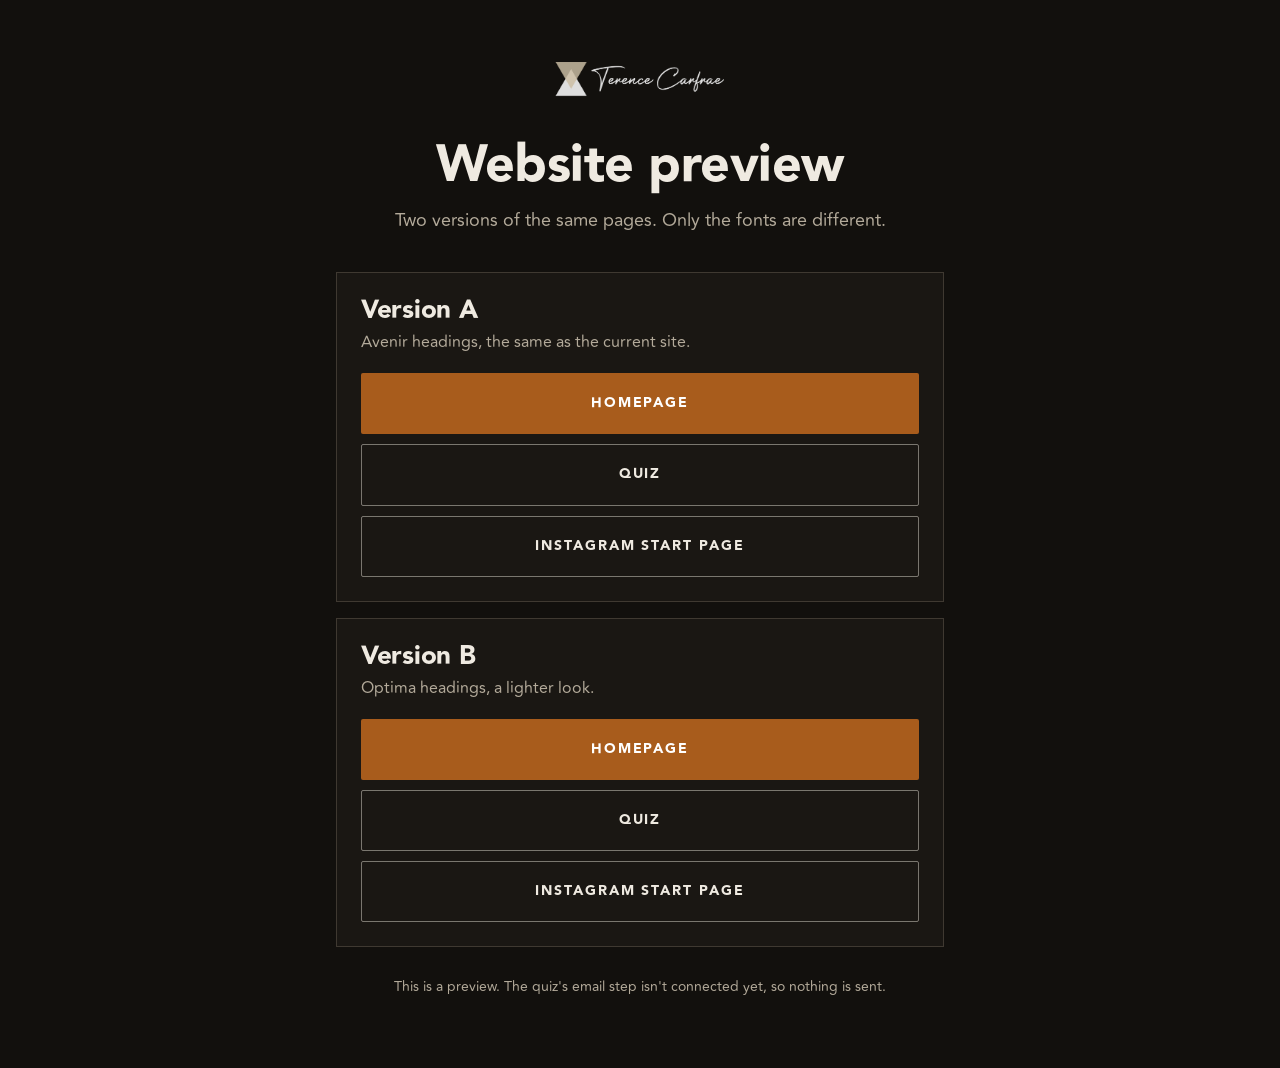
<file: index.html>
<!doctype html>
<html lang="en">
<head>
  <meta charset="utf-8">
  <meta name="viewport" content="width=device-width, initial-scale=1">
  <meta name="robots" content="noindex, nofollow">
  <title>Website Preview | Terence Carfrae</title>
  <link rel="icon" type="image/png" href="a/assets/img/favicon.png">
  <link rel="stylesheet" href="a/assets/site.css">
  <style>
    .page { max-width: 640px; margin: 0 auto; padding: 56px 16px; }
    .page > img { margin: 0 auto 36px; }
    h1 { font-size: clamp(36px, 8vw, 52px); text-align: center; margin-bottom: 12px; }
    .sub { text-align: center; color: var(--muted-light); margin-bottom: 36px; }
    .version { border: 1px solid var(--line-light); background: var(--ink-2); padding: 24px; margin-bottom: 16px; }
    .version h2 { font-size: 26px; margin-bottom: 4px; }
    .version p { color: var(--muted-light); font-size: 16px; margin-bottom: 18px; }
    .version ul { list-style: none; margin: 0; padding: 0; display: grid; gap: 10px; }
    .version .btn { width: 100%; }
    .note { text-align: center; color: var(--muted-light); font-size: 14px; margin-top: 28px; }
  </style>
</head>
<body>
<main class="page">
  <img src="a/assets/img/logo-light.png" alt="Terence Carfrae" width="184" height="46">
  <h1>Website preview</h1>
  <p class="sub">Two versions of the same pages. Only the fonts are different.</p>
  <section class="version">
    <h2>Version A</h2>
    <p>Avenir headings, the same as the current site.</p>
    <ul>
      <li><a class="btn btn-cta" href="a/index.html">Homepage</a></li>
      <li><a class="btn btn-ghost" href="a/quiz.html">Quiz</a></li>
      <li><a class="btn btn-ghost" href="a/start.html">Instagram start page</a></li>
    </ul>
  </section>
  <section class="version">
    <h2>Version B</h2>
    <p>Optima headings, a lighter look.</p>
    <ul>
      <li><a class="btn btn-cta" href="b/index.html">Homepage</a></li>
      <li><a class="btn btn-ghost" href="b/quiz.html">Quiz</a></li>
      <li><a class="btn btn-ghost" href="b/start.html">Instagram start page</a></li>
    </ul>
  </section>
  <p class="note">This is a preview. The quiz's email step isn't connected yet, so nothing is sent.</p>
</main>
</body>
</html>
</file>
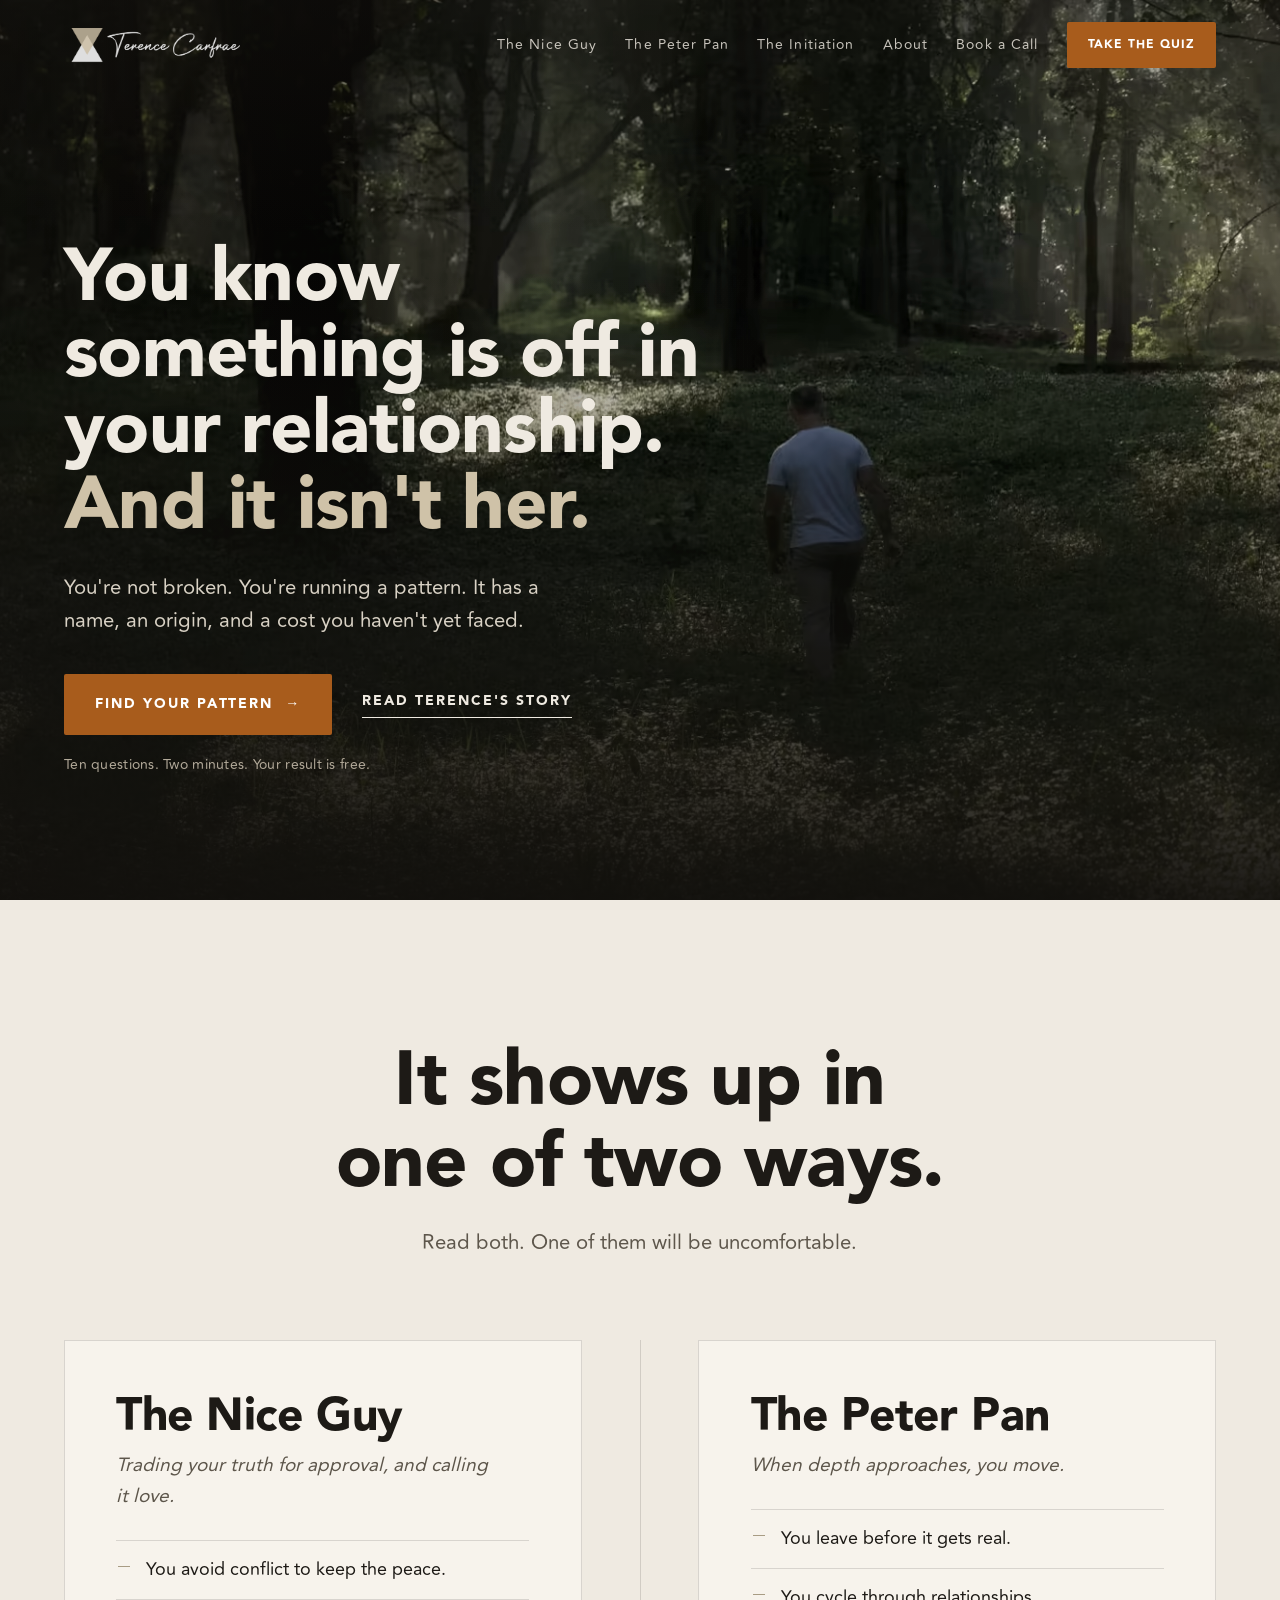
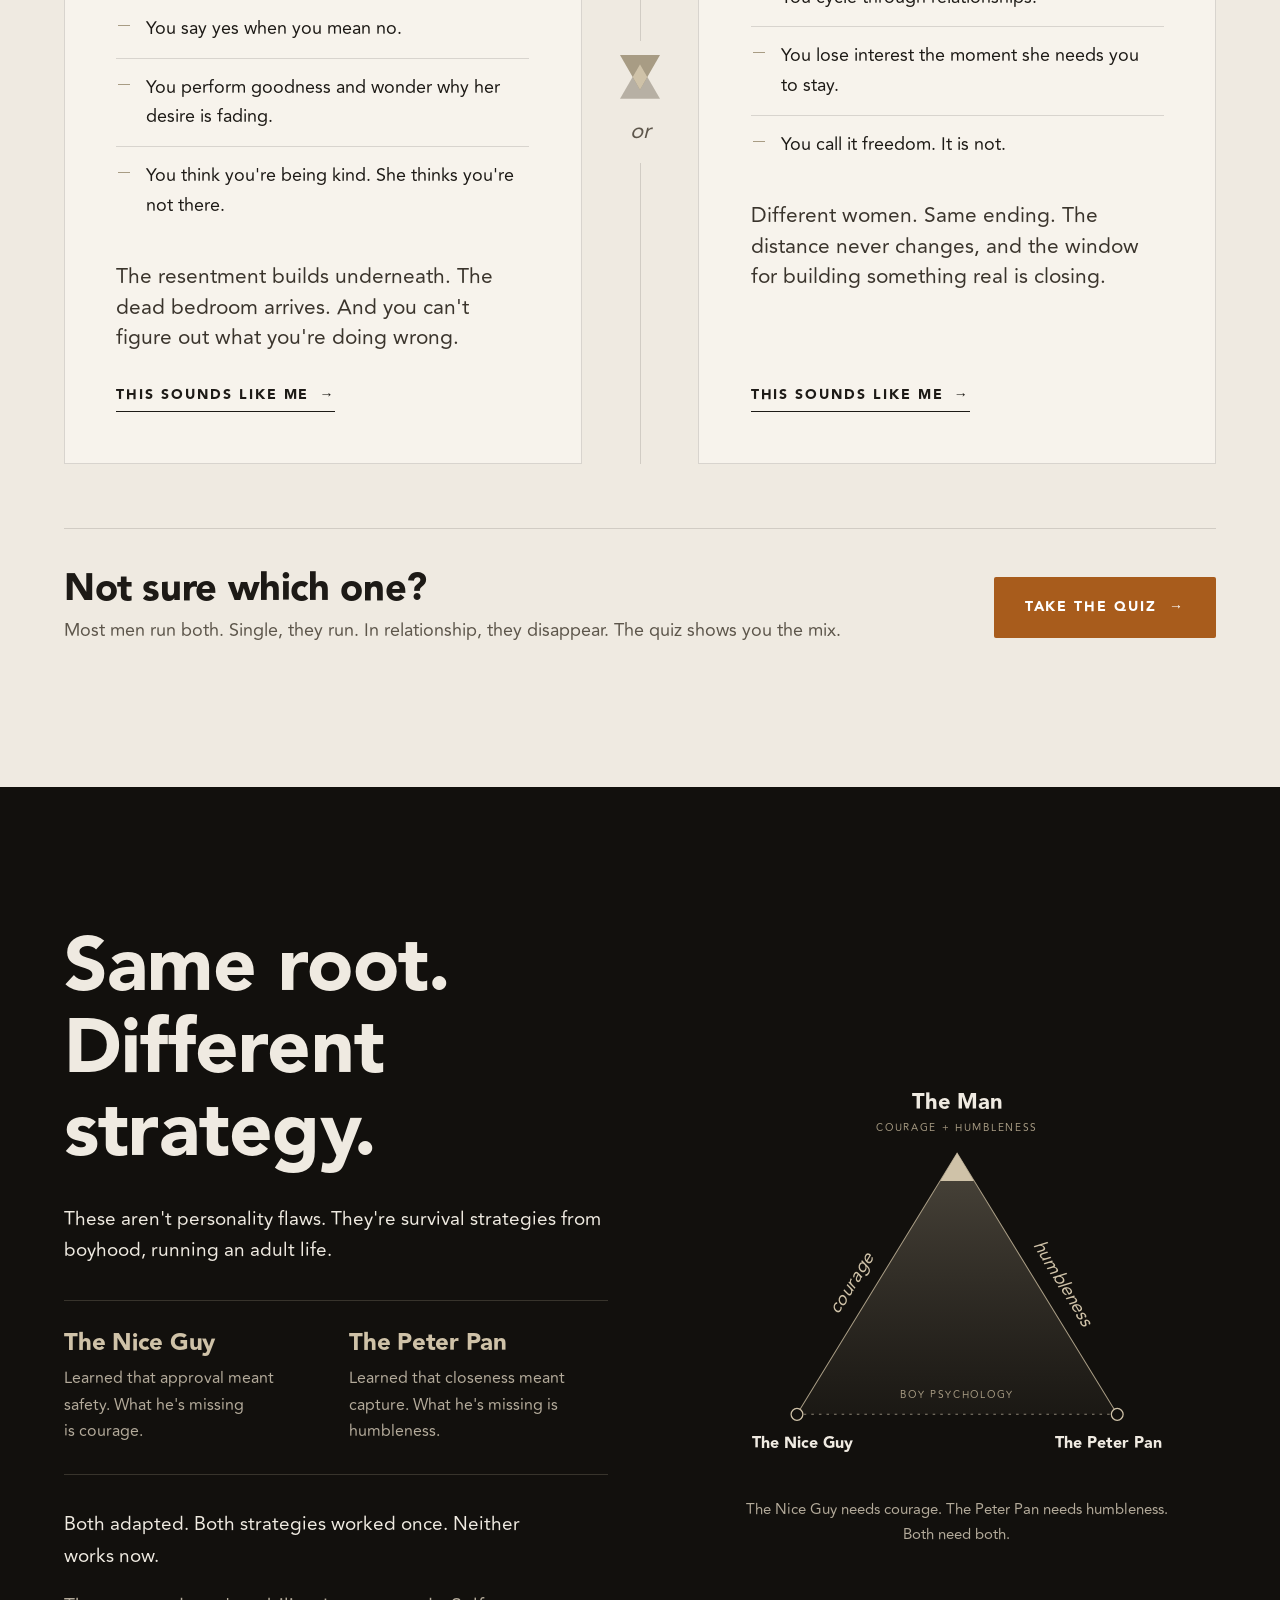
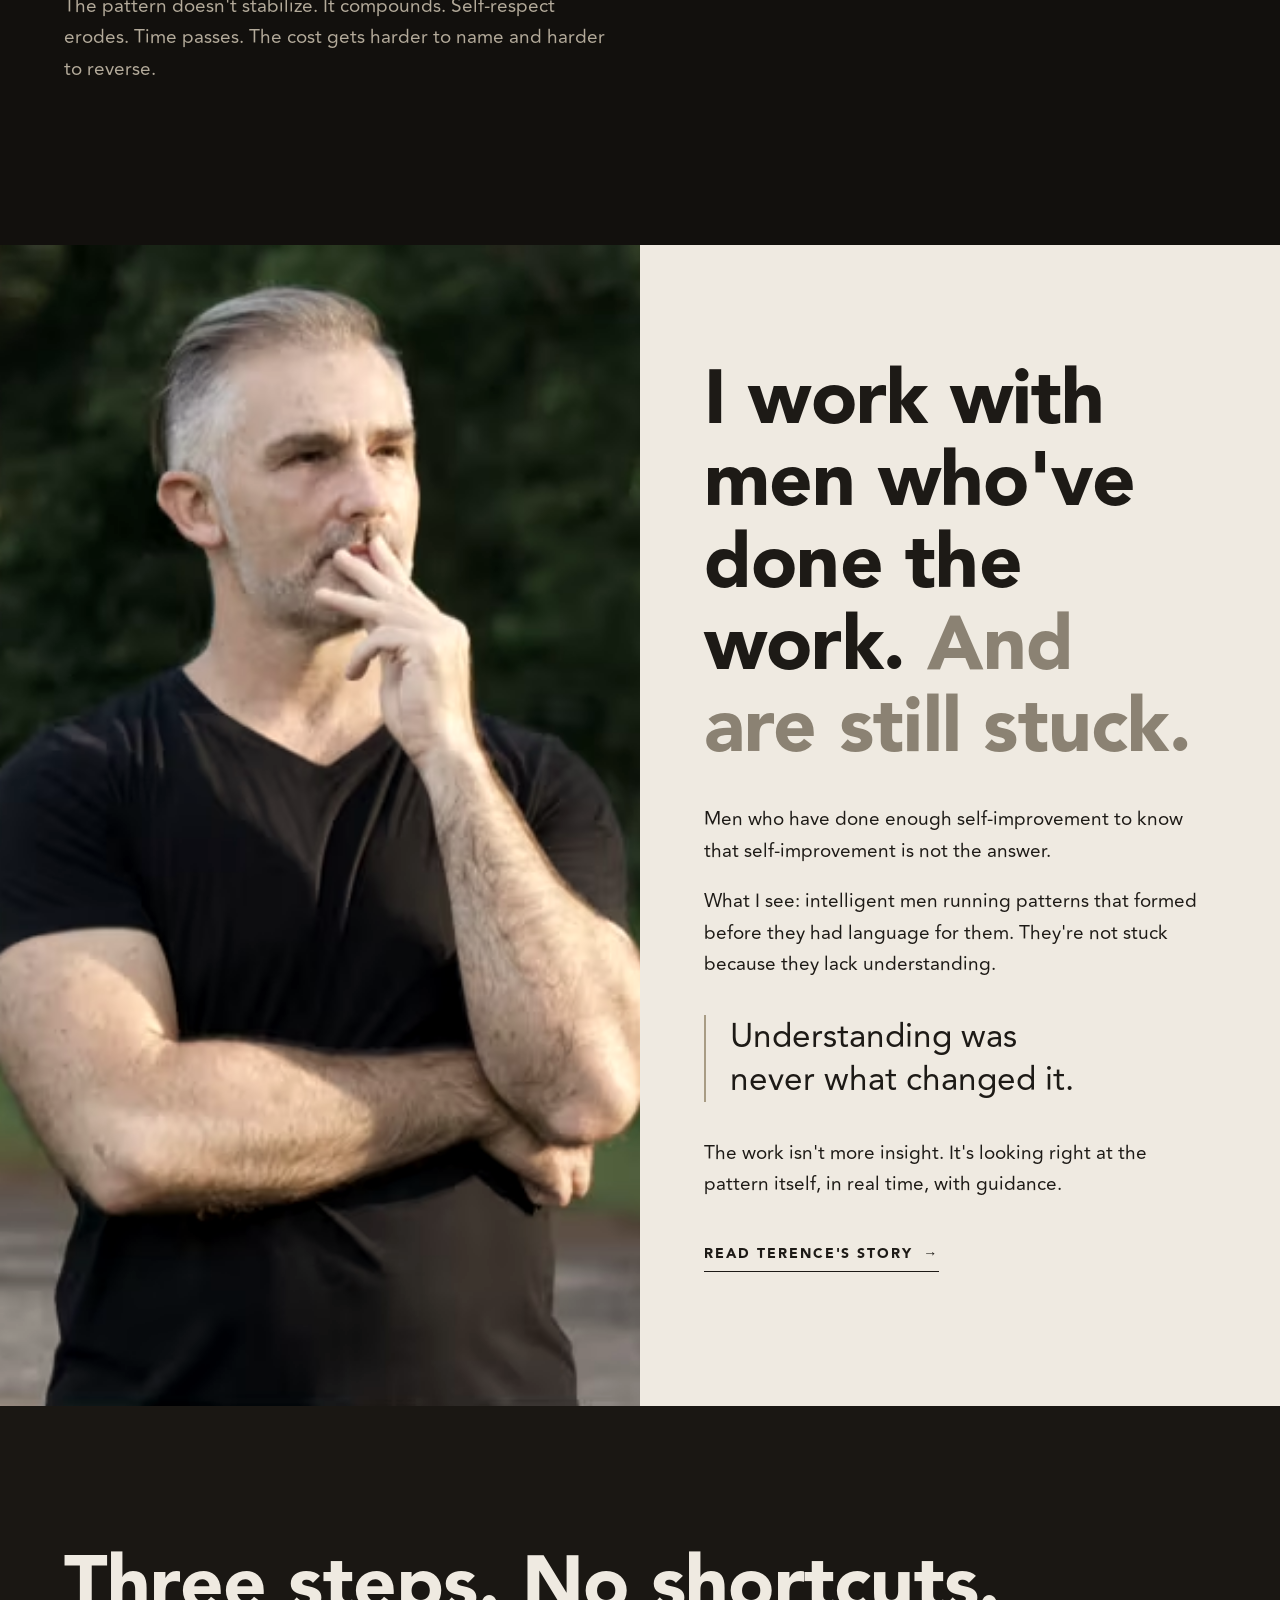
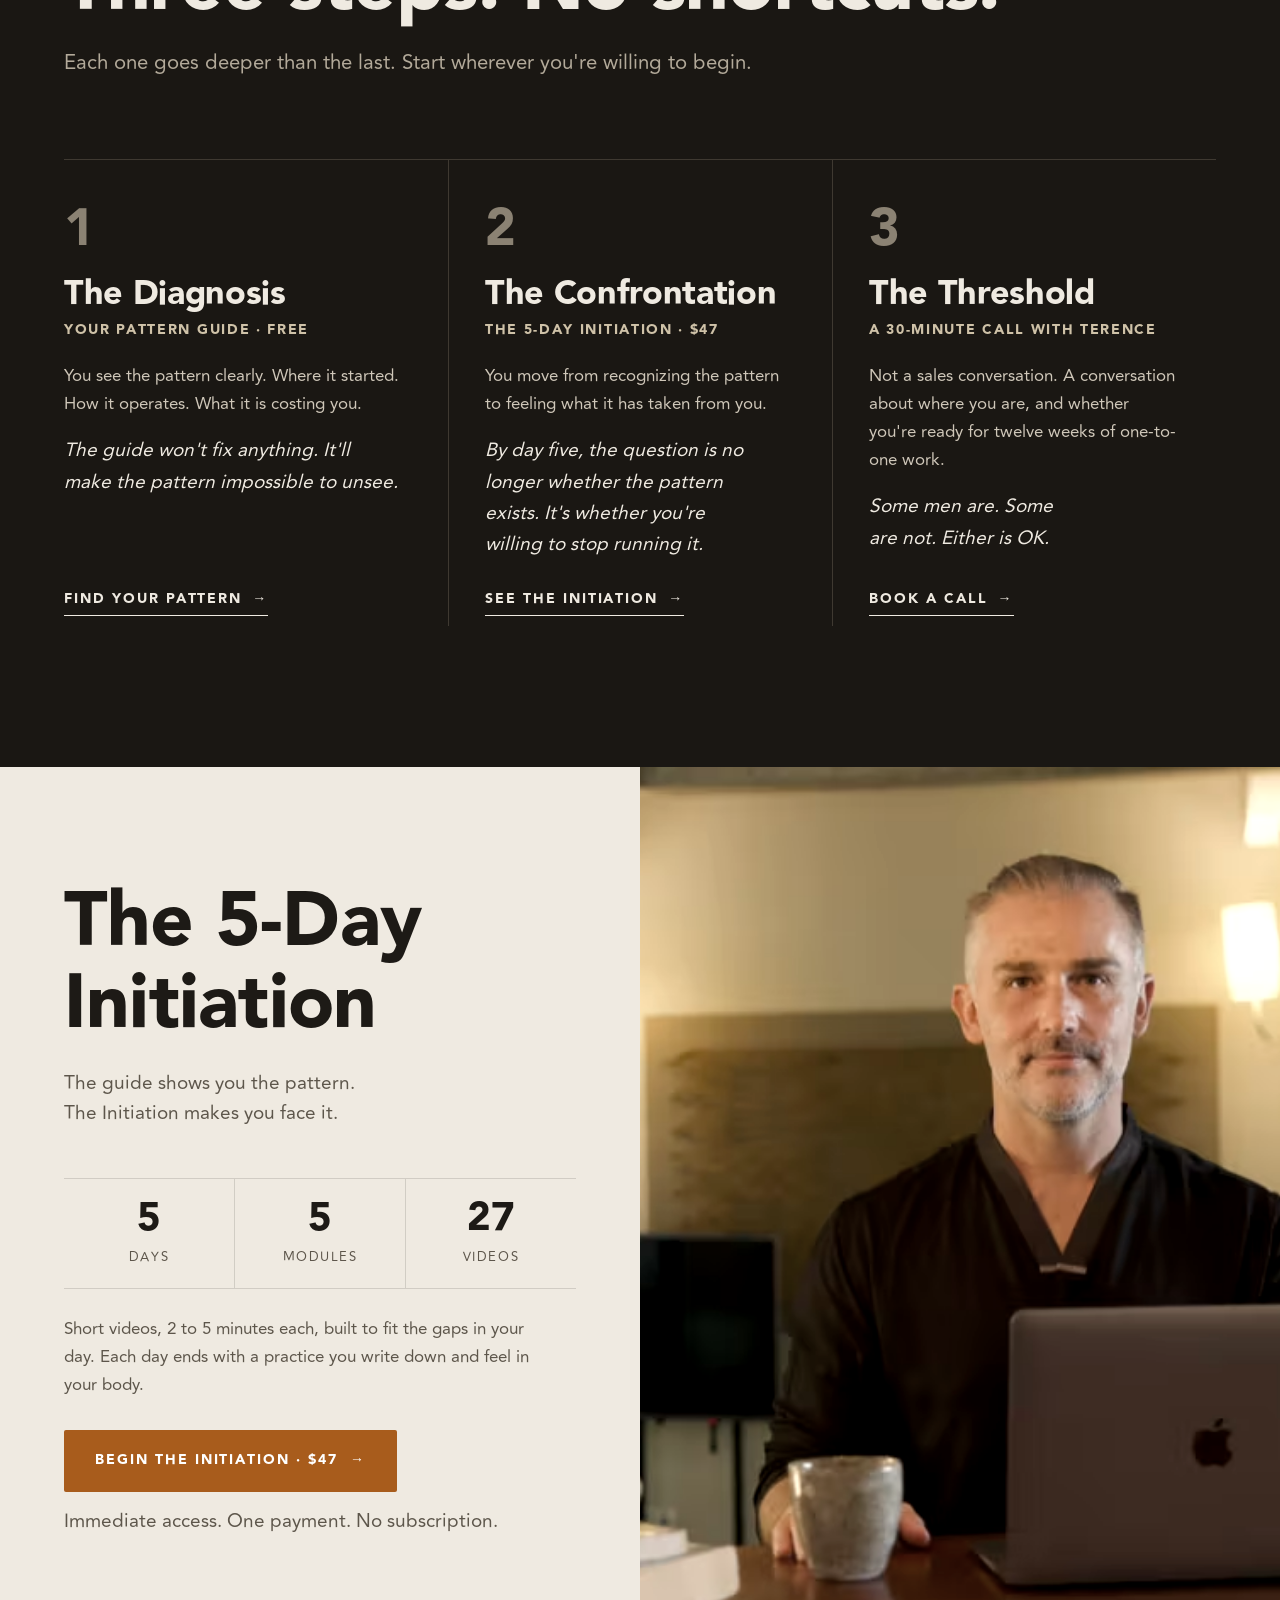
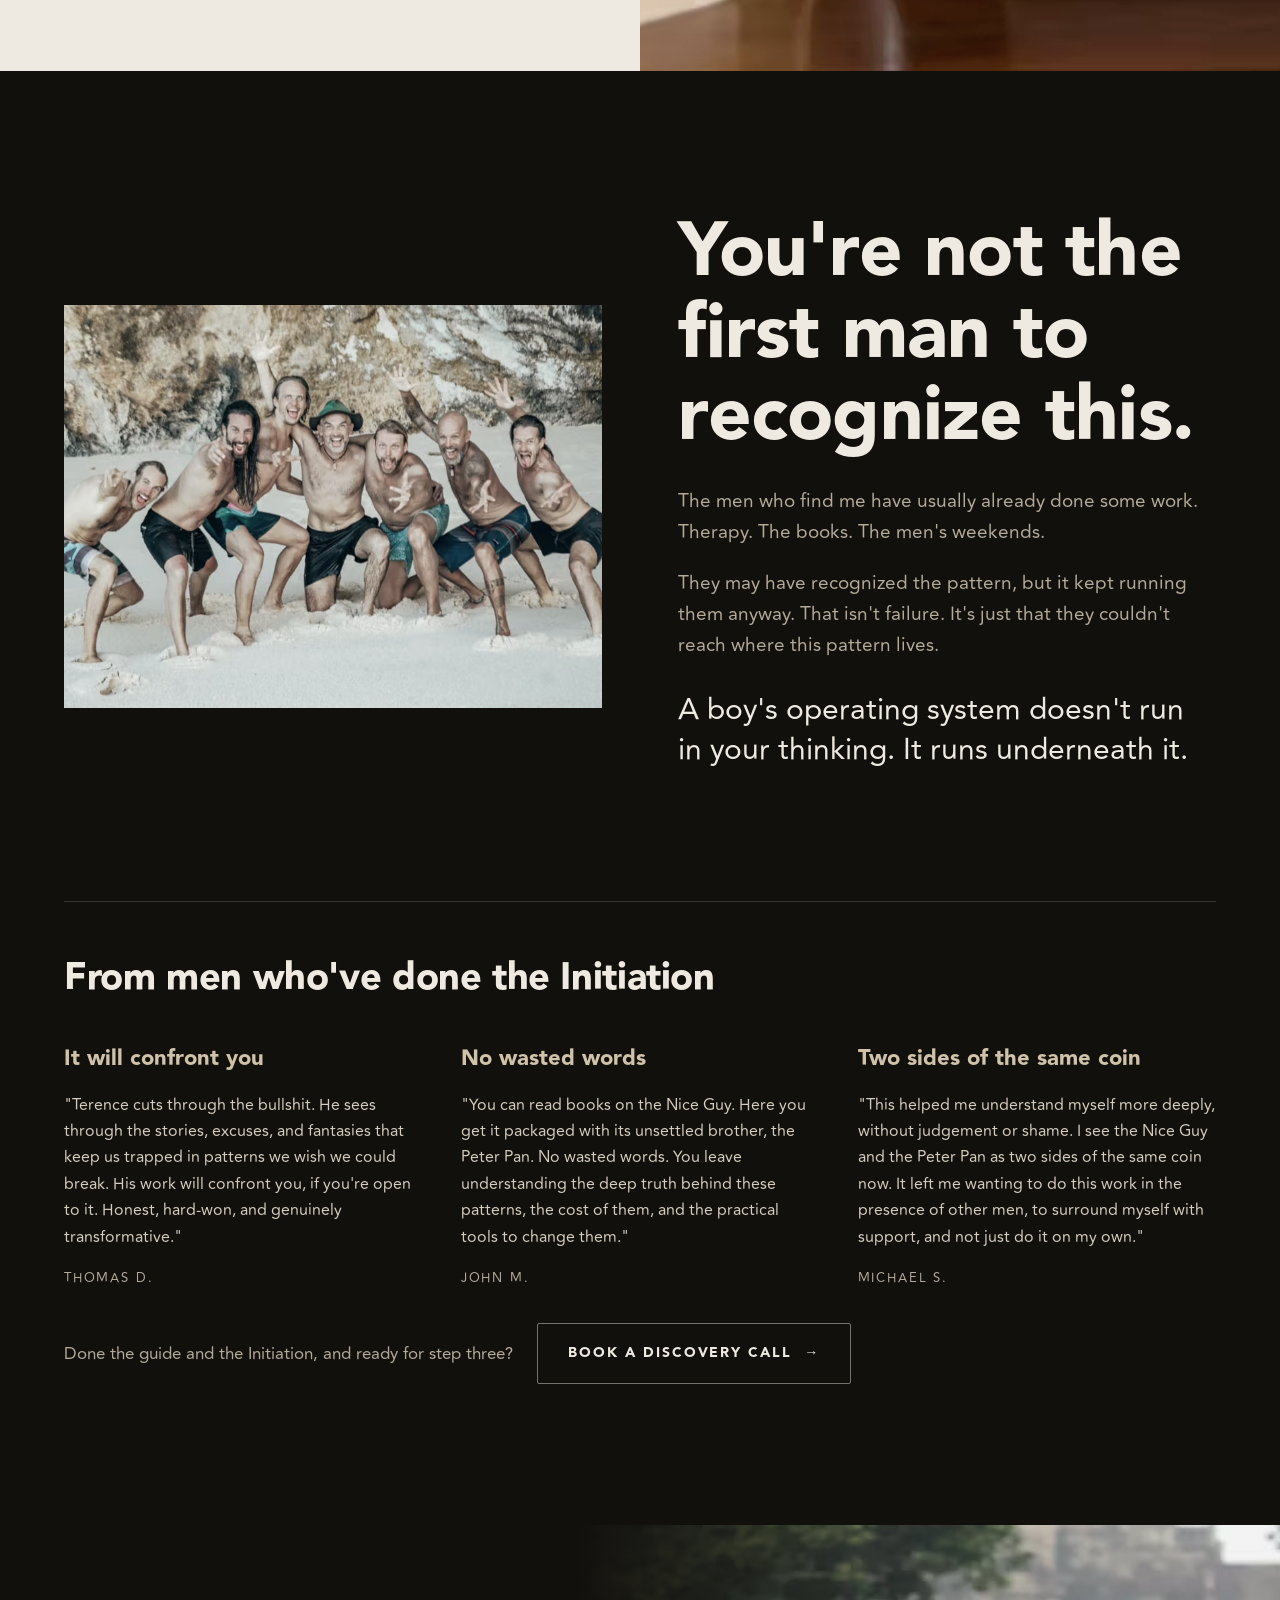
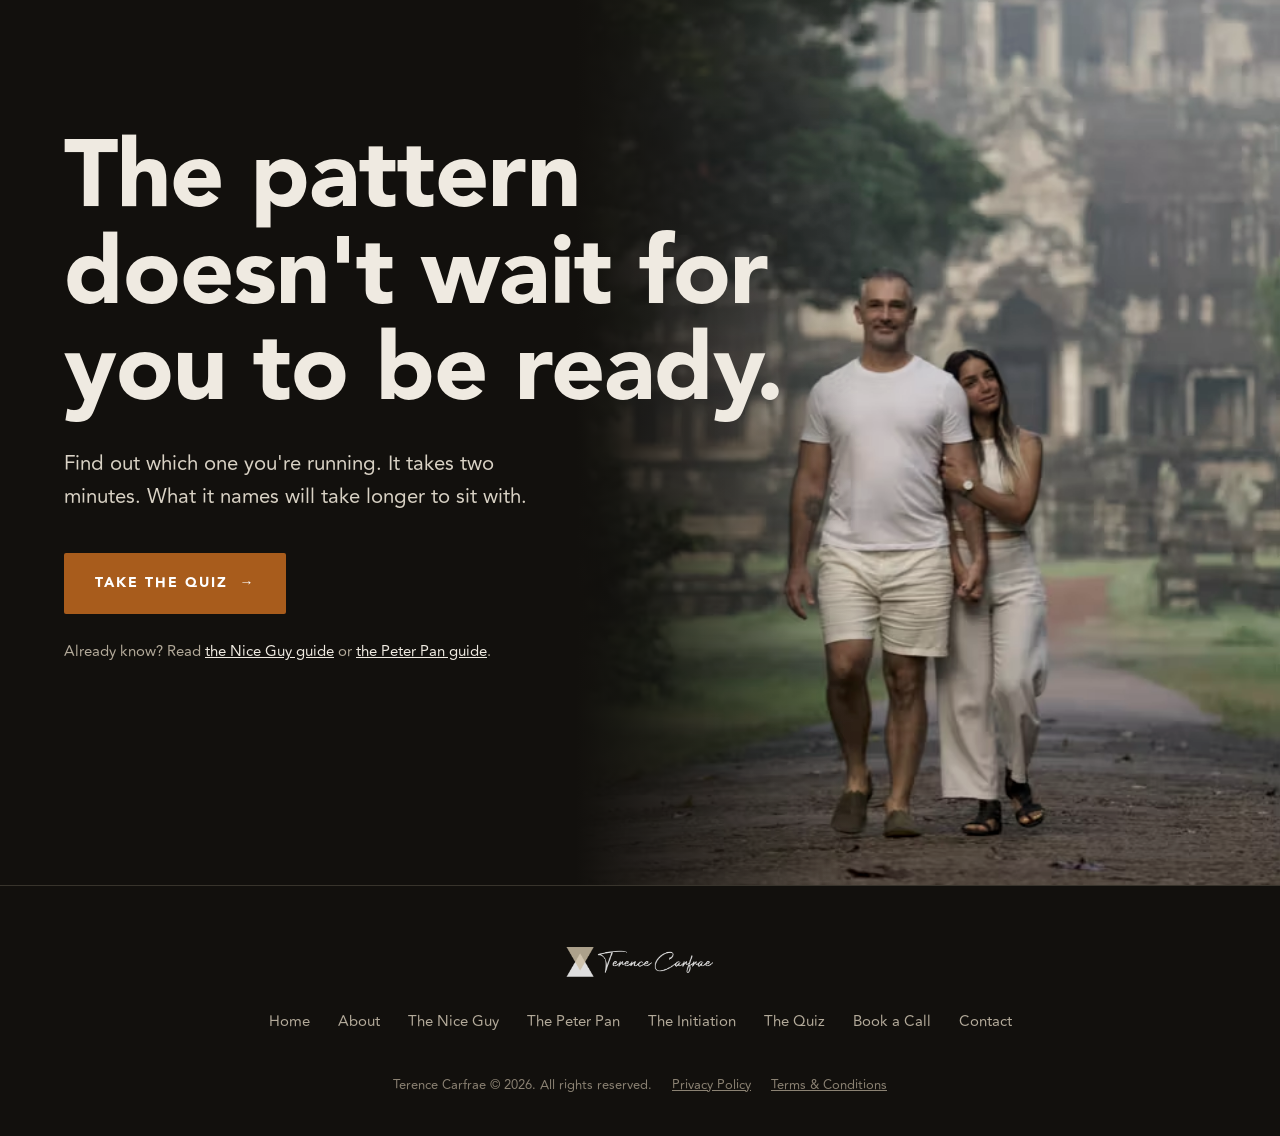
<file: a/index.html>
<!doctype html>
<html lang="en">
<head>
  <meta charset="utf-8">
  <meta name="viewport" content="width=device-width, initial-scale=1">
  <meta name="robots" content="noindex, nofollow">
  <title>Terence Carfrae | Leadership in Relationship for Self-Aware Men</title>
  <meta name="description" content="You know something is off in your relationship. And it isn't her. Find out whether you're running the Nice Guy or the Peter Pan pattern.">
  <link rel="canonical" href="https://terencecarfrae.com/">
  <meta property="og:type" content="website">
  <meta property="og:site_name" content="Terence Carfrae">
  <meta property="og:title" content="You know something is off in your relationship. And it isn't her.">
  <meta property="og:description" content="The Nice Guy or the Peter Pan? Find the pattern you're running, where it started, and what it's costing you.">
  <meta property="og:url" content="https://terencecarfrae.com/">
  <meta property="og:image" content="https://terencecarfrae.com/assets/img/social-preview.jpg">
  <meta property="og:image:width" content="1500">
  <meta property="og:image:height" content="844">
  <meta name="twitter:card" content="summary_large_image">
  <link rel="icon" type="image/png" href="assets/img/favicon.png">
  <link rel="apple-touch-icon" href="assets/img/apple-touch-icon.png">
  <link rel="preload" as="image" type="image/avif" href="assets/img/forest-path-1400.avif" imagesrcset="assets/img/forest-path-800.avif 800w, assets/img/forest-path-1400.avif 1400w, assets/img/forest-path-2000.avif 2000w" imagesizes="100vw">
  <link rel="preload" as="font" type="font/ttf" href="assets/fonts/avenir-black.ttf" crossorigin>
  <link rel="stylesheet" href="assets/site.css">
  <script>document.documentElement.classList.add('js');</script>
  <script type="application/ld+json">
  {
    "@context": "https://schema.org",
    "@graph": [
      {
        "@type": "Person",
        "@id": "https://terencecarfrae.com/#terence",
        "name": "Terence Carfrae",
        "url": "https://terencecarfrae.com/",
        "image": "https://terencecarfrae.com/assets/img/social-preview.jpg",
        "jobTitle": "Men's relationship coach",
        "knowsAbout": ["Nice Guy syndrome", "Peter Pan syndrome", "Masculine initiation", "Men's relationship coaching"]
      },
      {
        "@type": "ProfessionalService",
        "name": "Terence Carfrae Coaching",
        "url": "https://terencecarfrae.com/",
        "founder": { "@id": "https://terencecarfrae.com/#terence" },
        "description": "Coaching for men stuck in the Nice Guy or Peter Pan pattern: a free pattern guide, the 5-Day Initiation course, and twelve weeks of one-to-one work."
      }
    ]
  }
  </script>
</head>
<body>
<a class="skip" href="#main">Skip to content</a>

<header class="site-header" id="top">
  <div class="wrap">
    <a class="brand" href="index.html" aria-label="Terence Carfrae, home"><img src="assets/img/logo-light.png" alt="Terence Carfrae" width="184" height="46"></a>
    <nav class="nav" aria-label="Main">
      <a class="nav-link" href="https://terencecarfrae.com/nice-guy-pattern">The Nice Guy</a>
      <a class="nav-link" href="https://terencecarfrae.com/peter-pan-pattern">The Peter Pan</a>
      <a class="nav-link" href="https://terencecarfrae.com/5-day-initiation">The Initiation</a>
      <a class="nav-link" href="https://terencecarfrae.com/about">About</a>
      <a class="nav-link" href="https://api.leadconnectorhq.com/widget/booking/Fzyb3TQTCbFdLibyNJw4">Book a Call</a>
      <a class="btn btn-cta" href="quiz.html"><span class="quiz-long">Take the quiz</span><span class="quiz-short">Quiz</span></a>
      <details class="menu">
        <summary aria-label="Menu"><span></span></summary>
        <div class="menu-panel">
          <a href="https://terencecarfrae.com/nice-guy-pattern">The Nice Guy</a>
          <a href="https://terencecarfrae.com/peter-pan-pattern">The Peter Pan</a>
          <a href="https://terencecarfrae.com/5-day-initiation">The Initiation</a>
          <a href="https://terencecarfrae.com/about">About</a>
          <a href="https://api.leadconnectorhq.com/widget/booking/Fzyb3TQTCbFdLibyNJw4">Book a Call</a>
          <a href="https://terencecarfrae.com/contact">Contact</a>
        </div>
      </details>
    </nav>
  </div>
</header>

<main id="main">

  <!-- 1. Hero: the man walking into the light -->
  <section class="hero">
    <div class="hero-bg">
      <picture>
        <source type="image/avif" srcset="assets/img/forest-path-800.avif 800w, assets/img/forest-path-1400.avif 1400w, assets/img/forest-path-2000.avif 2000w" sizes="100vw">
        <img src="assets/img/forest-path.jpg" alt="Terence walking alone through a sunlit forest" width="1600" height="1067" fetchpriority="high">
      </picture>
    </div>
    <div class="wrap">
      <h1 class="title-xl">You know something is off in your relationship. <em>And it isn't her.</em></h1>
      <p class="lede">You're not broken. You're running a pattern. It has a name, an origin, and a cost you haven't yet faced.</p>
      <div class="hero-actions">
        <a class="btn btn-cta" href="quiz.html">Find your pattern <span class="arrow" aria-hidden="true">→</span></a>
        <a class="text-link" href="https://terencecarfrae.com/about">Read Terence's story</a>
      </div>
      <p class="hero-note">Ten questions. Two minutes. Your result is free.</p>
    </div>
  </section>

  <!-- 2. The two patterns -->
  <section class="section light" id="patterns">
    <div class="wrap">
      <div class="patterns-head reveal">
        <h2 class="title">It shows up in one of two ways.</h2>
        <p class="lede muted">Read both. One of them will be uncomfortable.</p>
      </div>

      <div class="patterns">
        <article class="pattern reveal">
          <h3>The Nice Guy</h3>
          <p class="tagline">Trading your truth for approval, and calling it love.</p>
          <ul>
            <li>You avoid conflict to keep the peace.</li>
            <li>You say yes when you mean no.</li>
            <li>You perform goodness and wonder why her desire is fading.</li>
            <li>You think you're being kind. She thinks you're not there.</li>
          </ul>
          <p class="cost">The resentment builds underneath. The dead bedroom arrives. And you can't figure out what you're doing wrong.</p>
          <a class="text-link" href="https://terencecarfrae.com/nice-guy-pattern">This sounds like me <span class="arrow" aria-hidden="true">→</span></a>
        </article>

        <div class="or" aria-hidden="true">
          <!-- The logo mark redrawn for light backgrounds: the lower triangle in stone so it doesn't vanish on bone. -->
          <svg viewBox="0 0 270 296"><polygon points="0,0 270,0 135,234" fill="#a89c84"/><polygon points="0,296 270,296 135,62" fill="#8b8273" opacity=".55"/><polygon points="135,62 85.4,148 135,234 184.6,148" fill="#cfc2a8"/></svg>
          <span>or</span>
        </div>

        <article class="pattern reveal">
          <h3>The Peter Pan</h3>
          <p class="tagline">When depth approaches, you move.</p>
          <ul>
            <li>You leave before it gets real.</li>
            <li>You cycle through relationships.</li>
            <li>You lose interest the moment she needs you to stay.</li>
            <li>You call it freedom. It is not.</li>
          </ul>
          <p class="cost">Different women. Same ending. The distance never changes, and the window for building something real is closing.</p>
          <a class="text-link" href="https://terencecarfrae.com/peter-pan-pattern">This sounds like me <span class="arrow" aria-hidden="true">→</span></a>
        </article>
      </div>

      <div class="quiz-strip reveal">
        <div>
          <h3>Not sure which one?</h3>
          <p class="muted">Most men run both. Single, they run. In relationship, they disappear. The quiz shows you the mix.</p>
        </div>
        <a class="btn btn-cta" href="quiz.html">Take the quiz <span class="arrow" aria-hidden="true">→</span></a>
      </div>
    </div>
  </section>

  <!-- 3. Same root, different strategy -->
  <section class="section">
    <div class="wrap root-grid">
      <div class="root-copy reveal">
        <h2 class="title">Same root. Different strategy.</h2>
        <p>These aren't personality flaws. They're survival strategies from boyhood, running an adult life.</p>
        <div class="pair">
          <div>
            <h3>The Nice Guy</h3>
            <p>Learned that approval meant safety. What he's missing is courage.</p>
          </div>
          <div>
            <h3>The Peter Pan</h3>
            <p>Learned that closeness meant capture. What he's missing is humbleness.</p>
          </div>
        </div>
        <p>Both adapted. Both strategies worked once. Neither works now.</p>
        <p class="muted">The pattern doesn't stabilize. It compounds. Self-respect erodes. Time passes. The cost gets harder to name and harder to reverse.</p>
      </div>

      <figure class="triangle reveal">
        <svg viewBox="0 0 520 470" role="img" aria-labelledby="tri-title tri-desc">
          <title id="tri-title">The path from boy to man</title>
          <desc id="tri-desc">A triangle. The Nice Guy and the Peter Pan sit at the two lower corners. The Nice Guy climbs by courage, the Peter Pan by humbleness, and both meet at the top as the man.</desc>
          <defs>
            <linearGradient id="g" x1="0" y1="1" x2="0" y2="0">
              <stop offset="0" stop-color="#a89c84" stop-opacity=".06"/>
              <stop offset="1" stop-color="#cfc2a8" stop-opacity=".3"/>
            </linearGradient>
          </defs>
          <polygon points="260,82 70,392 450,392" fill="url(#g)"/>
          <polyline points="70,392 260,82 450,392" fill="none" stroke="#a89c84" stroke-width="1.2"/>
          <line x1="78" y1="392" x2="442" y2="392" stroke="#8b8273" stroke-width="1.2" stroke-dasharray="3 6"/>
          <polygon points="260,82 240,115 280,115" fill="#cfc2a8"/>
          <circle cx="70" cy="392" r="7" fill="#12100d" stroke="#cfc2a8" stroke-width="1.5"/>
          <circle cx="450" cy="392" r="7" fill="#12100d" stroke="#cfc2a8" stroke-width="1.5"/>
          <text x="260" y="30" text-anchor="middle" fill="#efeae1" font-family="Avenir TC, Avenir, sans-serif" font-weight="900" font-size="26">The Man</text>
          <text class="small" x="260" y="56" text-anchor="middle" fill="#a89c84" font-family="Avenir TC, Avenir, sans-serif" letter-spacing="2">COURAGE + HUMBLENESS</text>
          <text x="140" y="240" text-anchor="middle" fill="#cfc2a8" font-family="Avenir TC, Avenir, sans-serif" font-size="22" font-style="italic" transform="rotate(-58.5 140 240)">courage</text>
          <text x="380" y="240" text-anchor="middle" fill="#cfc2a8" font-family="Avenir TC, Avenir, sans-serif" font-size="22" font-style="italic" transform="rotate(58.5 380 240)">humbleness</text>
          <text x="76" y="432" text-anchor="middle" fill="#efeae1" font-family="Avenir TC, Avenir, sans-serif" font-weight="900" font-size="19">The Nice Guy</text>
          <text x="440" y="432" text-anchor="middle" fill="#efeae1" font-family="Avenir TC, Avenir, sans-serif" font-weight="900" font-size="19">The Peter Pan</text>
          <text class="small" x="260" y="372" text-anchor="middle" fill="#a89c84" font-family="Avenir TC, Avenir, sans-serif" letter-spacing="2">BOY PSYCHOLOGY</text>
        </svg>
        <figcaption>The Nice Guy needs courage. The Peter Pan needs humbleness. Both need both.</figcaption>
      </figure>
    </div>
  </section>

  <!-- 4. About -->
  <section class="split-section about light">
    <div class="split-photo">
      <picture>
        <source type="image/avif" srcset="assets/img/pensive-800.avif 800w, assets/img/pensive-1400.avif 1400w" sizes="(max-width: 900px) 100vw, 50vw">
        <img src="assets/img/pensive.jpg" alt="Terence Carfrae standing outdoors, thinking" width="1400" height="933" loading="lazy">
      </picture>
    </div>
    <div class="split-copy reveal">
      <h2 class="title">I work with men who've done the work. <span>And are still stuck.</span></h2>
      <p>Men who have done enough self-improvement to know that self-improvement is not the answer.</p>
      <p>What I see: intelligent men running patterns that formed before they had language for them. They're not stuck because they lack understanding.</p>
      <p class="pull">Understanding was never what changed it.</p>
      <p>The work isn't more insight. It's looking right at the pattern itself, in real time, with guidance.</p>
      <p style="margin-top: 18px"><a class="text-link" href="https://terencecarfrae.com/about">Read Terence's story <span class="arrow" aria-hidden="true">→</span></a></p>
    </div>
  </section>

  <!-- 5. The path -->
  <section class="section ink-2">
    <div class="wrap">
      <div class="path-head reveal">
        <div>
          <h2 class="title">Three steps. No shortcuts.</h2>
          <p class="lede muted">Each one goes deeper than the last. Start wherever you're willing to begin.</p>
        </div>
      </div>
      <div class="steps">
        <div class="step reveal">
          <span class="num" aria-hidden="true">1</span>
          <h3>The Diagnosis</h3>
          <div class="what">Your pattern guide · Free</div>
          <p>You see the pattern clearly. Where it started. How it operates. What it is costing you.</p>
          <p class="closer">The guide won't fix anything. It'll make the pattern impossible to unsee.</p>
          <div class="links"><a class="text-link" href="quiz.html">Find your pattern <span class="arrow" aria-hidden="true">→</span></a></div>
        </div>
        <div class="step reveal">
          <span class="num" aria-hidden="true">2</span>
          <h3>The Confrontation</h3>
          <div class="what">The 5-Day Initiation · $47</div>
          <p>You move from recognizing the pattern to feeling what it has taken from you.</p>
          <p class="closer">By day five, the question is no longer whether the pattern exists. It's whether you're willing to stop running it.</p>
          <div class="links"><a class="text-link" href="https://terencecarfrae.com/5-day-initiation">See the Initiation <span class="arrow" aria-hidden="true">→</span></a></div>
        </div>
        <div class="step reveal">
          <span class="num" aria-hidden="true">3</span>
          <h3>The Threshold</h3>
          <div class="what">A 30-minute call with Terence</div>
          <p>Not a sales conversation. A conversation about where you are, and whether you're ready for twelve weeks of one-to-one work.</p>
          <p class="closer">Some men are. Some are not. Either is OK.</p>
          <div class="links"><a class="text-link" href="https://api.leadconnectorhq.com/widget/booking/Fzyb3TQTCbFdLibyNJw4">Book a call <span class="arrow" aria-hidden="true">→</span></a></div>
        </div>
      </div>
    </div>
  </section>

  <!-- 6. The Initiation: copy left, Terence at his desk right -->
  <section class="split-section initiation light">
    <div class="split-copy reveal">
      <h2 class="title">The 5-Day Initiation</h2>
      <p class="lede muted">The guide shows you the pattern. The Initiation makes you face it.</p>
      <div class="facts">
        <div><strong>5</strong><span>Days</span></div>
        <div><strong>5</strong><span>Modules</span></div>
        <div><strong>27</strong><span>Videos</span></div>
      </div>
      <p class="detail">Short videos, 2 to 5 minutes each, built to fit the gaps in your day. Each day ends with a practice you write down and feel in your body.</p>
      <div class="btn-row" style="margin-top: 14px">
        <a class="btn btn-cta" href="https://terencecarfrae.com/5-day-initiation">Begin the Initiation · $47 <span class="arrow" aria-hidden="true">→</span></a>
      </div>
      <p class="price-line">Immediate access. One payment. No subscription.</p>
    </div>
    <div class="split-photo">
      <picture>
        <source type="image/avif" srcset="assets/img/desk-800.avif 800w, assets/img/desk-1400.avif 1400w" sizes="(max-width: 900px) 100vw, 50vw">
        <img src="assets/img/desk.jpg" alt="Terence at his desk in a lamplit room, ready to teach" width="1400" height="933" loading="lazy">
      </picture>
    </div>
  </section>

  <!-- 7. Not the first man, with words from men who've done the Initiation -->
  <section class="section">
    <div class="wrap">
      <div class="proof">
        <div class="proof-img reveal">
          <picture>
            <source type="image/avif" srcset="assets/img/brotherhood-800.avif 800w, assets/img/brotherhood-1200.avif 1200w" sizes="(max-width: 900px) 100vw, 50vw">
            <img src="assets/img/brotherhood.jpg" alt="A group of men laughing together on a beach" width="1000" height="999" loading="lazy">
          </picture>
        </div>
        <div class="reveal">
          <h2 class="title">You're not the first man to recognize this.</h2>
          <p class="muted">The men who find me have usually already done some work. Therapy. The books. The men's weekends.</p>
          <p class="muted">They may have recognized the pattern, but it kept running them anyway. That isn't failure. It's just that they couldn't reach where this pattern lives.</p>
          <p class="strong">A boy's operating system doesn't run in your thinking. It runs underneath it.</p>
        </div>
      </div>

      <div class="quotes">
        <h3 class="quotes-title reveal">From men who've done the Initiation</h3>
        <figure class="quote reveal">
          <h4>It will confront you</h4>
          <blockquote>"Terence cuts through the bullshit. He sees through the stories, excuses, and fantasies that keep us trapped in patterns we wish we could break. His work will confront you, if you're open to it. Honest, hard-won, and genuinely transformative."</blockquote>
          <figcaption>Thomas D.</figcaption>
        </figure>
        <figure class="quote reveal">
          <h4>No wasted words</h4>
          <blockquote>"You can read books on the Nice Guy. Here you get it packaged with its unsettled brother, the Peter Pan. No wasted words. You leave understanding the deep truth behind these patterns, the cost of them, and the practical tools to change them."</blockquote>
          <figcaption>John M.</figcaption>
        </figure>
        <figure class="quote reveal">
          <h4>Two sides of the same coin</h4>
          <blockquote>"This helped me understand myself more deeply, without judgement or shame. I see the Nice Guy and the Peter Pan as two sides of the same coin now. It left me wanting to do this work in the presence of other men, to surround myself with support, and not just do it on my own."</blockquote>
          <figcaption>Michael S.</figcaption>
        </figure>
      </div>

      <div class="call-line reveal">
        <p class="muted">Done the guide and the Initiation, and ready for step three?</p>
        <a class="btn btn-ghost" href="https://api.leadconnectorhq.com/widget/booking/Fzyb3TQTCbFdLibyNJw4">Book a discovery call <span class="arrow" aria-hidden="true">→</span></a>
      </div>
    </div>
  </section>

  <!-- 8. Close: the same man, now walking with her -->
  <section class="close">
    <div class="close-bg">
      <picture>
        <source type="image/avif" srcset="assets/img/temple-couple-800.avif 800w, assets/img/temple-couple-1400.avif 1400w" sizes="(max-width: 900px) 100vw, 55vw">
        <img src="assets/img/temple-couple.jpg" alt="Terence walking hand in hand with his partner at a temple at dawn" width="933" height="1400" loading="lazy">
      </picture>
    </div>
    <div class="wrap reveal">
      <h2 class="title-xl">The pattern doesn't wait for you to be ready.</h2>
      <p class="lede">Find out which one you're running. It takes two minutes. What it names will take longer to sit with.</p>
      <a class="btn btn-cta" href="quiz.html">Take the quiz <span class="arrow" aria-hidden="true">→</span></a>
      <p class="sub-links">Already know? Read <a href="https://terencecarfrae.com/nice-guy-pattern">the Nice Guy guide</a> or <a href="https://terencecarfrae.com/peter-pan-pattern">the Peter Pan guide</a>.</p>
    </div>
  </section>

</main>

<footer class="site-footer">
  <div class="wrap">
    <div class="foot">
      <img src="assets/img/logo-light.png" alt="Terence Carfrae" width="160" height="40" loading="lazy">
      <nav aria-label="Footer">
        <a href="index.html">Home</a>
        <a href="https://terencecarfrae.com/about">About</a>
        <a href="https://terencecarfrae.com/nice-guy-pattern">The Nice Guy</a>
        <a href="https://terencecarfrae.com/peter-pan-pattern">The Peter Pan</a>
        <a href="https://terencecarfrae.com/5-day-initiation">The Initiation</a>
        <a href="quiz.html">The Quiz</a>
        <a href="https://api.leadconnectorhq.com/widget/booking/Fzyb3TQTCbFdLibyNJw4">Book a Call</a>
        <a href="https://terencecarfrae.com/contact">Contact</a>
      </nav>
    </div>
    <div class="legal">
      <span>Terence Carfrae © 2026. All rights reserved.</span>
      <a href="https://terencecarfrae.com/privacy">Privacy Policy</a>
      <a href="https://terencecarfrae.com/terms">Terms &amp; Conditions</a>
    </div>
  </div>
</footer>

<script>
  // Fade sections in as they scroll into view.
  const io = new IntersectionObserver((entries) => {
    entries.forEach((e) => { if (e.isIntersecting) { e.target.classList.add('in'); io.unobserve(e.target); } });
  }, { threshold: 0.12, rootMargin: '0px 0px -40px 0px' });
  document.querySelectorAll('.reveal').forEach((el) => io.observe(el));

  // Compact header once the visitor scrolls past the top of the hero.
  const header = document.querySelector('.site-header');
  const onScroll = () => header.classList.toggle('scrolled', window.scrollY > 80);
  window.addEventListener('scroll', onScroll, { passive: true });
  onScroll();

  // Mobile menu: close on Escape, on a tap outside, and after choosing a link.
  const menu = document.querySelector('.menu');
  const closeMenu = (focus) => { if (!menu.open) return; menu.open = false; if (focus) menu.querySelector('summary').focus(); };
  document.addEventListener('keydown', (e) => { if (e.key === 'Escape') closeMenu(true); });
  document.addEventListener('click', (e) => { if (!menu.contains(e.target)) closeMenu(false); });
  menu.querySelectorAll('a').forEach((a) => a.addEventListener('click', () => closeMenu(false)));
</script>
</body>
</html>
</file>
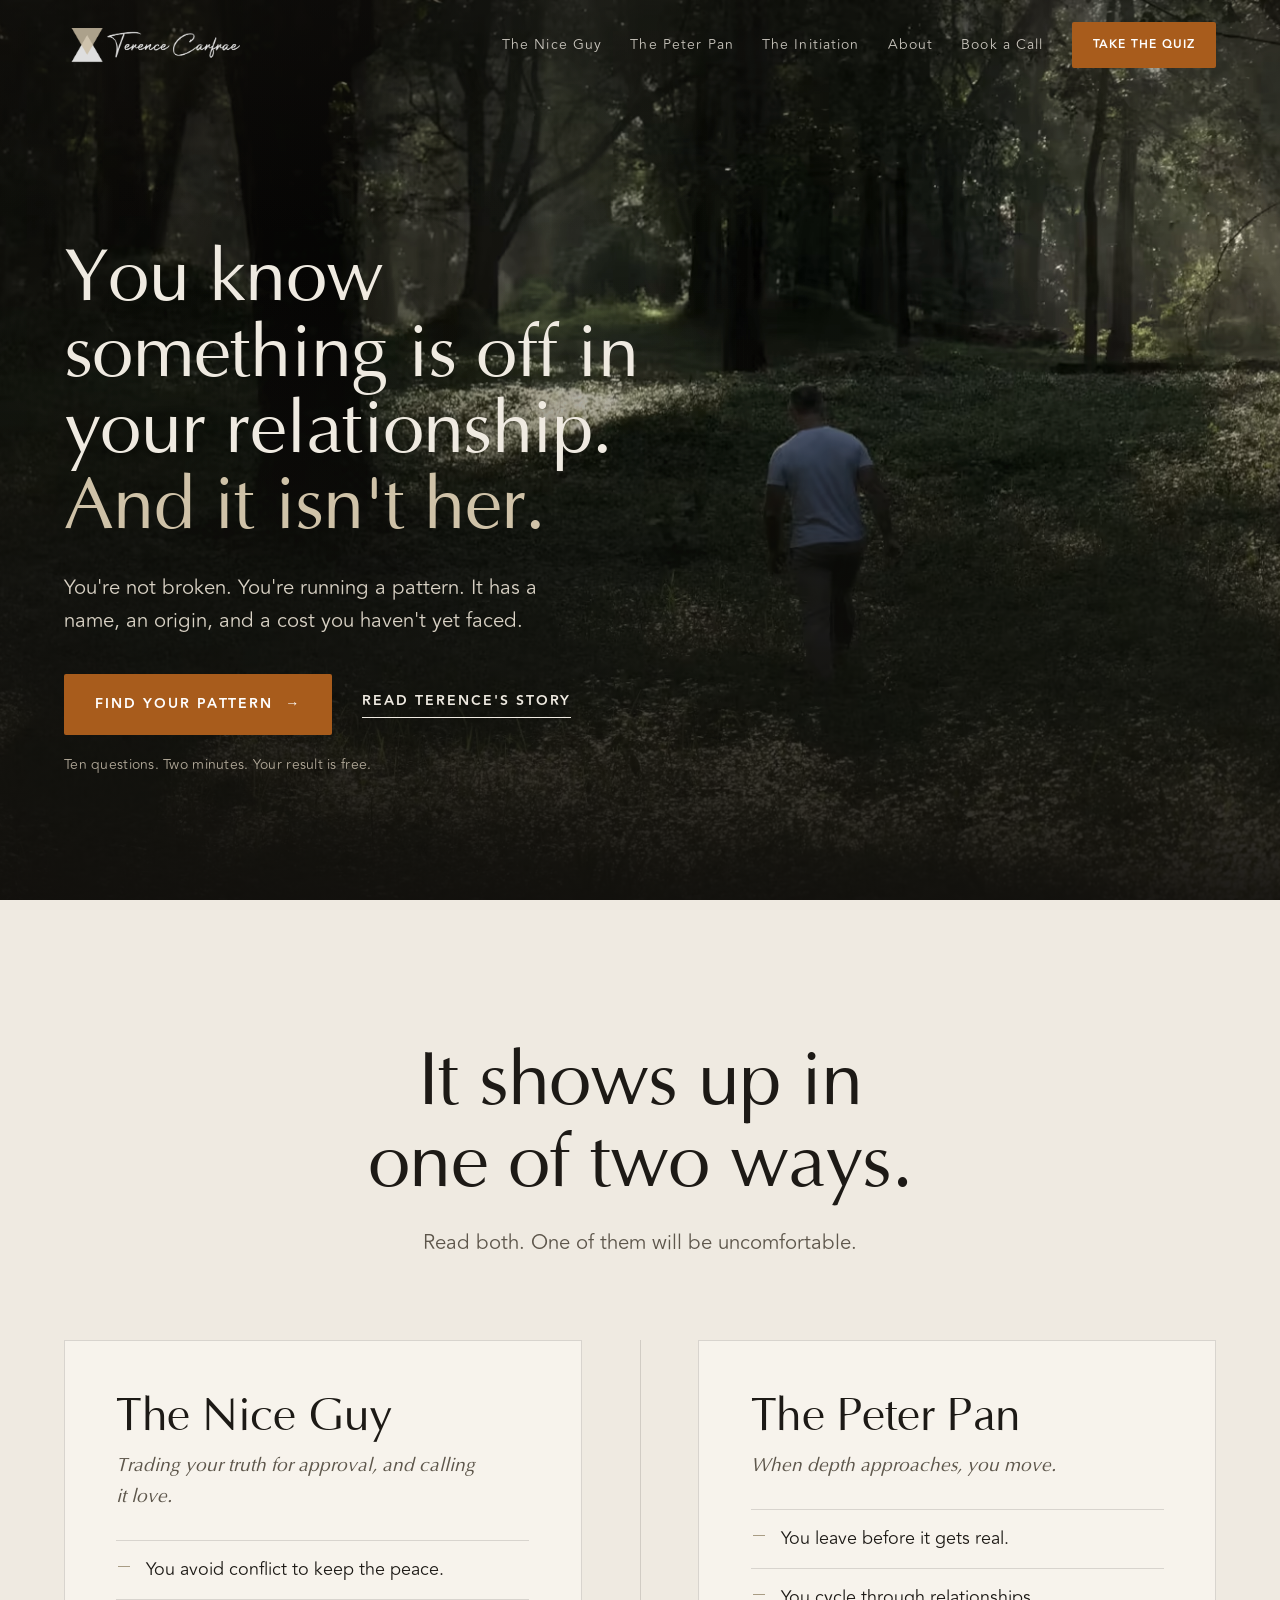
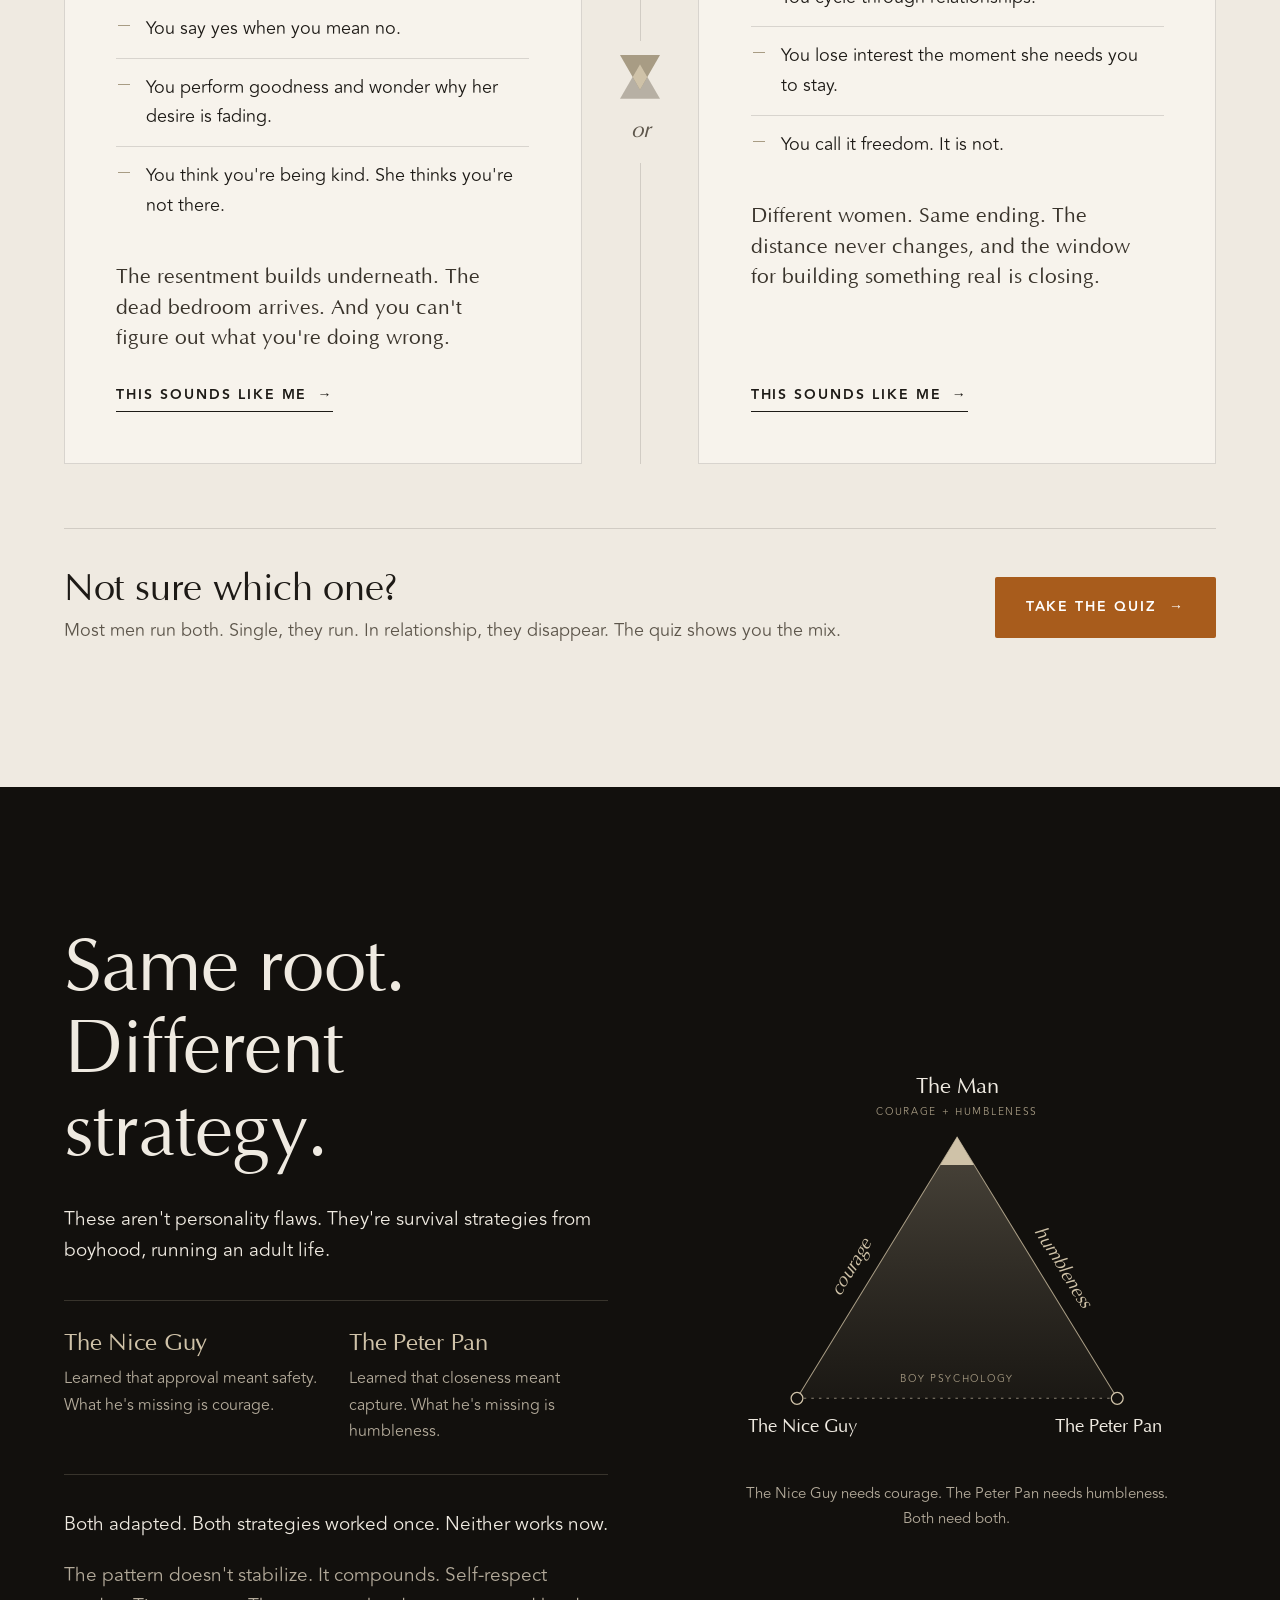
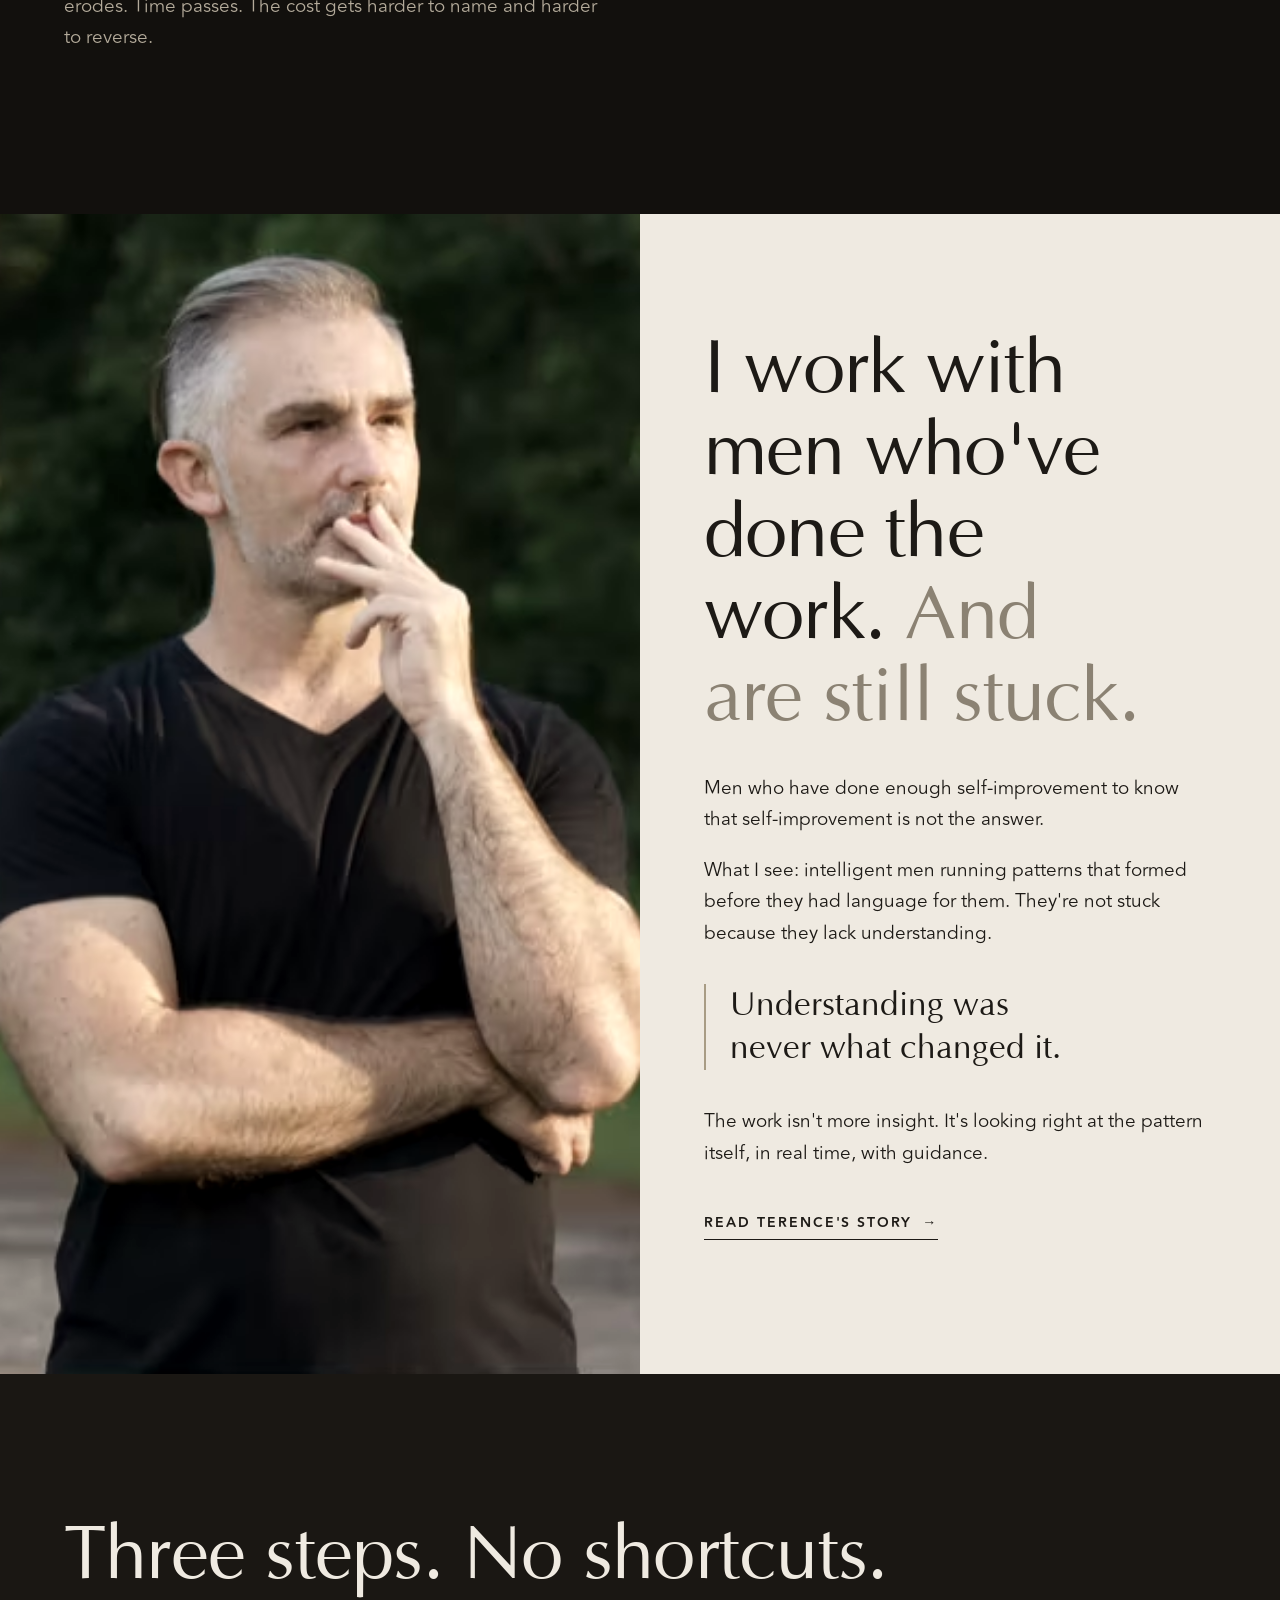
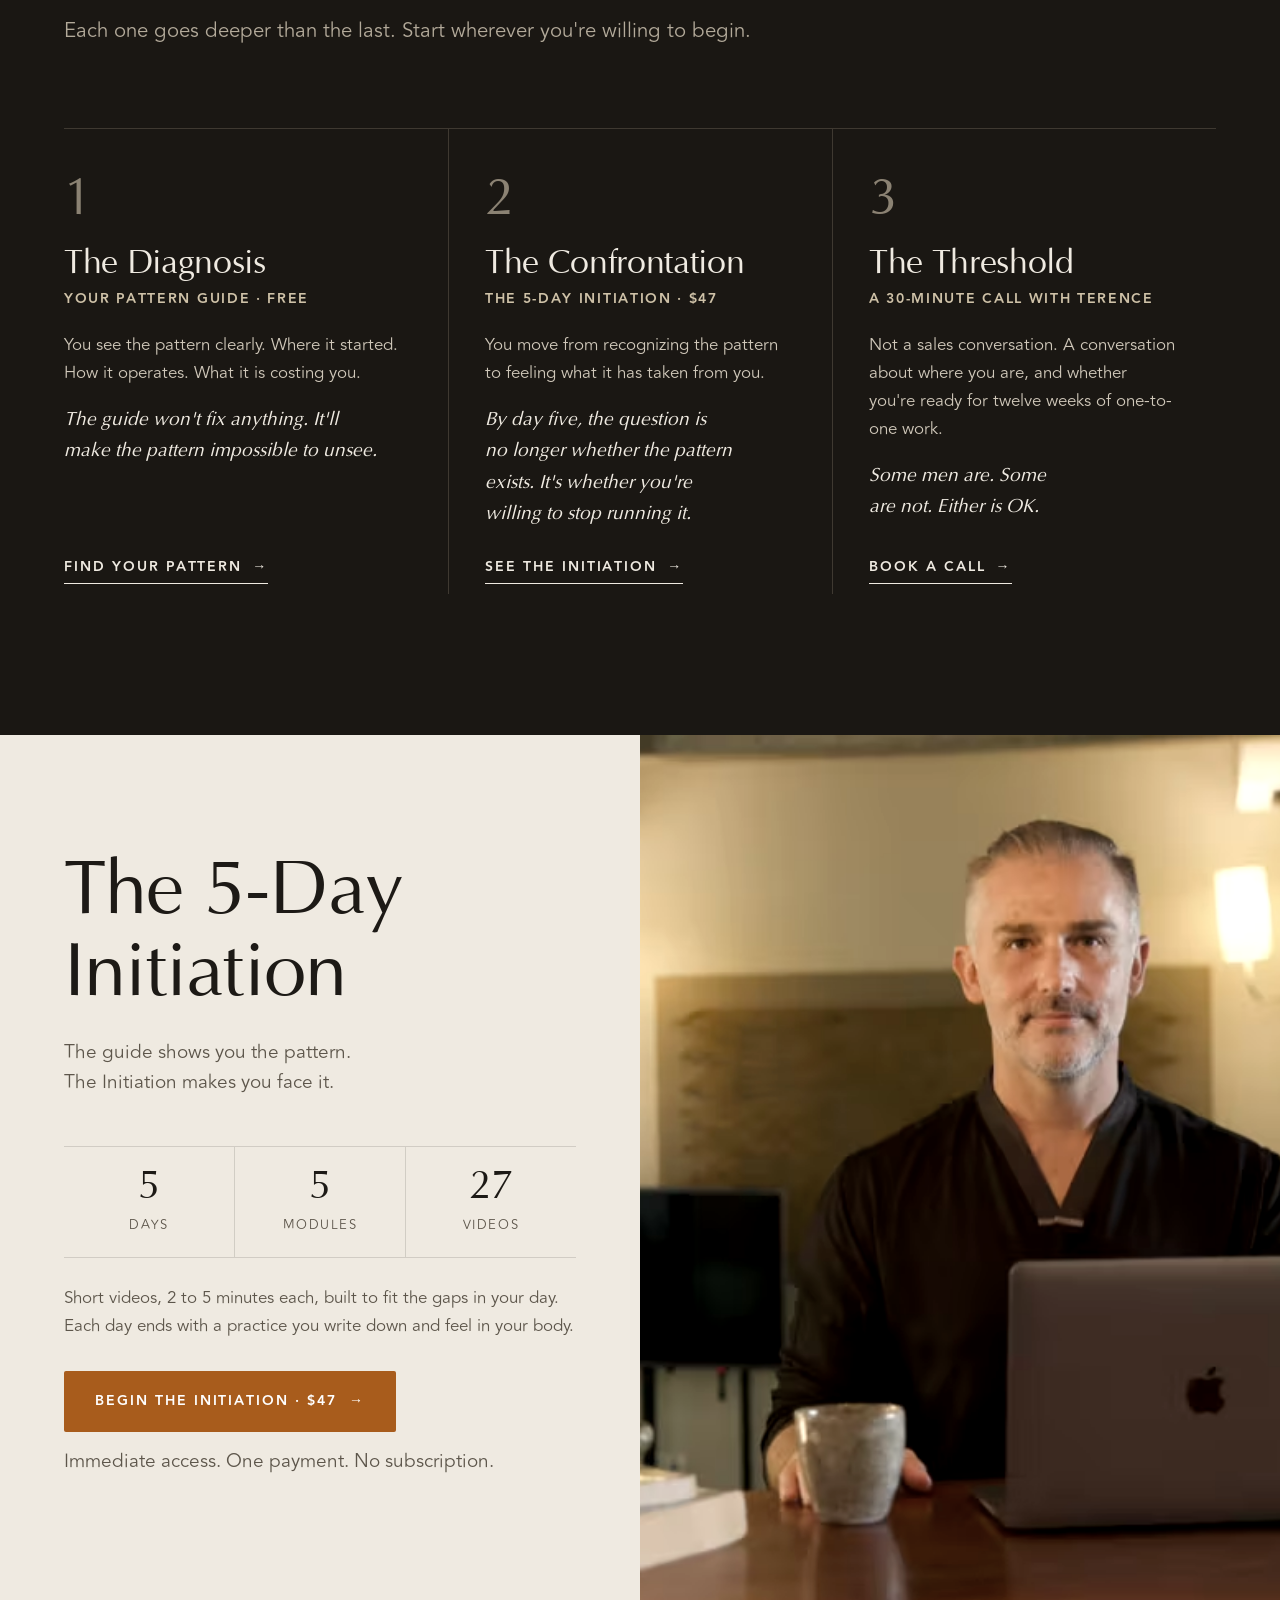
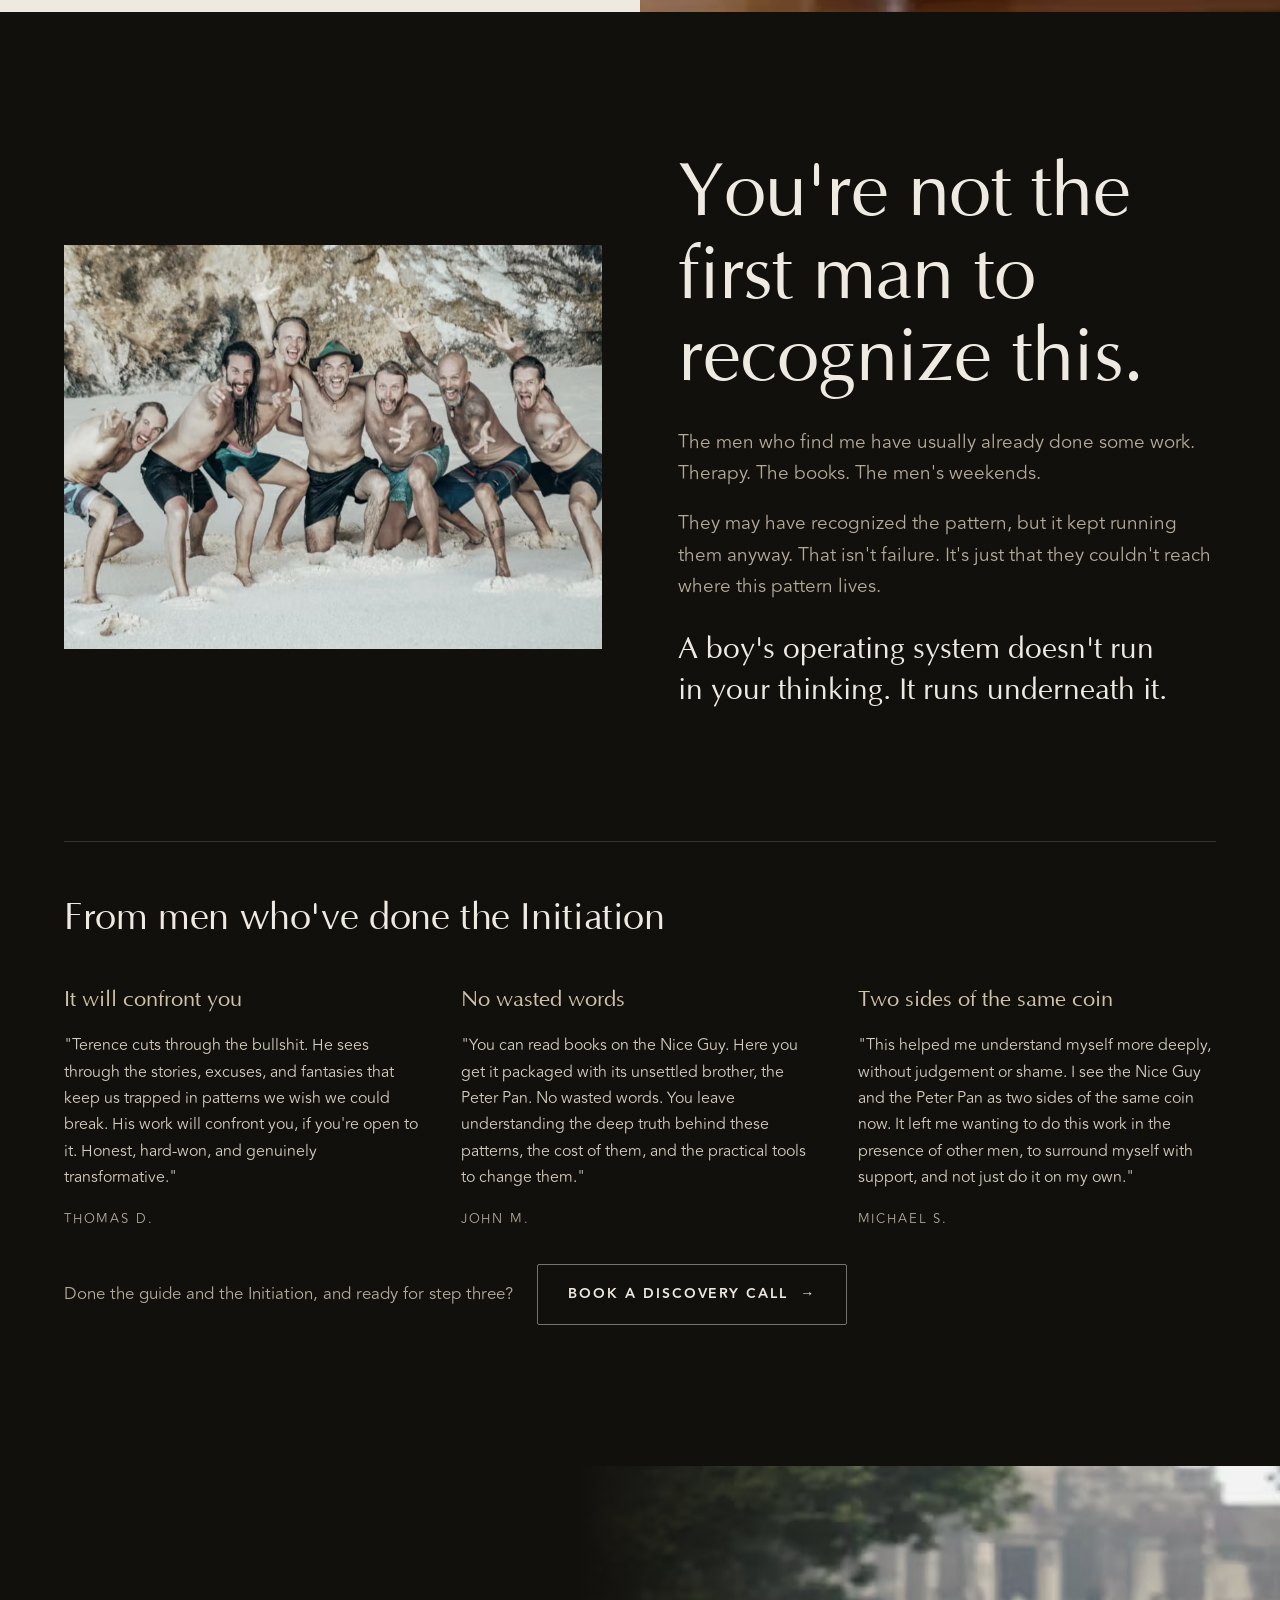
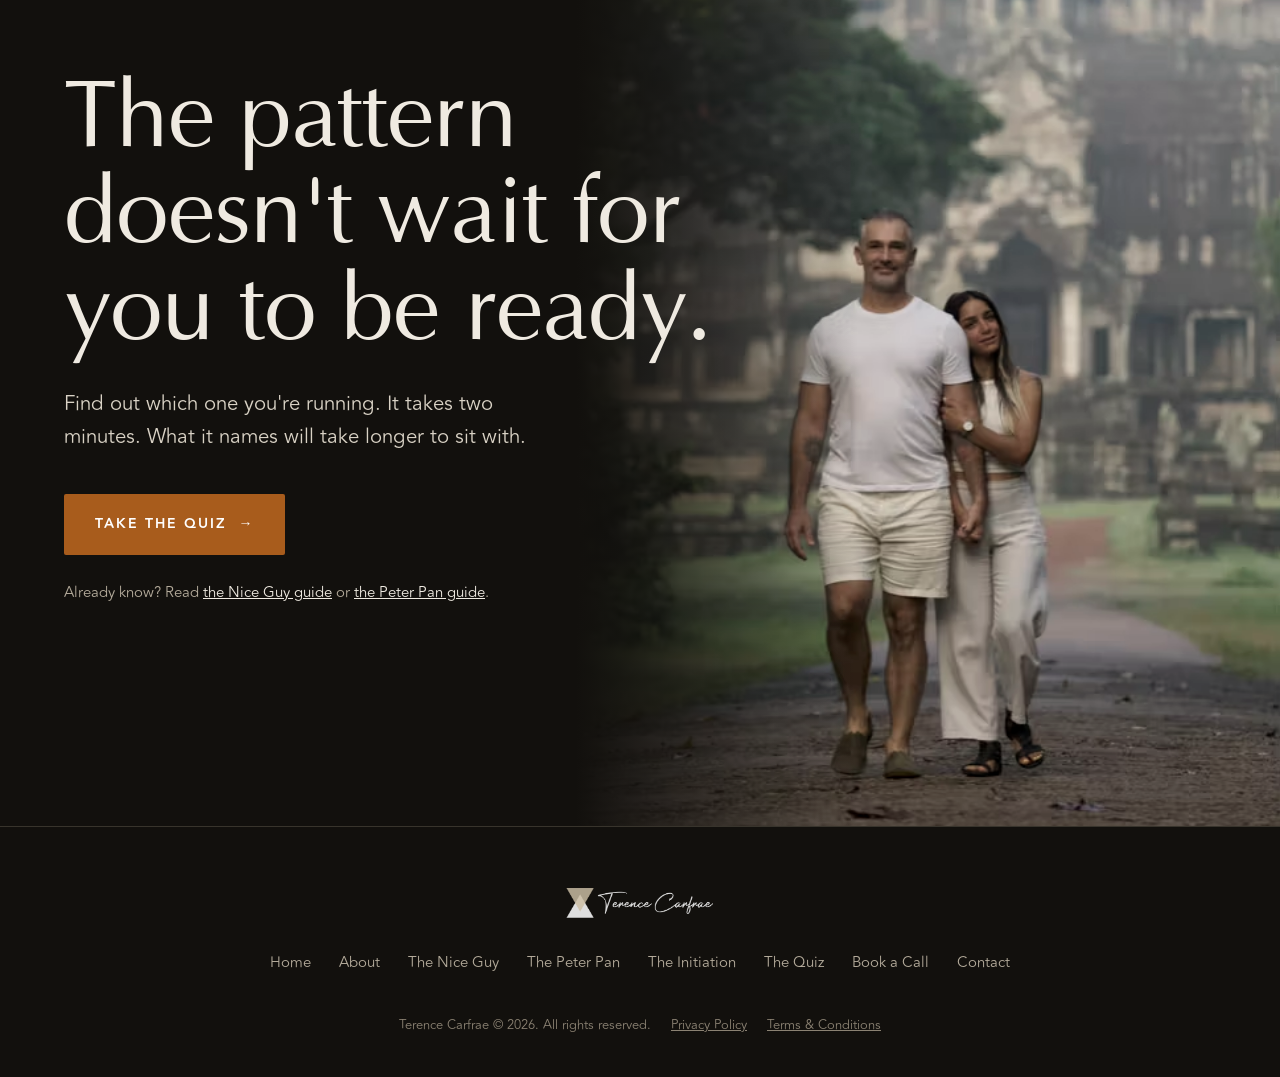
<file: b/index.html>
<!doctype html>
<html lang="en">
<head>
  <meta charset="utf-8">
  <meta name="viewport" content="width=device-width, initial-scale=1">
  <meta name="robots" content="noindex, nofollow">
  <title>Terence Carfrae | Leadership in Relationship for Self-Aware Men</title>
  <meta name="description" content="You know something is off in your relationship. And it isn't her. Find out whether you're running the Nice Guy or the Peter Pan pattern.">
  <link rel="canonical" href="https://terencecarfrae.com/">
  <meta property="og:type" content="website">
  <meta property="og:site_name" content="Terence Carfrae">
  <meta property="og:title" content="You know something is off in your relationship. And it isn't her.">
  <meta property="og:description" content="The Nice Guy or the Peter Pan? Find the pattern you're running, where it started, and what it's costing you.">
  <meta property="og:url" content="https://terencecarfrae.com/">
  <meta property="og:image" content="https://terencecarfrae.com/assets/img/social-preview.jpg">
  <meta property="og:image:width" content="1500">
  <meta property="og:image:height" content="844">
  <meta name="twitter:card" content="summary_large_image">
  <link rel="icon" type="image/png" href="assets/img/favicon.png">
  <link rel="apple-touch-icon" href="assets/img/apple-touch-icon.png">
  <link rel="preload" as="image" type="image/avif" href="assets/img/forest-path-1400.avif" imagesrcset="assets/img/forest-path-800.avif 800w, assets/img/forest-path-1400.avif 1400w, assets/img/forest-path-2000.avif 2000w" imagesizes="100vw">
  <link rel="preload" as="font" type="font/ttf" href="assets/fonts/optima.ttf" crossorigin>
  <link rel="stylesheet" href="assets/site.css">
  <link rel="stylesheet" href="assets/type-optima.css">
  <script>document.documentElement.classList.add('js');</script>
  <script type="application/ld+json">
  {
    "@context": "https://schema.org",
    "@graph": [
      {
        "@type": "Person",
        "@id": "https://terencecarfrae.com/#terence",
        "name": "Terence Carfrae",
        "url": "https://terencecarfrae.com/",
        "image": "https://terencecarfrae.com/assets/img/social-preview.jpg",
        "jobTitle": "Men's relationship coach",
        "knowsAbout": ["Nice Guy syndrome", "Peter Pan syndrome", "Masculine initiation", "Men's relationship coaching"]
      },
      {
        "@type": "ProfessionalService",
        "name": "Terence Carfrae Coaching",
        "url": "https://terencecarfrae.com/",
        "founder": { "@id": "https://terencecarfrae.com/#terence" },
        "description": "Coaching for men stuck in the Nice Guy or Peter Pan pattern: a free pattern guide, the 5-Day Initiation course, and twelve weeks of one-to-one work."
      }
    ]
  }
  </script>
</head>
<body>
<a class="skip" href="#main">Skip to content</a>

<header class="site-header" id="top">
  <div class="wrap">
    <a class="brand" href="index.html" aria-label="Terence Carfrae, home"><img src="assets/img/logo-light.png" alt="Terence Carfrae" width="184" height="46"></a>
    <nav class="nav" aria-label="Main">
      <a class="nav-link" href="https://terencecarfrae.com/nice-guy-pattern">The Nice Guy</a>
      <a class="nav-link" href="https://terencecarfrae.com/peter-pan-pattern">The Peter Pan</a>
      <a class="nav-link" href="https://terencecarfrae.com/5-day-initiation">The Initiation</a>
      <a class="nav-link" href="https://terencecarfrae.com/about">About</a>
      <a class="nav-link" href="https://api.leadconnectorhq.com/widget/booking/Fzyb3TQTCbFdLibyNJw4">Book a Call</a>
      <a class="btn btn-cta" href="quiz.html"><span class="quiz-long">Take the quiz</span><span class="quiz-short">Quiz</span></a>
      <details class="menu">
        <summary aria-label="Menu"><span></span></summary>
        <div class="menu-panel">
          <a href="https://terencecarfrae.com/nice-guy-pattern">The Nice Guy</a>
          <a href="https://terencecarfrae.com/peter-pan-pattern">The Peter Pan</a>
          <a href="https://terencecarfrae.com/5-day-initiation">The Initiation</a>
          <a href="https://terencecarfrae.com/about">About</a>
          <a href="https://api.leadconnectorhq.com/widget/booking/Fzyb3TQTCbFdLibyNJw4">Book a Call</a>
          <a href="https://terencecarfrae.com/contact">Contact</a>
        </div>
      </details>
    </nav>
  </div>
</header>

<main id="main">

  <!-- 1. Hero: the man walking into the light -->
  <section class="hero">
    <div class="hero-bg">
      <picture>
        <source type="image/avif" srcset="assets/img/forest-path-800.avif 800w, assets/img/forest-path-1400.avif 1400w, assets/img/forest-path-2000.avif 2000w" sizes="100vw">
        <img src="assets/img/forest-path.jpg" alt="Terence walking alone through a sunlit forest" width="1600" height="1067" fetchpriority="high">
      </picture>
    </div>
    <div class="wrap">
      <h1 class="title-xl">You know something is off in your relationship. <em>And it isn't her.</em></h1>
      <p class="lede">You're not broken. You're running a pattern. It has a name, an origin, and a cost you haven't yet faced.</p>
      <div class="hero-actions">
        <a class="btn btn-cta" href="quiz.html">Find your pattern <span class="arrow" aria-hidden="true">→</span></a>
        <a class="text-link" href="https://terencecarfrae.com/about">Read Terence's story</a>
      </div>
      <p class="hero-note">Ten questions. Two minutes. Your result is free.</p>
    </div>
  </section>

  <!-- 2. The two patterns -->
  <section class="section light" id="patterns">
    <div class="wrap">
      <div class="patterns-head reveal">
        <h2 class="title">It shows up in one of two ways.</h2>
        <p class="lede muted">Read both. One of them will be uncomfortable.</p>
      </div>

      <div class="patterns">
        <article class="pattern reveal">
          <h3>The Nice Guy</h3>
          <p class="tagline">Trading your truth for approval, and calling it love.</p>
          <ul>
            <li>You avoid conflict to keep the peace.</li>
            <li>You say yes when you mean no.</li>
            <li>You perform goodness and wonder why her desire is fading.</li>
            <li>You think you're being kind. She thinks you're not there.</li>
          </ul>
          <p class="cost">The resentment builds underneath. The dead bedroom arrives. And you can't figure out what you're doing wrong.</p>
          <a class="text-link" href="https://terencecarfrae.com/nice-guy-pattern">This sounds like me <span class="arrow" aria-hidden="true">→</span></a>
        </article>

        <div class="or" aria-hidden="true">
          <!-- The logo mark redrawn for light backgrounds: the lower triangle in stone so it doesn't vanish on bone. -->
          <svg viewBox="0 0 270 296"><polygon points="0,0 270,0 135,234" fill="#a89c84"/><polygon points="0,296 270,296 135,62" fill="#8b8273" opacity=".55"/><polygon points="135,62 85.4,148 135,234 184.6,148" fill="#cfc2a8"/></svg>
          <span>or</span>
        </div>

        <article class="pattern reveal">
          <h3>The Peter Pan</h3>
          <p class="tagline">When depth approaches, you move.</p>
          <ul>
            <li>You leave before it gets real.</li>
            <li>You cycle through relationships.</li>
            <li>You lose interest the moment she needs you to stay.</li>
            <li>You call it freedom. It is not.</li>
          </ul>
          <p class="cost">Different women. Same ending. The distance never changes, and the window for building something real is closing.</p>
          <a class="text-link" href="https://terencecarfrae.com/peter-pan-pattern">This sounds like me <span class="arrow" aria-hidden="true">→</span></a>
        </article>
      </div>

      <div class="quiz-strip reveal">
        <div>
          <h3>Not sure which one?</h3>
          <p class="muted">Most men run both. Single, they run. In relationship, they disappear. The quiz shows you the mix.</p>
        </div>
        <a class="btn btn-cta" href="quiz.html">Take the quiz <span class="arrow" aria-hidden="true">→</span></a>
      </div>
    </div>
  </section>

  <!-- 3. Same root, different strategy -->
  <section class="section">
    <div class="wrap root-grid">
      <div class="root-copy reveal">
        <h2 class="title">Same root. Different strategy.</h2>
        <p>These aren't personality flaws. They're survival strategies from boyhood, running an adult life.</p>
        <div class="pair">
          <div>
            <h3>The Nice Guy</h3>
            <p>Learned that approval meant safety. What he's missing is courage.</p>
          </div>
          <div>
            <h3>The Peter Pan</h3>
            <p>Learned that closeness meant capture. What he's missing is humbleness.</p>
          </div>
        </div>
        <p>Both adapted. Both strategies worked once. Neither works now.</p>
        <p class="muted">The pattern doesn't stabilize. It compounds. Self-respect erodes. Time passes. The cost gets harder to name and harder to reverse.</p>
      </div>

      <figure class="triangle reveal">
        <svg viewBox="0 0 520 470" role="img" aria-labelledby="tri-title tri-desc">
          <title id="tri-title">The path from boy to man</title>
          <desc id="tri-desc">A triangle. The Nice Guy and the Peter Pan sit at the two lower corners. The Nice Guy climbs by courage, the Peter Pan by humbleness, and both meet at the top as the man.</desc>
          <defs>
            <linearGradient id="g" x1="0" y1="1" x2="0" y2="0">
              <stop offset="0" stop-color="#a89c84" stop-opacity=".06"/>
              <stop offset="1" stop-color="#cfc2a8" stop-opacity=".3"/>
            </linearGradient>
          </defs>
          <polygon points="260,82 70,392 450,392" fill="url(#g)"/>
          <polyline points="70,392 260,82 450,392" fill="none" stroke="#a89c84" stroke-width="1.2"/>
          <line x1="78" y1="392" x2="442" y2="392" stroke="#8b8273" stroke-width="1.2" stroke-dasharray="3 6"/>
          <polygon points="260,82 240,115 280,115" fill="#cfc2a8"/>
          <circle cx="70" cy="392" r="7" fill="#12100d" stroke="#cfc2a8" stroke-width="1.5"/>
          <circle cx="450" cy="392" r="7" fill="#12100d" stroke="#cfc2a8" stroke-width="1.5"/>
          <text x="260" y="30" text-anchor="middle" fill="#efeae1" font-family="Avenir TC, Avenir, sans-serif" font-weight="900" font-size="26">The Man</text>
          <text class="small" x="260" y="56" text-anchor="middle" fill="#a89c84" font-family="Avenir TC, Avenir, sans-serif" letter-spacing="2">COURAGE + HUMBLENESS</text>
          <text x="140" y="240" text-anchor="middle" fill="#cfc2a8" font-family="Avenir TC, Avenir, sans-serif" font-size="22" font-style="italic" transform="rotate(-58.5 140 240)">courage</text>
          <text x="380" y="240" text-anchor="middle" fill="#cfc2a8" font-family="Avenir TC, Avenir, sans-serif" font-size="22" font-style="italic" transform="rotate(58.5 380 240)">humbleness</text>
          <text x="76" y="432" text-anchor="middle" fill="#efeae1" font-family="Avenir TC, Avenir, sans-serif" font-weight="900" font-size="19">The Nice Guy</text>
          <text x="440" y="432" text-anchor="middle" fill="#efeae1" font-family="Avenir TC, Avenir, sans-serif" font-weight="900" font-size="19">The Peter Pan</text>
          <text class="small" x="260" y="372" text-anchor="middle" fill="#a89c84" font-family="Avenir TC, Avenir, sans-serif" letter-spacing="2">BOY PSYCHOLOGY</text>
        </svg>
        <figcaption>The Nice Guy needs courage. The Peter Pan needs humbleness. Both need both.</figcaption>
      </figure>
    </div>
  </section>

  <!-- 4. About -->
  <section class="split-section about light">
    <div class="split-photo">
      <picture>
        <source type="image/avif" srcset="assets/img/pensive-800.avif 800w, assets/img/pensive-1400.avif 1400w" sizes="(max-width: 900px) 100vw, 50vw">
        <img src="assets/img/pensive.jpg" alt="Terence Carfrae standing outdoors, thinking" width="1400" height="933" loading="lazy">
      </picture>
    </div>
    <div class="split-copy reveal">
      <h2 class="title">I work with men who've done the work. <span>And are still stuck.</span></h2>
      <p>Men who have done enough self-improvement to know that self-improvement is not the answer.</p>
      <p>What I see: intelligent men running patterns that formed before they had language for them. They're not stuck because they lack understanding.</p>
      <p class="pull">Understanding was never what changed it.</p>
      <p>The work isn't more insight. It's looking right at the pattern itself, in real time, with guidance.</p>
      <p style="margin-top: 18px"><a class="text-link" href="https://terencecarfrae.com/about">Read Terence's story <span class="arrow" aria-hidden="true">→</span></a></p>
    </div>
  </section>

  <!-- 5. The path -->
  <section class="section ink-2">
    <div class="wrap">
      <div class="path-head reveal">
        <div>
          <h2 class="title">Three steps. No shortcuts.</h2>
          <p class="lede muted">Each one goes deeper than the last. Start wherever you're willing to begin.</p>
        </div>
      </div>
      <div class="steps">
        <div class="step reveal">
          <span class="num" aria-hidden="true">1</span>
          <h3>The Diagnosis</h3>
          <div class="what">Your pattern guide · Free</div>
          <p>You see the pattern clearly. Where it started. How it operates. What it is costing you.</p>
          <p class="closer">The guide won't fix anything. It'll make the pattern impossible to unsee.</p>
          <div class="links"><a class="text-link" href="quiz.html">Find your pattern <span class="arrow" aria-hidden="true">→</span></a></div>
        </div>
        <div class="step reveal">
          <span class="num" aria-hidden="true">2</span>
          <h3>The Confrontation</h3>
          <div class="what">The 5-Day Initiation · $47</div>
          <p>You move from recognizing the pattern to feeling what it has taken from you.</p>
          <p class="closer">By day five, the question is no longer whether the pattern exists. It's whether you're willing to stop running it.</p>
          <div class="links"><a class="text-link" href="https://terencecarfrae.com/5-day-initiation">See the Initiation <span class="arrow" aria-hidden="true">→</span></a></div>
        </div>
        <div class="step reveal">
          <span class="num" aria-hidden="true">3</span>
          <h3>The Threshold</h3>
          <div class="what">A 30-minute call with Terence</div>
          <p>Not a sales conversation. A conversation about where you are, and whether you're ready for twelve weeks of one-to-one work.</p>
          <p class="closer">Some men are. Some are not. Either is OK.</p>
          <div class="links"><a class="text-link" href="https://api.leadconnectorhq.com/widget/booking/Fzyb3TQTCbFdLibyNJw4">Book a call <span class="arrow" aria-hidden="true">→</span></a></div>
        </div>
      </div>
    </div>
  </section>

  <!-- 6. The Initiation: copy left, Terence at his desk right -->
  <section class="split-section initiation light">
    <div class="split-copy reveal">
      <h2 class="title">The 5-Day Initiation</h2>
      <p class="lede muted">The guide shows you the pattern. The Initiation makes you face it.</p>
      <div class="facts">
        <div><strong>5</strong><span>Days</span></div>
        <div><strong>5</strong><span>Modules</span></div>
        <div><strong>27</strong><span>Videos</span></div>
      </div>
      <p class="detail">Short videos, 2 to 5 minutes each, built to fit the gaps in your day. Each day ends with a practice you write down and feel in your body.</p>
      <div class="btn-row" style="margin-top: 14px">
        <a class="btn btn-cta" href="https://terencecarfrae.com/5-day-initiation">Begin the Initiation · $47 <span class="arrow" aria-hidden="true">→</span></a>
      </div>
      <p class="price-line">Immediate access. One payment. No subscription.</p>
    </div>
    <div class="split-photo">
      <picture>
        <source type="image/avif" srcset="assets/img/desk-800.avif 800w, assets/img/desk-1400.avif 1400w" sizes="(max-width: 900px) 100vw, 50vw">
        <img src="assets/img/desk.jpg" alt="Terence at his desk in a lamplit room, ready to teach" width="1400" height="933" loading="lazy">
      </picture>
    </div>
  </section>

  <!-- 7. Not the first man, with words from men who've done the Initiation -->
  <section class="section">
    <div class="wrap">
      <div class="proof">
        <div class="proof-img reveal">
          <picture>
            <source type="image/avif" srcset="assets/img/brotherhood-800.avif 800w, assets/img/brotherhood-1200.avif 1200w" sizes="(max-width: 900px) 100vw, 50vw">
            <img src="assets/img/brotherhood.jpg" alt="A group of men laughing together on a beach" width="1000" height="999" loading="lazy">
          </picture>
        </div>
        <div class="reveal">
          <h2 class="title">You're not the first man to recognize this.</h2>
          <p class="muted">The men who find me have usually already done some work. Therapy. The books. The men's weekends.</p>
          <p class="muted">They may have recognized the pattern, but it kept running them anyway. That isn't failure. It's just that they couldn't reach where this pattern lives.</p>
          <p class="strong">A boy's operating system doesn't run in your thinking. It runs underneath it.</p>
        </div>
      </div>

      <div class="quotes">
        <h3 class="quotes-title reveal">From men who've done the Initiation</h3>
        <figure class="quote reveal">
          <h4>It will confront you</h4>
          <blockquote>"Terence cuts through the bullshit. He sees through the stories, excuses, and fantasies that keep us trapped in patterns we wish we could break. His work will confront you, if you're open to it. Honest, hard-won, and genuinely transformative."</blockquote>
          <figcaption>Thomas D.</figcaption>
        </figure>
        <figure class="quote reveal">
          <h4>No wasted words</h4>
          <blockquote>"You can read books on the Nice Guy. Here you get it packaged with its unsettled brother, the Peter Pan. No wasted words. You leave understanding the deep truth behind these patterns, the cost of them, and the practical tools to change them."</blockquote>
          <figcaption>John M.</figcaption>
        </figure>
        <figure class="quote reveal">
          <h4>Two sides of the same coin</h4>
          <blockquote>"This helped me understand myself more deeply, without judgement or shame. I see the Nice Guy and the Peter Pan as two sides of the same coin now. It left me wanting to do this work in the presence of other men, to surround myself with support, and not just do it on my own."</blockquote>
          <figcaption>Michael S.</figcaption>
        </figure>
      </div>

      <div class="call-line reveal">
        <p class="muted">Done the guide and the Initiation, and ready for step three?</p>
        <a class="btn btn-ghost" href="https://api.leadconnectorhq.com/widget/booking/Fzyb3TQTCbFdLibyNJw4">Book a discovery call <span class="arrow" aria-hidden="true">→</span></a>
      </div>
    </div>
  </section>

  <!-- 8. Close: the same man, now walking with her -->
  <section class="close">
    <div class="close-bg">
      <picture>
        <source type="image/avif" srcset="assets/img/temple-couple-800.avif 800w, assets/img/temple-couple-1400.avif 1400w" sizes="(max-width: 900px) 100vw, 55vw">
        <img src="assets/img/temple-couple.jpg" alt="Terence walking hand in hand with his partner at a temple at dawn" width="933" height="1400" loading="lazy">
      </picture>
    </div>
    <div class="wrap reveal">
      <h2 class="title-xl">The pattern doesn't wait for you to be ready.</h2>
      <p class="lede">Find out which one you're running. It takes two minutes. What it names will take longer to sit with.</p>
      <a class="btn btn-cta" href="quiz.html">Take the quiz <span class="arrow" aria-hidden="true">→</span></a>
      <p class="sub-links">Already know? Read <a href="https://terencecarfrae.com/nice-guy-pattern">the Nice Guy guide</a> or <a href="https://terencecarfrae.com/peter-pan-pattern">the Peter Pan guide</a>.</p>
    </div>
  </section>

</main>

<footer class="site-footer">
  <div class="wrap">
    <div class="foot">
      <img src="assets/img/logo-light.png" alt="Terence Carfrae" width="160" height="40" loading="lazy">
      <nav aria-label="Footer">
        <a href="index.html">Home</a>
        <a href="https://terencecarfrae.com/about">About</a>
        <a href="https://terencecarfrae.com/nice-guy-pattern">The Nice Guy</a>
        <a href="https://terencecarfrae.com/peter-pan-pattern">The Peter Pan</a>
        <a href="https://terencecarfrae.com/5-day-initiation">The Initiation</a>
        <a href="quiz.html">The Quiz</a>
        <a href="https://api.leadconnectorhq.com/widget/booking/Fzyb3TQTCbFdLibyNJw4">Book a Call</a>
        <a href="https://terencecarfrae.com/contact">Contact</a>
      </nav>
    </div>
    <div class="legal">
      <span>Terence Carfrae © 2026. All rights reserved.</span>
      <a href="https://terencecarfrae.com/privacy">Privacy Policy</a>
      <a href="https://terencecarfrae.com/terms">Terms &amp; Conditions</a>
    </div>
  </div>
</footer>

<script>
  // Fade sections in as they scroll into view.
  const io = new IntersectionObserver((entries) => {
    entries.forEach((e) => { if (e.isIntersecting) { e.target.classList.add('in'); io.unobserve(e.target); } });
  }, { threshold: 0.12, rootMargin: '0px 0px -40px 0px' });
  document.querySelectorAll('.reveal').forEach((el) => io.observe(el));

  // Compact header once the visitor scrolls past the top of the hero.
  const header = document.querySelector('.site-header');
  const onScroll = () => header.classList.toggle('scrolled', window.scrollY > 80);
  window.addEventListener('scroll', onScroll, { passive: true });
  onScroll();

  // Mobile menu: close on Escape, on a tap outside, and after choosing a link.
  const menu = document.querySelector('.menu');
  const closeMenu = (focus) => { if (!menu.open) return; menu.open = false; if (focus) menu.querySelector('summary').focus(); };
  document.addEventListener('keydown', (e) => { if (e.key === 'Escape') closeMenu(true); });
  document.addEventListener('click', (e) => { if (!menu.contains(e.target)) closeMenu(false); });
  menu.querySelectorAll('a').forEach((a) => a.addEventListener('click', () => closeMenu(false)));
</script>
</body>
</html>
</file>
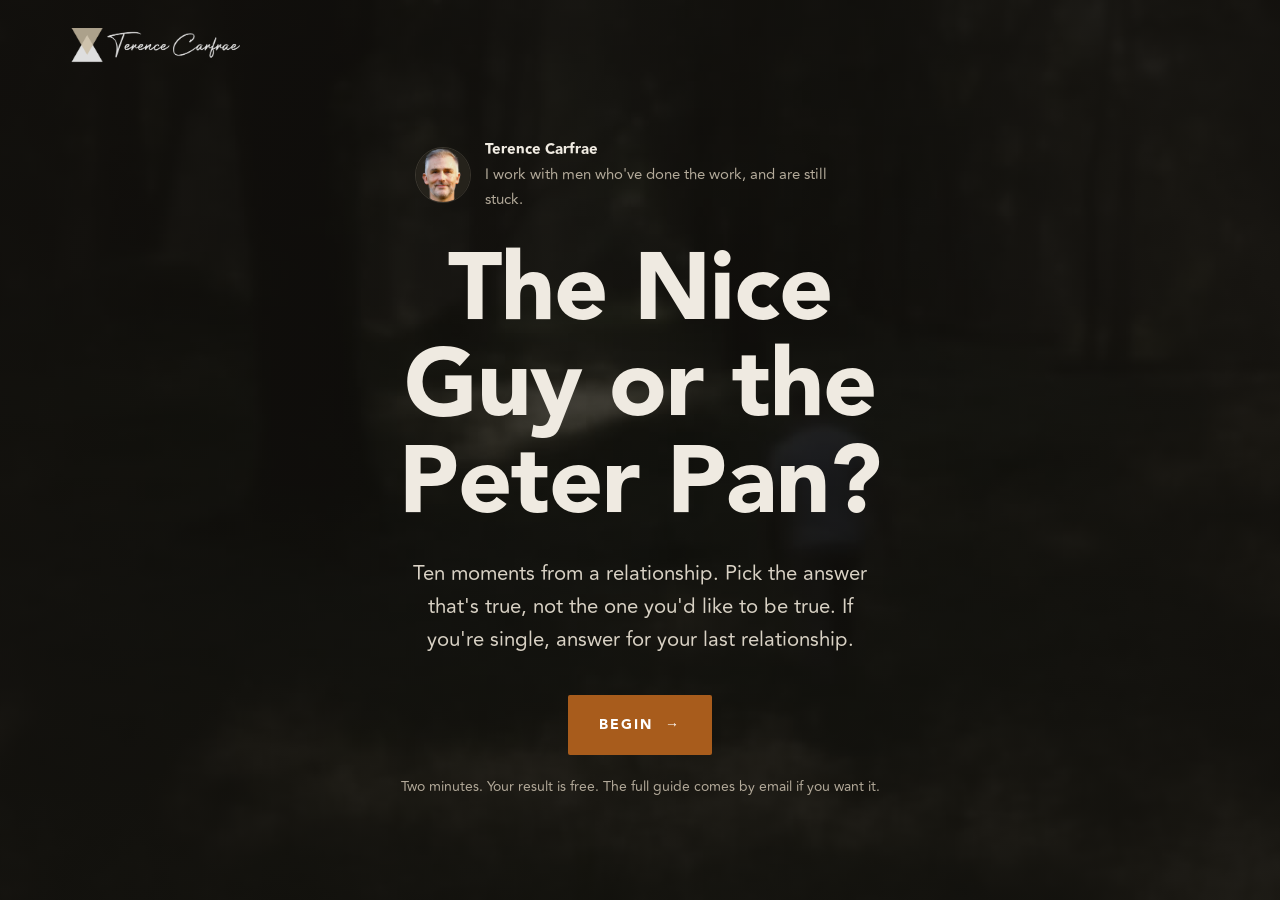
<file: a/quiz.html>
<!doctype html>
<html lang="en">
<head>
  <meta charset="utf-8">
  <meta name="viewport" content="width=device-width, initial-scale=1">
  <meta name="robots" content="noindex, nofollow">
  <title>The Nice Guy or the Peter Pan? Take the quiz | Terence Carfrae</title>
  <meta name="description" content="Ten questions. Two minutes. Find out whether you're running the Nice Guy pattern, the Peter Pan pattern, or both.">
  <link rel="canonical" href="https://terencecarfrae.com/quiz">
  <meta property="og:type" content="website">
  <meta property="og:site_name" content="Terence Carfrae">
  <meta property="og:title" content="The Nice Guy or the Peter Pan?">
  <meta property="og:description" content="Ten questions. Two minutes. Find out which pattern you're running, or whether it's both.">
  <meta property="og:url" content="https://terencecarfrae.com/quiz">
  <meta property="og:image" content="https://terencecarfrae.com/assets/img/social-preview.jpg">
  <meta name="twitter:card" content="summary_large_image">
  <link rel="icon" type="image/png" href="assets/img/favicon.png">
  <link rel="apple-touch-icon" href="assets/img/apple-touch-icon.png">
  <link rel="preload" as="font" type="font/ttf" href="assets/fonts/avenir-black.ttf" crossorigin>
  <link rel="stylesheet" href="assets/site.css">
  <style>
    body { min-height: 100vh; min-height: 100svh; display: flex; flex-direction: column; }
    .site-header { position: absolute; }
    .quiz-page { flex: 1; position: relative; overflow: hidden; display: flex; align-items: center; padding: 130px 0 80px; }
    .quiz-bg { position: absolute; inset: 0; }
    .quiz-bg img { width: 100%; height: 100%; object-fit: cover; object-position: 50% 50%; opacity: .5; filter: var(--grade); }
    .quiz-bg::after { content: ""; position: absolute; inset: 0; background: radial-gradient(ellipse at 50% 40%, rgba(18,16,13,.55), rgba(18,16,13,.88) 80%); }
    .quiz { position: relative; width: 100%; max-width: 780px; margin: 0 auto; padding: 0 var(--gutter); }
    @media (max-width: 600px) { .quiz-page { padding: 96px 0 56px; align-items: flex-start; } }

    .screen[hidden] { display: none; }
    .screen { animation: rise .6s ease both; }
    @keyframes rise { from { opacity: 0; transform: translateY(14px); } to { opacity: 1; transform: none; } }

    .intro { text-align: center; }
    .who { display: inline-flex; align-items: center; gap: 14px; margin-bottom: 30px; text-align: left; font-size: 15px; color: var(--muted-light); max-width: 30em; }
    .who img { width: 56px; height: 56px; border-radius: 50%; flex: none; border: 1px solid var(--line-light); }
    .who strong { display: block; color: var(--text-light); font-weight: 700; }
    .intro .lede { margin: 26px auto 38px; color: #d9d2c5; }
    .intro .fine { margin-top: 20px; font-size: 14px; color: var(--muted-light); }

    .progress { display: flex; align-items: center; gap: 18px; margin-bottom: 40px; }
    .bar { flex: 1; height: 2px; background: var(--line-light); position: relative; }
    .bar i { position: absolute; left: 0; top: 0; bottom: 0; background: var(--sand); transition: width .5s ease; }
    .count { font-size: 13px; letter-spacing: .14em; color: var(--muted-light); white-space: nowrap; }
    .back { background: none; border: 0; color: var(--muted-light); font: inherit; font-size: 13px; letter-spacing: .14em; text-transform: uppercase; cursor: pointer; padding: 8px 0; }
    .back:hover { color: var(--bone); }
    .back:disabled { visibility: hidden; }

    .question { font-size: clamp(30px, 4.4vw, 46px); line-height: 1.15; margin-bottom: 34px; }
    .question:focus { outline: none; }
    .options { display: grid; gap: 12px; }
    .option {
      text-align: left; width: 100%; font: inherit; font-size: 18px; line-height: 1.45; color: var(--text-light);
      background: rgba(37, 33, 27, .78); border: 1px solid var(--line-light); border-radius: var(--radius);
      padding: 20px 22px 20px 64px; cursor: pointer; position: relative; min-height: 64px;
      transition: border-color .2s, background .2s;
    }
    .option:hover { border-color: var(--sand); background: rgba(52, 46, 38, .88); }
    .option:focus-visible { border-color: var(--sand); outline: 2px solid var(--sand); outline-offset: 2px; }
    .option .key {
      position: absolute; left: 20px; top: 50%; transform: translateY(-50%); width: 28px; height: 28px; display: grid; place-items: center;
      border: 1px solid var(--line-light); font-size: 13px; color: var(--muted-light);
    }
    .option[aria-pressed="true"] { border-color: var(--sand); background: rgba(207, 194, 168, .18); }
    .options.busy .option { pointer-events: none; }
    .hint { margin-top: 22px; font-size: 13px; color: var(--stone); text-align: center; }
    @media (hover: none) {
      .hint, .option .key { display: none; }
      .option { padding-left: 22px; }
    }

    .result h1 { font-size: clamp(40px, 6.4vw, 72px); margin-bottom: 10px; }
    .result h1:focus { outline: none; }
    .result h1 em { font-style: normal; color: var(--sand); }
    .leaning { font-family: var(--display); font-style: italic; font-size: 22px; color: var(--muted-light); margin: 0; }
    .split { margin: 30px 0 34px; }
    .split-bar { display: flex; height: 10px; background: var(--ink-3); overflow: hidden; }
    .split-bar .ng { background: var(--sand); transition: width 1.2s ease; }
    .split-bar .pp { background: var(--stone); transition: width 1.2s ease; }
    .split-legend { display: flex; justify-content: space-between; margin-top: 12px; font-size: 15px; }
    .split-legend strong { font-family: var(--display); font-weight: 900; font-size: 22px; margin-right: 8px; }
    .split-legend .dot { display: inline-block; width: 9px; height: 9px; vertical-align: 1px; }
    .result .body p { font-size: 19px; color: #d9d2c5; }
    .result .body .line { font-family: var(--display); font-size: clamp(24px, 2.6vw, 30px); line-height: 1.35; color: var(--text-light); margin: 28px 0; padding-left: 22px; border-left: 2px solid var(--taupe); }
    .medicine { border-top: 1px solid var(--line-light); padding: 26px 0 0; margin: 30px 0 0; }
    .medicine h2 { font-size: clamp(28px, 3vw, 36px); }
    .medicine p { margin: 6px 0 0; color: var(--muted-light); font-size: 16px; }

    .capture { margin-top: 34px; background: rgba(37, 33, 27, .82); border: 1px solid var(--line-light); padding: clamp(24px, 4vw, 40px); }
    .capture h2 { font-size: clamp(28px, 3.4vw, 40px); margin-bottom: 10px; }
    .capture > p { color: #d9d2c5; font-size: 17px; }
    .fields { display: grid; grid-template-columns: 1fr 1.4fr; gap: 12px; margin: 22px 0 14px; }
    .fields label { display: flex; flex-direction: column; gap: 6px; font-size: 13px; letter-spacing: .1em; text-transform: uppercase; color: var(--muted-light); }
    .fields input {
      font: inherit; font-size: 17px; text-transform: none; letter-spacing: 0; color: var(--text-light); background: var(--ink);
      border: 1px solid var(--line-light); border-radius: var(--radius); padding: 14px 14px; min-height: 52px;
    }
    .fields input:focus { border-color: var(--sand); outline: 2px solid var(--sand); outline-offset: 1px; }
    .capture .btn { width: 100%; }
    .privacy { margin: 14px 0 0; font-size: 14px; color: var(--muted-light); }
    .form-error { margin: 12px 0 0; color: #e7b9a6; font-size: 15px; }
    @media (max-width: 560px) { .fields { grid-template-columns: 1fr; } }

    .sent h2 { font-size: clamp(28px, 3.4vw, 40px); margin-bottom: 10px; }
    .sent h2:focus { outline: none; }
    .bridge { margin-top: 26px; padding-top: 24px; border-top: 1px solid var(--line-light); }
    .bridge p { color: #d9d2c5; font-size: 17px; }
    .next-links { margin-top: 26px; display: flex; flex-wrap: wrap; gap: 14px 28px; font-size: 15px; color: var(--muted-light); }
    .next-links a { color: var(--text-light); }
    .retake { background: none; border: 0; color: var(--muted-light); font: inherit; font-size: 15px; cursor: pointer; padding: 0; text-decoration: underline; text-underline-offset: 4px; }
    .retake:hover { color: var(--bone); }
  </style>
</head>
<body>
<a class="skip" href="#main">Skip to content</a>

<header class="site-header">
  <div class="wrap">
    <a class="brand" href="index.html" aria-label="Terence Carfrae, home"><img src="assets/img/logo-light.png" alt="Terence Carfrae" width="184" height="46"></a>
  </div>
</header>

<main class="quiz-page" id="main">
  <div class="quiz-bg"><img src="assets/img/forest-blur.jpg" alt="" width="1200" height="800"></div>

  <div class="quiz">

    <section class="screen intro" id="intro">
      <div class="who">
        <img src="assets/img/terence-avatar.jpg" alt="" width="240" height="240">
        <span><strong>Terence Carfrae</strong>I work with men who've done the work, and are still stuck.</span>
      </div>
      <h1 class="title-xl">The Nice Guy or the Peter Pan?</h1>
      <p class="lede">Ten moments from a relationship. Pick the answer that's true, not the one you'd like to be true. If you're single, answer for your last relationship.</p>
      <button class="btn btn-cta" id="start" type="button">Begin <span class="arrow" aria-hidden="true">→</span></button>
      <p class="fine">Two minutes. Your result is free. The full guide comes by email if you want it.</p>
    </section>

    <section class="screen" id="ask" hidden>
      <div class="progress">
        <button class="back" id="back" type="button">← Back</button>
        <div class="bar" aria-hidden="true"><i id="fill"></i></div>
        <span class="count" id="count" aria-hidden="true"></span>
      </div>
      <h2 class="question" id="question" tabindex="-1"></h2>
      <div class="options" id="options"></div>
      <p class="hint">Tip: press 1 to 4 on your keyboard.</p>
    </section>

    <section class="screen result" id="result" hidden>
      <h1 id="r-title" tabindex="-1"></h1>
      <p class="leaning" id="r-leaning" hidden></p>
      <div class="split">
        <div class="split-bar" role="img" id="r-split"><span class="ng" id="r-ng-bar" style="width:50%"></span><span class="pp" id="r-pp-bar" style="width:50%"></span></div>
        <div class="split-legend" aria-hidden="true">
          <span><i class="dot" style="background:var(--sand); margin-right: 8px"></i><strong id="r-ng">0%</strong>Nice Guy</span>
          <span><strong id="r-pp">0%</strong>Peter Pan<i class="dot" style="background:var(--stone); margin-left: 8px"></i></span>
        </div>
      </div>
      <div class="body" id="r-body"></div>
      <div class="medicine">
        <h2 id="r-need"></h2>
        <p id="r-need-note"></p>
      </div>

      <!-- Email capture. In the live build this posts to the site's /api/submit function,
           which writes the contact into GoHighLevel with a nice-guy / peter-pan / both tag.
           That tag sends the matching guide and starts the matching email sequence. -->
      <form class="capture" id="capture" novalidate>
        <h2 id="c-title"></h2>
        <p id="c-text"></p>
        <div class="fields">
          <label>First name<input name="first_name" autocomplete="given-name" required></label>
          <label>Email<input name="email" type="email" autocomplete="email" inputmode="email" required></label>
        </div>
        <button class="btn btn-cta" type="submit" id="c-button"></button>
        <p class="form-error" id="c-error" role="alert" hidden></p>
        <p class="privacy">Then a few short emails from me. Unsubscribe any time. Your answers stay private.</p>
      </form>

      <div class="capture sent" id="sent" hidden>
        <h2 tabindex="-1" id="s-title">It's on its way.</h2>
        <p>Check your inbox, and your Promotions tab if it isn't there in a few minutes.</p>
        <div class="bridge">
          <p>The guide names it. The Initiation makes you face it. Five days, 27 short videos, $47.</p>
          <a class="btn btn-ghost" href="https://terencecarfrae.com/5-day-initiation">See the Initiation <span class="arrow" aria-hidden="true">→</span></a>
        </div>
      </div>

      <div class="next-links">
        <span>Rather talk it through? <a href="https://api.leadconnectorhq.com/widget/booking/Fzyb3TQTCbFdLibyNJw4">Book a call</a>.</span>
        <button class="retake" id="retake" type="button">Take the quiz again</button>
      </div>
    </section>

  </div>
</main>

<script>
  // Each answer adds weight to one pattern or the other: ng = Nice Guy, pp = Peter Pan.
  // The answers are written so neither side sounds more flattering than the other.
  const QUESTIONS = [
    { q: 'A conversation with her starts to get tense. You…', a: [
      { t: 'Soften what you were about to say.', ng: 2 },
      { t: 'Go quiet, and plan to bring it up later.', ng: 1 },
      { t: 'Lighten it with a joke.', pp: 1 },
      { t: 'Find a reason to be somewhere else.', pp: 2 } ] },
    { q: 'She asks for something you don\'t want to do.', a: [
      { t: 'You say yes, and resent it afterwards.', ng: 2 },
      { t: 'You say yes, then quietly drag your feet.', ng: 1 },
      { t: 'You say maybe, and keep it vague.', pp: 1 },
      { t: 'You do your own thing and deal with it later.', pp: 2 } ] },
    { q: 'A few months in, you usually notice…', a: [
      { t: 'Your life quietly rearranging itself around her.', ng: 2 },
      { t: 'You check how she feels about you more than you\'d admit.', ng: 1 },
      { t: 'Her flaws getting louder.', pp: 2 },
      { t: 'You wondering what else is out there.', pp: 1 } ] },
    { q: 'Your relationships usually end because…', a: [
      { t: 'I kept giving, and the spark went anyway.', ng: 2 },
      { t: 'Things went flat, and neither of us said so.', ng: 1 },
      { t: 'I left before it got too serious.', pp: 2 },
      { t: 'Different women, same ending. I\'m not sure why.', ng: 1, pp: 1 } ] },
    { q: 'When you\'re angry with her…', a: [
      { t: 'You swallow it.', ng: 2 },
      { t: 'You decide it isn\'t worth the fight.', ng: 1 },
      { t: 'You go quiet for a few days.', pp: 1 },
      { t: 'You start wondering whether she\'s the right one.', pp: 2 } ] },
    { q: 'What do you want most from her?', a: [
      { t: 'To know she\'s happy with me.', ng: 2 },
      { t: 'Some appreciation for what I do.', ng: 1 },
      { t: 'Room to breathe.', pp: 1 },
      { t: 'To keep feeling the rush.', pp: 2 } ] },
    { q: 'Your friends would say you\'re…', a: [
      { t: 'The one who never makes a fuss.', ng: 2 },
      { t: 'Easy-going. Happy to go along with the plan.', ng: 1 },
      { t: 'Great fun, and hard to pin down.', pp: 2 },
      { t: 'Always onto the next thing.', pp: 1 } ] },
    { q: 'Commitment feels like…', a: [
      { t: 'Safety. I\'d do a lot to keep it.', ng: 2 },
      { t: 'Something I\'m good at, until the resentment builds.', ng: 1 },
      { t: 'Something I\'d like, eventually.', pp: 2 },
      { t: 'Fine in theory. I just haven\'t met the right one.', pp: 1 } ] },
    { q: 'When it comes to sex, the pattern is…', a: [
      { t: 'I wait for her to show she wants me.', ng: 2 },
      { t: 'I hold back so I don\'t seem pushy.', ng: 1 },
      { t: 'It\'s electric at the start, then I lose interest.', pp: 2 },
      { t: 'Novelty is what really switches me on.', pp: 1 } ] },
    { q: 'Which sentence would sting the most?', a: [
      { t: '"I never know where you stand."', ng: 2 },
      { t: '"You\'re always so agreeable."', ng: 1 },
      { t: '"You never let anyone in."', pp: 1 },
      { t: '"When are you going to grow up?"', pp: 2 } ] },
  ];

  const LINKS = {
    initiation: 'https://terencecarfrae.com/5-day-initiation',
  };

  const RESULTS = {
    ng: {
      title: 'You\'re running <em>the Nice Guy</em> pattern.',
      body: [
        'Not that you\'re kind. That you keep trading your truth for approval, and calling it love.',
        'You manage instead of meet. You adapt instead of decide. You smooth instead of stand. And when you don\'t stay with yourself, she loses her reference point. She can\'t feel where you stand, so she can\'t surrender into you.',
      ],
      line: 'A man who cannot say no cannot be trusted when he says yes.',
      need: 'What you need: courage.',
      needNote: 'The courage to say what\'s true, and let reality respond.',
      capture: { title: 'Get the Nice Guy guide', text: 'Where the pattern formed, what it\'s costing you, and a practice to start breaking it this week.', button: 'Send me the guide' },
    },
    pp: {
      title: 'You\'re running <em>the Peter Pan</em> pattern.',
      body: [
        'At first it feels like chemistry. Then the relationship asks something of you: consistency, presence, depth. And that\'s when you start scanning for flaws, reasons, exits.',
        'You call it freedom. But if you need exits to feel safe, you\'re not free. You\'re managing anxiety. Peter Pan isn\'t chasing freedom. He\'s fleeing the consequences of absence.',
      ],
      line: 'Commitment doesn\'t kill the man. It reveals him.',
      need: 'What you need: humbleness.',
      needNote: 'The humbleness to admit you don\'t have this handled.',
      capture: { title: 'Get the Peter Pan guide', text: 'Why you keep losing interest, what it\'s protecting you from, and the admission that starts to end it.', button: 'Send me the guide' },
    },
    both: {
      title: 'You\'re running <em>both</em>.',
      body: [
        'Most men do. Single, you run: the chase, the novelty, one foot out the door. In a relationship, you disappear: the yes you didn\'t mean, the peace you kept at your own expense.',
        'They look like opposites. They\'re the same wound with two strategies, and you switch between them depending on what the moment seems to demand.',
      ],
      line: 'Same root. Different strategy.',
      need: 'What you need: courage and humbleness.',
      needNote: 'Courage to stand in your truth. Humbleness to admit you need help.',
      capture: { title: 'Get both guides', text: 'The Nice Guy guide and the Peter Pan guide, so you can see both sides of the pattern you\'re running.', button: 'Send me both guides' },
    },
  };

  const STORE = 'tc-quiz-v1';
  const PREVIEW = true;
  const $ = (id) => document.getElementById(id);
  const screens = { intro: $('intro'), ask: $('ask'), result: $('result') };

  // order: the questions with their answers shuffled once per attempt (stored as indices so a refresh keeps them).
  let state = null;       // { order: [[answerIndex...] per question], answers: [index|null], current }
  let timer = null;

  const question = (k) => QUESTIONS[k];
  const option = (k, i) => QUESTIONS[k].a[state.order[k][i]];

  function save() { try { sessionStorage.setItem(STORE, JSON.stringify(state)); } catch (e) { /* private mode: carry on without it */ } }
  function load() { try { return JSON.parse(sessionStorage.getItem(STORE)); } catch (e) { return null; } }

  function show(name) {
    Object.entries(screens).forEach(([k, el]) => { el.hidden = k !== name; });
    window.scrollTo({ top: 0, behavior: 'instant' });
  }

  function shuffled(n) {
    const a = [...Array(n).keys()];
    for (let i = a.length - 1; i > 0; i--) { const j = Math.floor(Math.random() * (i + 1)); [a[i], a[j]] = [a[j], a[i]]; }
    return a;
  }

  function start() {
    clearTimeout(timer);
    state = { order: QUESTIONS.map((q) => shuffled(q.a.length)), answers: QUESTIONS.map(() => null), current: 0 };
    save();
    history.pushState({ q: 0 }, '', '#q1');
    show('ask');
    render();
  }

  function render() {
    const k = state.current;
    $('count').textContent = `${k + 1} / ${QUESTIONS.length}`;
    $('fill').style.width = `${(k / QUESTIONS.length) * 100}%`;
    $('back').disabled = k === 0;
    const qEl = $('question');
    qEl.innerHTML = `<span class="sr-only">Question ${k + 1} of ${QUESTIONS.length}: </span>`;
    qEl.append(question(k).q);
    const box = $('options');
    box.classList.remove('busy');
    box.innerHTML = '';
    state.order[k].forEach((_, i) => {
      const b = document.createElement('button');
      b.type = 'button';
      b.className = 'option';
      b.setAttribute('aria-pressed', String(state.answers[k] === i));
      b.innerHTML = `<span class="key" aria-hidden="true">${i + 1}</span>`;
      b.append(option(k, i).t);
      b.addEventListener('click', () => choose(i));
      box.append(b);
    });
    // Restart the entrance animation for each question, and keep the question at the top on a phone.
    screens.ask.style.animation = 'none'; void screens.ask.offsetWidth; screens.ask.style.animation = '';
    window.scrollTo({ top: 0, behavior: 'instant' });
    qEl.focus({ preventScroll: true });
  }

  function choose(i) {
    if (timer) return;                       // one answer per question: ignore double taps and repeats
    const k = state.current;
    state.answers[k] = i;
    save();
    const box = $('options');
    box.classList.add('busy');
    [...box.children].forEach((el, n) => el.setAttribute('aria-pressed', String(n === i)));
    timer = setTimeout(() => {
      timer = null;
      if (k < QUESTIONS.length - 1) {
        state.current = k + 1; save();
        history.pushState({ q: state.current }, '', `#q${state.current + 1}`);
        render();
      } else {
        finish(true);
      }
    }, 260);
  }

  function goBack() {
    clearTimeout(timer); timer = null;
    if (state && state.current > 0) { state.current--; save(); render(); }
  }

  function score() {
    let ng = 0, pp = 0;
    state.answers.forEach((i, k) => { if (i === null) return; const o = option(k, i); ng += o.ng || 0; pp += o.pp || 0; });
    const share = ng / (ng + pp);
    return { share, key: share >= 0.65 ? 'ng' : share <= 0.35 ? 'pp' : 'both' };
  }

  function finish(push) {
    const missing = state.answers.indexOf(null);
    if (missing !== -1) { state.current = missing; save(); render(); return; }
    const { share, key } = score();
    const r = RESULTS[key];
    const ngPct = Math.round(share * 100);
    const ppPct = 100 - ngPct;
    if (push) history.pushState({ result: true }, '', '#result');

    $('r-title').innerHTML = r.title;
    const lean = $('r-leaning');
    lean.hidden = key !== 'both';
    lean.textContent = ngPct >= 55 ? 'Leaning Nice Guy.' : ngPct <= 45 ? 'Leaning Peter Pan.' : 'Evenly split.';
    $('r-ng').textContent = `${ngPct}%`;
    $('r-pp').textContent = `${ppPct}%`;
    $('r-split').setAttribute('aria-label', `Your answers: ${ngPct}% Nice Guy, ${ppPct}% Peter Pan`);
    $('r-body').innerHTML = r.body.map((p) => `<p>${p}</p>`).join('') + `<p class="line">${r.line}</p>`;
    $('r-need').textContent = r.need;
    $('r-need-note').textContent = r.needNote;
    $('c-title').textContent = r.capture.title;
    $('c-text').textContent = r.capture.text;
    $('c-button').innerHTML = `${r.capture.button} <span class="arrow" aria-hidden="true">→</span>`;
    $('capture').hidden = !!state.sent;
    $('sent').hidden = !state.sent;
    $('c-error').hidden = true;

    $('fill').style.width = '100%';
    show('result');
    $('r-title').focus({ preventScroll: true });
    $('r-ng-bar').style.width = '50%'; $('r-pp-bar').style.width = '50%';
    requestAnimationFrame(() => requestAnimationFrame(() => {
      $('r-ng-bar').style.width = `${ngPct}%`; $('r-pp-bar').style.width = `${ppPct}%`;
    }));
  }

  async function submit(e) {
    e.preventDefault();
    const form = e.target;
    const first_name = form.first_name.value.trim();
    const email = form.email.value.trim();
    const err = $('c-error');
    if (!first_name || !/^[^@\s]+@[^@\s]+\.[^@\s]+$/.test(email)) {
      err.textContent = 'Please add your first name and a valid email.'; err.hidden = false; return;
    }
    const button = $('c-button');
    button.disabled = true;
    const { key, share } = score();
    try {
      if (!PREVIEW) {
        const res = await fetch('/api/submit', {
          method: 'POST', headers: { 'Content-Type': 'application/json' },
          body: JSON.stringify({ quiz: 'pattern', first_name, email, result: key, ng_share: Math.round(share * 100) }),
        });
        if (!res.ok) throw new Error(res.status);
      }
      state.sent = true; save();
      $('capture').hidden = true; $('sent').hidden = false;
      $('s-title').focus();
    } catch (x) {
      err.textContent = 'That didn\'t go through. Please try again in a moment.'; err.hidden = false;
    } finally {
      button.disabled = false;
    }
  }

  // Browser back and forward move between questions instead of leaving the quiz.
  window.addEventListener('popstate', (e) => {
    clearTimeout(timer); timer = null;
    const s = e.state;
    if (!state || !s) { show('intro'); return; }
    if (s.result) { finish(false); return; }
    state.current = s.q; save(); show('ask'); render();
  });

  // Pick up where he left off after a refresh. Arriving from the start page (#start) skips the intro he has just read there.
  (function resume() {
    if (location.hash === '#start') { history.replaceState(null, '', location.pathname); start(); return; }
    const saved = load();
    if (!saved || !Array.isArray(saved.answers) || saved.answers.length !== QUESTIONS.length) return;
    state = saved;
    if (location.hash === '#result' && saved.answers.every((a) => a !== null)) { finish(false); return; }
    if (/^#q\d+$/.test(location.hash)) { show('ask'); render(); }
  })();

  $('start').addEventListener('click', start);
  $('retake').addEventListener('click', start);
  // Keep the on-page Back and the browser's back in step: both walk the same history entries.
  $('back').addEventListener('click', () => {
    if (history.state && history.state.q > 0) history.back(); else goBack();
  });
  $('capture').addEventListener('submit', submit);
  document.addEventListener('keydown', (e) => {
    if (screens.ask.hidden || e.repeat || e.ctrlKey || e.metaKey || e.altKey) return;
    if (/^(INPUT|TEXTAREA|SELECT)$/.test(document.activeElement.tagName)) return;
    const n = parseInt(e.key, 10);
    if (n >= 1 && n <= 4) choose(n - 1);
  });
</script>
</body>
</html>
</file>
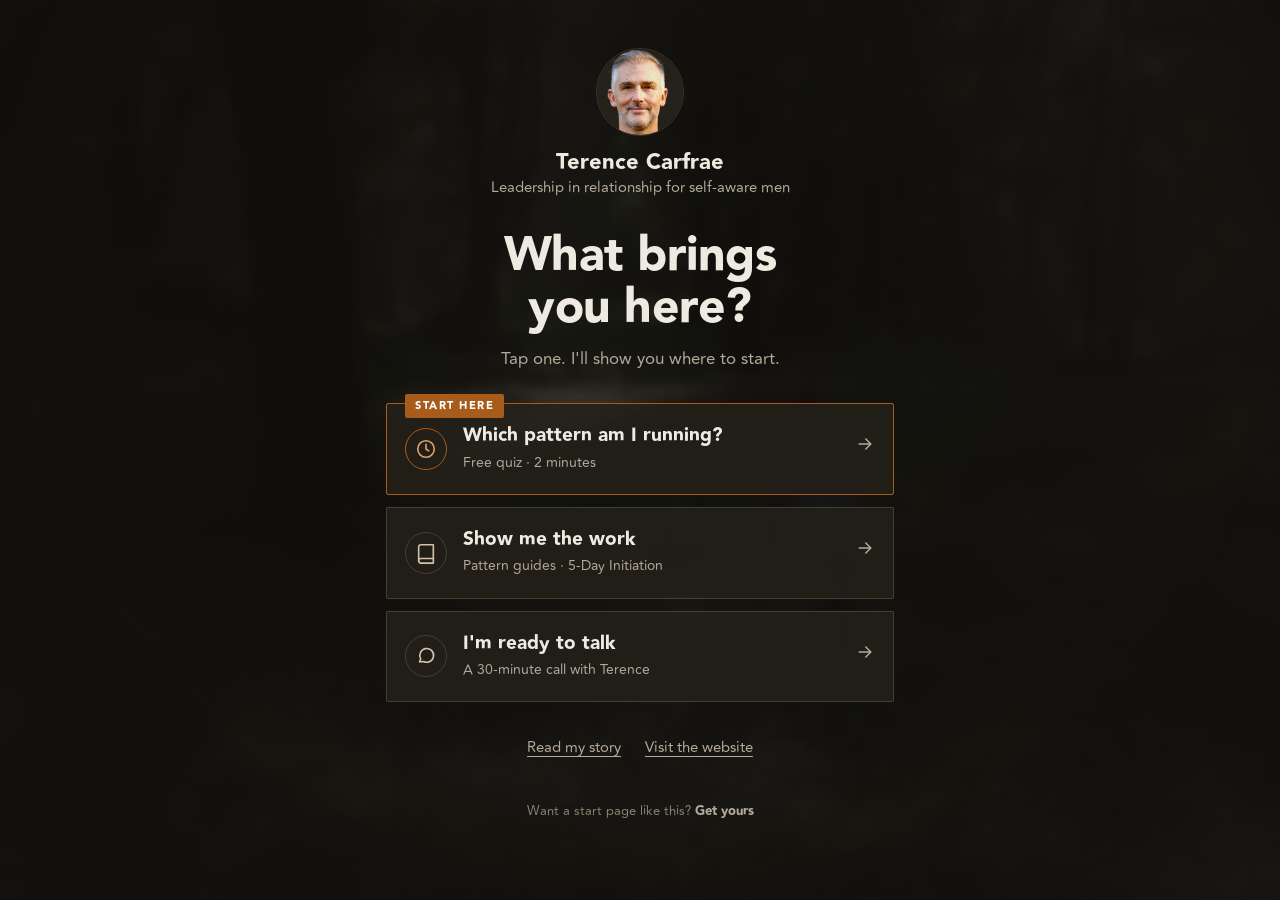
<file: a/start.html>
<!doctype html>
<html lang="en">
<head>
  <meta charset="utf-8">
  <meta name="viewport" content="width=device-width, initial-scale=1, viewport-fit=cover">
  <meta name="robots" content="noindex, nofollow">
  <title>Start Here | Terence Carfrae</title>
  <meta name="description" content="The quiz, the work, or a call with Terence. One tap and you'll know where to start.">
  <link rel="canonical" href="https://terencecarfrae.com/start">
  <meta property="og:type" content="website">
  <meta property="og:site_name" content="Terence Carfrae">
  <meta property="og:title" content="Start here">
  <meta property="og:description" content="The quiz, the work, or a call with Terence. One tap and you'll know where to start.">
  <meta property="og:url" content="https://terencecarfrae.com/start">
  <meta property="og:image" content="https://terencecarfrae.com/assets/img/social-preview.jpg">
  <meta name="twitter:card" content="summary_large_image">
  <link rel="icon" type="image/png" href="assets/img/favicon.png">
  <link rel="apple-touch-icon" href="assets/img/apple-touch-icon.png">
  <link rel="preload" as="font" type="font/ttf" href="assets/fonts/avenir-black.ttf" crossorigin>
  <link rel="stylesheet" href="assets/site.css">
  <style>
    /* A start-here page for his Instagram bio: one question, three answers that open in place. */
    body { min-height: 100vh; min-height: 100svh; position: relative; }
    .start-bg { position: fixed; inset: 0; z-index: -1; }
    .start-bg img { width: 100%; height: 100%; object-fit: cover; opacity: .45; filter: var(--grade); }
    .start-bg::after { content: ""; position: absolute; inset: 0; background: radial-gradient(ellipse at 50% 30%, rgba(18,16,13,.6), rgba(18,16,13,.92) 75%); }
    .page { max-width: 540px; margin: 0 auto; padding: 48px 16px 40px; }

    .me { text-align: center; margin-bottom: 30px; }
    .me img { width: 88px; height: 88px; border-radius: 50%; margin: 0 auto 14px; border: 1px solid var(--line-light); }
    .me .name { font-family: var(--display); font-weight: 900; font-size: 22px; line-height: 1.2; }
    .me .role { color: var(--muted-light); font-size: 15px; }

    h1 { font-size: clamp(36px, 9vw, 48px); text-align: center; margin-bottom: 10px; }
    .sub { text-align: center; color: var(--muted-light); font-size: 17px; margin-bottom: 30px; }

    .cards { display: grid; gap: 12px; }
    .card { background: rgba(37, 33, 27, .82); border: 1px solid var(--line-light); border-radius: var(--radius); position: relative; transition: border-color .2s; }
    .card:hover, .card.open { border-color: rgba(207, 194, 168, .5); }
    .card.primary { border-color: var(--cta); }
    .badge { position: absolute; top: -10px; left: 18px; background: var(--cta); color: #fff; font-size: 11px; font-weight: 700; letter-spacing: .14em; text-transform: uppercase; padding: 3px 10px; border-radius: var(--radius); }
    .card > button { display: flex; align-items: center; gap: 16px; width: 100%; padding: 20px 18px; min-height: 76px; background: none; border: 0; color: inherit; font: inherit; text-align: left; cursor: pointer; }
    .card .icon { flex: none; width: 42px; height: 42px; display: grid; place-items: center; border: 1px solid var(--line-light); border-radius: 50%; color: var(--sand); }
    .card.primary .icon { border-color: var(--cta); color: #e0a06a; }
    .card .label { flex: 1; min-width: 0; }
    .card .label strong { display: block; font-family: var(--display); font-weight: 900; font-size: 19px; line-height: 1.25; }
    .card .label span { display: block; color: var(--muted-light); font-size: 14px; margin-top: 3px; }
    .card .go { flex: none; color: var(--muted-light); transition: transform .25s; }
    .card.open .go { transform: rotate(90deg); }
    .panel { padding: 0 18px 22px; }
    .panel p { color: #d9d2c5; font-size: 16px; line-height: 1.6; }
    .panel .btn { width: 100%; white-space: normal; }
    .panel .fine { margin: 12px 0 0; font-size: 13px; color: var(--muted-light); text-align: center; }

    .offers { list-style: none; margin: 0; padding: 0; display: grid; gap: 10px; }
    .offers a { display: flex; align-items: center; gap: 14px; text-decoration: none; padding: 10px; border: 1px solid var(--line-light); border-radius: var(--radius); transition: border-color .2s, background .2s; }
    .offers a:hover { border-color: var(--sand); background: rgba(207, 194, 168, .06); }
    .offers img { width: 64px; height: 64px; object-fit: cover; flex: none; filter: var(--grade); }
    .offers b { display: block; font-family: var(--display); font-weight: 900; font-size: 17px; line-height: 1.25; }
    .offers small { display: block; color: var(--muted-light); font-size: 14px; margin-top: 2px; }

    .more { text-align: center; margin-top: 34px; display: flex; flex-wrap: wrap; justify-content: center; gap: 10px 24px; font-size: 15px; }
    .more a { color: var(--muted-light); text-underline-offset: 4px; }
    .more a:hover { color: var(--bone); }
    .credit { text-align: center; margin-top: 40px; font-size: 13px; }
    .credit a { color: var(--stone); text-decoration: none; }
    .credit a b { color: var(--muted-light); }
    .credit a:hover b { color: var(--bone); }

    .fade { animation: rise .6s ease both; }
    @keyframes rise { from { opacity: 0; transform: translateY(12px); } to { opacity: 1; transform: none; } }
    @media (prefers-reduced-motion: reduce) { .fade { animation: none; } .card .go { transition: none; } }
  </style>
</head>
<body>
<div class="start-bg"><img src="assets/img/forest-blur.jpg" alt="" width="1200" height="800"></div>

<main class="page">
  <div class="me fade">
    <img src="assets/img/terence-avatar.jpg" alt="Terence Carfrae" width="240" height="240">
    <div class="name">Terence Carfrae</div>
    <div class="role">Leadership in relationship for self-aware men</div>
  </div>

  <h1 class="fade" style="animation-delay:.1s">What brings you here?</h1>
  <p class="sub fade" style="animation-delay:.15s">Tap one. I'll show you where to start.</p>

  <div class="cards">
    <div class="card primary fade" style="animation-delay:.2s" id="quiz">
      <span class="badge">Start here</span>
      <button type="button" aria-expanded="false" aria-controls="p-quiz">
        <span class="icon"><svg width="22" height="22" viewBox="0 0 24 24" fill="none" stroke="currentColor" stroke-width="1.8" stroke-linecap="round" stroke-linejoin="round" aria-hidden="true"><circle cx="12" cy="12" r="9"/><path d="M12 7v5l3 2"/></svg></span>
        <span class="label"><strong>Which pattern am I running?</strong><span>Free quiz · 2 minutes</span></span>
        <span class="go" aria-hidden="true"><svg width="20" height="20" viewBox="0 0 24 24" fill="none" stroke="currentColor" stroke-width="1.8" stroke-linecap="round" stroke-linejoin="round"><path d="M5 12h14M13 6l6 6-6 6"/></svg></span>
      </button>
      <div class="panel" id="p-quiz" hidden>
        <p>The Nice Guy or the Peter Pan? Ten moments from a relationship. Pick the answer that's true, not the one you'd like to be true.</p>
        <a class="btn btn-cta" href="quiz.html#start">Begin the quiz <span class="arrow" aria-hidden="true">→</span></a>
        <p class="fine">Your result is free. The full guide comes by email if you want it.</p>
      </div>
    </div>

    <div class="card fade" style="animation-delay:.27s" id="work">
      <button type="button" aria-expanded="false" aria-controls="p-work">
        <span class="icon"><svg width="22" height="22" viewBox="0 0 24 24" fill="none" stroke="currentColor" stroke-width="1.8" stroke-linecap="round" stroke-linejoin="round" aria-hidden="true"><path d="M4 5.5A2.5 2.5 0 0 1 6.5 3H20v15H6.5A2.5 2.5 0 0 0 4 20.5z"/><path d="M4 20.5A2.5 2.5 0 0 0 6.5 23H20v-5"/></svg></span>
        <span class="label"><strong>Show me the work</strong><span>Pattern guides · 5-Day Initiation</span></span>
        <span class="go" aria-hidden="true"><svg width="20" height="20" viewBox="0 0 24 24" fill="none" stroke="currentColor" stroke-width="1.8" stroke-linecap="round" stroke-linejoin="round"><path d="M5 12h14M13 6l6 6-6 6"/></svg></span>
      </button>
      <div class="panel" id="p-work" hidden>
        <ul class="offers">
          <li><a href="https://terencecarfrae.com/nice-guy-pattern"><img src="assets/img/thumb-nice-guy.jpg" alt="" width="192" height="192"><span><b>The Nice Guy Pattern</b><small>Free guide</small></span></a></li>
          <li><a href="https://terencecarfrae.com/peter-pan-pattern"><img src="assets/img/thumb-peter-pan.jpg" alt="" width="192" height="192"><span><b>The Peter Pan Pattern</b><small>Free guide</small></span></a></li>
          <li><a href="https://terencecarfrae.com/5-day-initiation"><img src="assets/img/thumb-initiation.jpg" alt="" width="192" height="192"><span><b>The 5-Day Initiation</b><small>27 short videos · $47</small></span></a></li>
        </ul>
      </div>
    </div>

    <div class="card fade" style="animation-delay:.34s" id="talk">
      <button type="button" aria-expanded="false" aria-controls="p-talk">
        <span class="icon"><svg width="22" height="22" viewBox="0 0 24 24" fill="none" stroke="currentColor" stroke-width="1.8" stroke-linecap="round" stroke-linejoin="round" aria-hidden="true"><path d="M5 18.5l1.2-3.6A7.5 7.5 0 1 1 9.4 18l-4.4.5z"/></svg></span>
        <span class="label"><strong>I'm ready to talk</strong><span>A 30-minute call with Terence</span></span>
        <span class="go" aria-hidden="true"><svg width="20" height="20" viewBox="0 0 24 24" fill="none" stroke="currentColor" stroke-width="1.8" stroke-linecap="round" stroke-linejoin="round"><path d="M5 12h14M13 6l6 6-6 6"/></svg></span>
      </button>
      <div class="panel" id="p-talk" hidden>
        <p>Not a sales conversation. A conversation about where you are, and whether you're ready for twelve weeks of one-to-one work. Some men are. Some are not. Either is OK.</p>
        <a class="btn btn-cta" href="https://api.leadconnectorhq.com/widget/booking/Fzyb3TQTCbFdLibyNJw4">Book a call <span class="arrow" aria-hidden="true">→</span></a>
      </div>
    </div>
  </div>

  <div class="more">
    <a href="https://terencecarfrae.com/about">Read my story</a>
    <a href="index.html">Visit the website</a>
  </div>
  <div class="credit"><a href="https://www.awaken.digital/start?utm_source=terencecarfrae&amp;utm_medium=start-page" target="_blank" rel="noopener">Want a start page like this? <b>Get yours</b></a></div>
</main>

<script>
  // One answer open at a time. A link straight to an answer (start.html#work) opens it on arrival.
  const cards = [...document.querySelectorAll('.card')];
  function toggle(card, open) {
    const b = card.querySelector(':scope > button');
    card.classList.toggle('open', open);
    b.setAttribute('aria-expanded', String(open));
    card.querySelector('.panel').hidden = !open;
  }
  cards.forEach((card) => {
    card.querySelector(':scope > button').addEventListener('click', () => {
      const opening = !card.classList.contains('open');
      cards.forEach((c) => toggle(c, false));
      if (opening) toggle(card, true);
    });
  });
  const linked = location.hash && document.querySelector(`.card#${CSS.escape(location.hash.slice(1))}`);
  if (linked) toggle(linked, true);
</script>
</body>
</html>
</file>
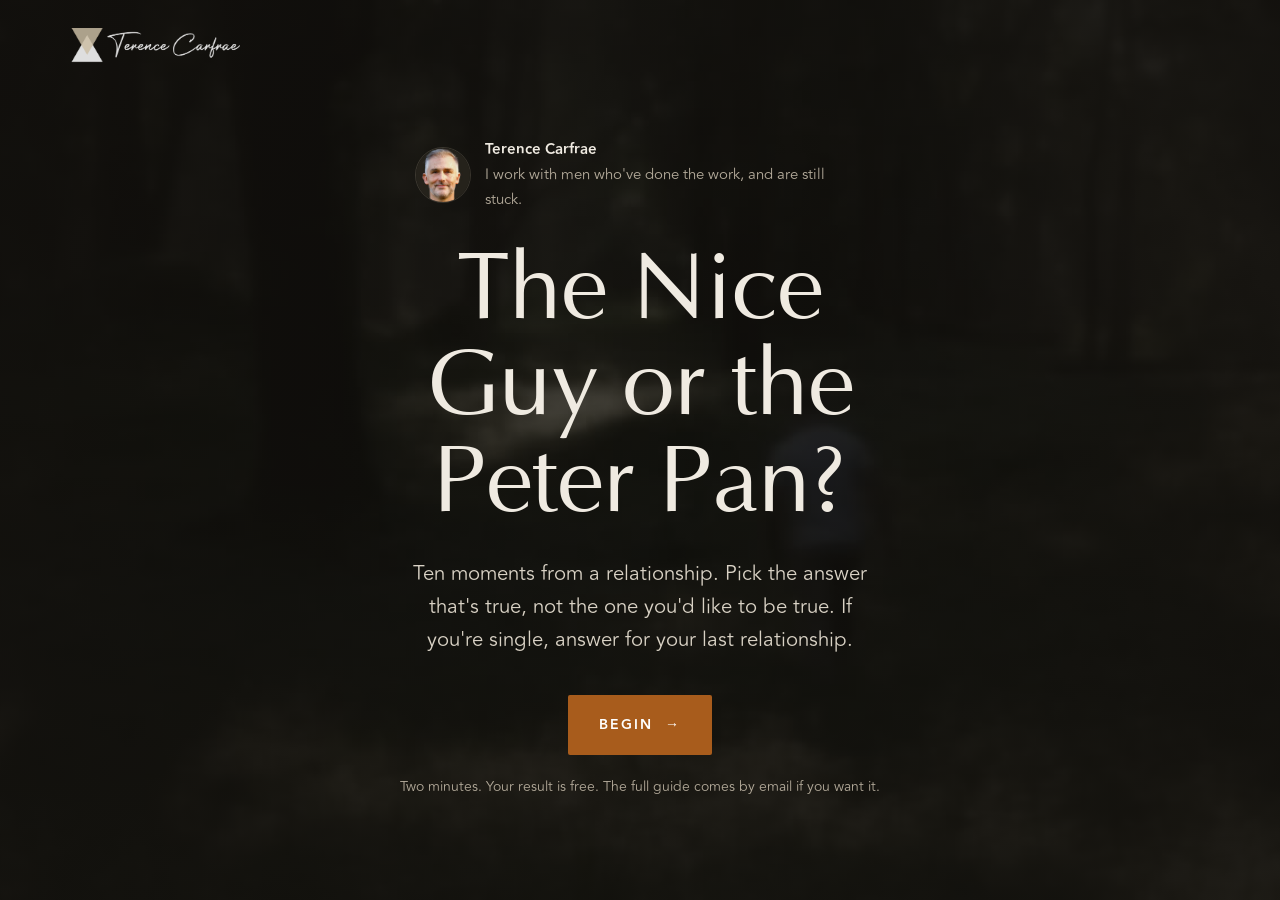
<file: b/quiz.html>
<!doctype html>
<html lang="en">
<head>
  <meta charset="utf-8">
  <meta name="viewport" content="width=device-width, initial-scale=1">
  <meta name="robots" content="noindex, nofollow">
  <title>The Nice Guy or the Peter Pan? Take the quiz | Terence Carfrae</title>
  <meta name="description" content="Ten questions. Two minutes. Find out whether you're running the Nice Guy pattern, the Peter Pan pattern, or both.">
  <link rel="canonical" href="https://terencecarfrae.com/quiz">
  <meta property="og:type" content="website">
  <meta property="og:site_name" content="Terence Carfrae">
  <meta property="og:title" content="The Nice Guy or the Peter Pan?">
  <meta property="og:description" content="Ten questions. Two minutes. Find out which pattern you're running, or whether it's both.">
  <meta property="og:url" content="https://terencecarfrae.com/quiz">
  <meta property="og:image" content="https://terencecarfrae.com/assets/img/social-preview.jpg">
  <meta name="twitter:card" content="summary_large_image">
  <link rel="icon" type="image/png" href="assets/img/favicon.png">
  <link rel="apple-touch-icon" href="assets/img/apple-touch-icon.png">
  <link rel="preload" as="font" type="font/ttf" href="assets/fonts/optima.ttf" crossorigin>
  <link rel="stylesheet" href="assets/site.css">
  <link rel="stylesheet" href="assets/type-optima.css">
  <style>
    body { min-height: 100vh; min-height: 100svh; display: flex; flex-direction: column; }
    .site-header { position: absolute; }
    .quiz-page { flex: 1; position: relative; overflow: hidden; display: flex; align-items: center; padding: 130px 0 80px; }
    .quiz-bg { position: absolute; inset: 0; }
    .quiz-bg img { width: 100%; height: 100%; object-fit: cover; object-position: 50% 50%; opacity: .5; filter: var(--grade); }
    .quiz-bg::after { content: ""; position: absolute; inset: 0; background: radial-gradient(ellipse at 50% 40%, rgba(18,16,13,.55), rgba(18,16,13,.88) 80%); }
    .quiz { position: relative; width: 100%; max-width: 780px; margin: 0 auto; padding: 0 var(--gutter); }
    @media (max-width: 600px) { .quiz-page { padding: 96px 0 56px; align-items: flex-start; } }

    .screen[hidden] { display: none; }
    .screen { animation: rise .6s ease both; }
    @keyframes rise { from { opacity: 0; transform: translateY(14px); } to { opacity: 1; transform: none; } }

    .intro { text-align: center; }
    .who { display: inline-flex; align-items: center; gap: 14px; margin-bottom: 30px; text-align: left; font-size: 15px; color: var(--muted-light); max-width: 30em; }
    .who img { width: 56px; height: 56px; border-radius: 50%; flex: none; border: 1px solid var(--line-light); }
    .who strong { display: block; color: var(--text-light); font-weight: 700; }
    .intro .lede { margin: 26px auto 38px; color: #d9d2c5; }
    .intro .fine { margin-top: 20px; font-size: 14px; color: var(--muted-light); }

    .progress { display: flex; align-items: center; gap: 18px; margin-bottom: 40px; }
    .bar { flex: 1; height: 2px; background: var(--line-light); position: relative; }
    .bar i { position: absolute; left: 0; top: 0; bottom: 0; background: var(--sand); transition: width .5s ease; }
    .count { font-size: 13px; letter-spacing: .14em; color: var(--muted-light); white-space: nowrap; }
    .back { background: none; border: 0; color: var(--muted-light); font: inherit; font-size: 13px; letter-spacing: .14em; text-transform: uppercase; cursor: pointer; padding: 8px 0; }
    .back:hover { color: var(--bone); }
    .back:disabled { visibility: hidden; }

    .question { font-size: clamp(30px, 4.4vw, 46px); line-height: 1.15; margin-bottom: 34px; }
    .question:focus { outline: none; }
    .options { display: grid; gap: 12px; }
    .option {
      text-align: left; width: 100%; font: inherit; font-size: 18px; line-height: 1.45; color: var(--text-light);
      background: rgba(37, 33, 27, .78); border: 1px solid var(--line-light); border-radius: var(--radius);
      padding: 20px 22px 20px 64px; cursor: pointer; position: relative; min-height: 64px;
      transition: border-color .2s, background .2s;
    }
    .option:hover { border-color: var(--sand); background: rgba(52, 46, 38, .88); }
    .option:focus-visible { border-color: var(--sand); outline: 2px solid var(--sand); outline-offset: 2px; }
    .option .key {
      position: absolute; left: 20px; top: 50%; transform: translateY(-50%); width: 28px; height: 28px; display: grid; place-items: center;
      border: 1px solid var(--line-light); font-size: 13px; color: var(--muted-light);
    }
    .option[aria-pressed="true"] { border-color: var(--sand); background: rgba(207, 194, 168, .18); }
    .options.busy .option { pointer-events: none; }
    .hint { margin-top: 22px; font-size: 13px; color: var(--stone); text-align: center; }
    @media (hover: none) {
      .hint, .option .key { display: none; }
      .option { padding-left: 22px; }
    }

    .result h1 { font-size: clamp(40px, 6.4vw, 72px); margin-bottom: 10px; }
    .result h1:focus { outline: none; }
    .result h1 em { font-style: normal; color: var(--sand); }
    .leaning { font-family: var(--display); font-style: italic; font-size: 22px; color: var(--muted-light); margin: 0; }
    .split { margin: 30px 0 34px; }
    .split-bar { display: flex; height: 10px; background: var(--ink-3); overflow: hidden; }
    .split-bar .ng { background: var(--sand); transition: width 1.2s ease; }
    .split-bar .pp { background: var(--stone); transition: width 1.2s ease; }
    .split-legend { display: flex; justify-content: space-between; margin-top: 12px; font-size: 15px; }
    .split-legend strong { font-family: var(--display); font-weight: 900; font-size: 22px; margin-right: 8px; }
    .split-legend .dot { display: inline-block; width: 9px; height: 9px; vertical-align: 1px; }
    .result .body p { font-size: 19px; color: #d9d2c5; }
    .result .body .line { font-family: var(--display); font-size: clamp(24px, 2.6vw, 30px); line-height: 1.35; color: var(--text-light); margin: 28px 0; padding-left: 22px; border-left: 2px solid var(--taupe); }
    .medicine { border-top: 1px solid var(--line-light); padding: 26px 0 0; margin: 30px 0 0; }
    .medicine h2 { font-size: clamp(28px, 3vw, 36px); }
    .medicine p { margin: 6px 0 0; color: var(--muted-light); font-size: 16px; }

    .capture { margin-top: 34px; background: rgba(37, 33, 27, .82); border: 1px solid var(--line-light); padding: clamp(24px, 4vw, 40px); }
    .capture h2 { font-size: clamp(28px, 3.4vw, 40px); margin-bottom: 10px; }
    .capture > p { color: #d9d2c5; font-size: 17px; }
    .fields { display: grid; grid-template-columns: 1fr 1.4fr; gap: 12px; margin: 22px 0 14px; }
    .fields label { display: flex; flex-direction: column; gap: 6px; font-size: 13px; letter-spacing: .1em; text-transform: uppercase; color: var(--muted-light); }
    .fields input {
      font: inherit; font-size: 17px; text-transform: none; letter-spacing: 0; color: var(--text-light); background: var(--ink);
      border: 1px solid var(--line-light); border-radius: var(--radius); padding: 14px 14px; min-height: 52px;
    }
    .fields input:focus { border-color: var(--sand); outline: 2px solid var(--sand); outline-offset: 1px; }
    .capture .btn { width: 100%; }
    .privacy { margin: 14px 0 0; font-size: 14px; color: var(--muted-light); }
    .form-error { margin: 12px 0 0; color: #e7b9a6; font-size: 15px; }
    @media (max-width: 560px) { .fields { grid-template-columns: 1fr; } }

    .sent h2 { font-size: clamp(28px, 3.4vw, 40px); margin-bottom: 10px; }
    .sent h2:focus { outline: none; }
    .bridge { margin-top: 26px; padding-top: 24px; border-top: 1px solid var(--line-light); }
    .bridge p { color: #d9d2c5; font-size: 17px; }
    .next-links { margin-top: 26px; display: flex; flex-wrap: wrap; gap: 14px 28px; font-size: 15px; color: var(--muted-light); }
    .next-links a { color: var(--text-light); }
    .retake { background: none; border: 0; color: var(--muted-light); font: inherit; font-size: 15px; cursor: pointer; padding: 0; text-decoration: underline; text-underline-offset: 4px; }
    .retake:hover { color: var(--bone); }
  </style>
</head>
<body>
<a class="skip" href="#main">Skip to content</a>

<header class="site-header">
  <div class="wrap">
    <a class="brand" href="index.html" aria-label="Terence Carfrae, home"><img src="assets/img/logo-light.png" alt="Terence Carfrae" width="184" height="46"></a>
  </div>
</header>

<main class="quiz-page" id="main">
  <div class="quiz-bg"><img src="assets/img/forest-blur.jpg" alt="" width="1200" height="800"></div>

  <div class="quiz">

    <section class="screen intro" id="intro">
      <div class="who">
        <img src="assets/img/terence-avatar.jpg" alt="" width="240" height="240">
        <span><strong>Terence Carfrae</strong>I work with men who've done the work, and are still stuck.</span>
      </div>
      <h1 class="title-xl">The Nice Guy or the Peter Pan?</h1>
      <p class="lede">Ten moments from a relationship. Pick the answer that's true, not the one you'd like to be true. If you're single, answer for your last relationship.</p>
      <button class="btn btn-cta" id="start" type="button">Begin <span class="arrow" aria-hidden="true">→</span></button>
      <p class="fine">Two minutes. Your result is free. The full guide comes by email if you want it.</p>
    </section>

    <section class="screen" id="ask" hidden>
      <div class="progress">
        <button class="back" id="back" type="button">← Back</button>
        <div class="bar" aria-hidden="true"><i id="fill"></i></div>
        <span class="count" id="count" aria-hidden="true"></span>
      </div>
      <h2 class="question" id="question" tabindex="-1"></h2>
      <div class="options" id="options"></div>
      <p class="hint">Tip: press 1 to 4 on your keyboard.</p>
    </section>

    <section class="screen result" id="result" hidden>
      <h1 id="r-title" tabindex="-1"></h1>
      <p class="leaning" id="r-leaning" hidden></p>
      <div class="split">
        <div class="split-bar" role="img" id="r-split"><span class="ng" id="r-ng-bar" style="width:50%"></span><span class="pp" id="r-pp-bar" style="width:50%"></span></div>
        <div class="split-legend" aria-hidden="true">
          <span><i class="dot" style="background:var(--sand); margin-right: 8px"></i><strong id="r-ng">0%</strong>Nice Guy</span>
          <span><strong id="r-pp">0%</strong>Peter Pan<i class="dot" style="background:var(--stone); margin-left: 8px"></i></span>
        </div>
      </div>
      <div class="body" id="r-body"></div>
      <div class="medicine">
        <h2 id="r-need"></h2>
        <p id="r-need-note"></p>
      </div>

      <!-- Email capture. In the live build this posts to the site's /api/submit function,
           which writes the contact into GoHighLevel with a nice-guy / peter-pan / both tag.
           That tag sends the matching guide and starts the matching email sequence. -->
      <form class="capture" id="capture" novalidate>
        <h2 id="c-title"></h2>
        <p id="c-text"></p>
        <div class="fields">
          <label>First name<input name="first_name" autocomplete="given-name" required></label>
          <label>Email<input name="email" type="email" autocomplete="email" inputmode="email" required></label>
        </div>
        <button class="btn btn-cta" type="submit" id="c-button"></button>
        <p class="form-error" id="c-error" role="alert" hidden></p>
        <p class="privacy">Then a few short emails from me. Unsubscribe any time. Your answers stay private.</p>
      </form>

      <div class="capture sent" id="sent" hidden>
        <h2 tabindex="-1" id="s-title">It's on its way.</h2>
        <p>Check your inbox, and your Promotions tab if it isn't there in a few minutes.</p>
        <div class="bridge">
          <p>The guide names it. The Initiation makes you face it. Five days, 27 short videos, $47.</p>
          <a class="btn btn-ghost" href="https://terencecarfrae.com/5-day-initiation">See the Initiation <span class="arrow" aria-hidden="true">→</span></a>
        </div>
      </div>

      <div class="next-links">
        <span>Rather talk it through? <a href="https://api.leadconnectorhq.com/widget/booking/Fzyb3TQTCbFdLibyNJw4">Book a call</a>.</span>
        <button class="retake" id="retake" type="button">Take the quiz again</button>
      </div>
    </section>

  </div>
</main>

<script>
  // Each answer adds weight to one pattern or the other: ng = Nice Guy, pp = Peter Pan.
  // The answers are written so neither side sounds more flattering than the other.
  const QUESTIONS = [
    { q: 'A conversation with her starts to get tense. You…', a: [
      { t: 'Soften what you were about to say.', ng: 2 },
      { t: 'Go quiet, and plan to bring it up later.', ng: 1 },
      { t: 'Lighten it with a joke.', pp: 1 },
      { t: 'Find a reason to be somewhere else.', pp: 2 } ] },
    { q: 'She asks for something you don\'t want to do.', a: [
      { t: 'You say yes, and resent it afterwards.', ng: 2 },
      { t: 'You say yes, then quietly drag your feet.', ng: 1 },
      { t: 'You say maybe, and keep it vague.', pp: 1 },
      { t: 'You do your own thing and deal with it later.', pp: 2 } ] },
    { q: 'A few months in, you usually notice…', a: [
      { t: 'Your life quietly rearranging itself around her.', ng: 2 },
      { t: 'You check how she feels about you more than you\'d admit.', ng: 1 },
      { t: 'Her flaws getting louder.', pp: 2 },
      { t: 'You wondering what else is out there.', pp: 1 } ] },
    { q: 'Your relationships usually end because…', a: [
      { t: 'I kept giving, and the spark went anyway.', ng: 2 },
      { t: 'Things went flat, and neither of us said so.', ng: 1 },
      { t: 'I left before it got too serious.', pp: 2 },
      { t: 'Different women, same ending. I\'m not sure why.', ng: 1, pp: 1 } ] },
    { q: 'When you\'re angry with her…', a: [
      { t: 'You swallow it.', ng: 2 },
      { t: 'You decide it isn\'t worth the fight.', ng: 1 },
      { t: 'You go quiet for a few days.', pp: 1 },
      { t: 'You start wondering whether she\'s the right one.', pp: 2 } ] },
    { q: 'What do you want most from her?', a: [
      { t: 'To know she\'s happy with me.', ng: 2 },
      { t: 'Some appreciation for what I do.', ng: 1 },
      { t: 'Room to breathe.', pp: 1 },
      { t: 'To keep feeling the rush.', pp: 2 } ] },
    { q: 'Your friends would say you\'re…', a: [
      { t: 'The one who never makes a fuss.', ng: 2 },
      { t: 'Easy-going. Happy to go along with the plan.', ng: 1 },
      { t: 'Great fun, and hard to pin down.', pp: 2 },
      { t: 'Always onto the next thing.', pp: 1 } ] },
    { q: 'Commitment feels like…', a: [
      { t: 'Safety. I\'d do a lot to keep it.', ng: 2 },
      { t: 'Something I\'m good at, until the resentment builds.', ng: 1 },
      { t: 'Something I\'d like, eventually.', pp: 2 },
      { t: 'Fine in theory. I just haven\'t met the right one.', pp: 1 } ] },
    { q: 'When it comes to sex, the pattern is…', a: [
      { t: 'I wait for her to show she wants me.', ng: 2 },
      { t: 'I hold back so I don\'t seem pushy.', ng: 1 },
      { t: 'It\'s electric at the start, then I lose interest.', pp: 2 },
      { t: 'Novelty is what really switches me on.', pp: 1 } ] },
    { q: 'Which sentence would sting the most?', a: [
      { t: '"I never know where you stand."', ng: 2 },
      { t: '"You\'re always so agreeable."', ng: 1 },
      { t: '"You never let anyone in."', pp: 1 },
      { t: '"When are you going to grow up?"', pp: 2 } ] },
  ];

  const LINKS = {
    initiation: 'https://terencecarfrae.com/5-day-initiation',
  };

  const RESULTS = {
    ng: {
      title: 'You\'re running <em>the Nice Guy</em> pattern.',
      body: [
        'Not that you\'re kind. That you keep trading your truth for approval, and calling it love.',
        'You manage instead of meet. You adapt instead of decide. You smooth instead of stand. And when you don\'t stay with yourself, she loses her reference point. She can\'t feel where you stand, so she can\'t surrender into you.',
      ],
      line: 'A man who cannot say no cannot be trusted when he says yes.',
      need: 'What you need: courage.',
      needNote: 'The courage to say what\'s true, and let reality respond.',
      capture: { title: 'Get the Nice Guy guide', text: 'Where the pattern formed, what it\'s costing you, and a practice to start breaking it this week.', button: 'Send me the guide' },
    },
    pp: {
      title: 'You\'re running <em>the Peter Pan</em> pattern.',
      body: [
        'At first it feels like chemistry. Then the relationship asks something of you: consistency, presence, depth. And that\'s when you start scanning for flaws, reasons, exits.',
        'You call it freedom. But if you need exits to feel safe, you\'re not free. You\'re managing anxiety. Peter Pan isn\'t chasing freedom. He\'s fleeing the consequences of absence.',
      ],
      line: 'Commitment doesn\'t kill the man. It reveals him.',
      need: 'What you need: humbleness.',
      needNote: 'The humbleness to admit you don\'t have this handled.',
      capture: { title: 'Get the Peter Pan guide', text: 'Why you keep losing interest, what it\'s protecting you from, and the admission that starts to end it.', button: 'Send me the guide' },
    },
    both: {
      title: 'You\'re running <em>both</em>.',
      body: [
        'Most men do. Single, you run: the chase, the novelty, one foot out the door. In a relationship, you disappear: the yes you didn\'t mean, the peace you kept at your own expense.',
        'They look like opposites. They\'re the same wound with two strategies, and you switch between them depending on what the moment seems to demand.',
      ],
      line: 'Same root. Different strategy.',
      need: 'What you need: courage and humbleness.',
      needNote: 'Courage to stand in your truth. Humbleness to admit you need help.',
      capture: { title: 'Get both guides', text: 'The Nice Guy guide and the Peter Pan guide, so you can see both sides of the pattern you\'re running.', button: 'Send me both guides' },
    },
  };

  const STORE = 'tc-quiz-v1';
  const PREVIEW = true;
  const $ = (id) => document.getElementById(id);
  const screens = { intro: $('intro'), ask: $('ask'), result: $('result') };

  // order: the questions with their answers shuffled once per attempt (stored as indices so a refresh keeps them).
  let state = null;       // { order: [[answerIndex...] per question], answers: [index|null], current }
  let timer = null;

  const question = (k) => QUESTIONS[k];
  const option = (k, i) => QUESTIONS[k].a[state.order[k][i]];

  function save() { try { sessionStorage.setItem(STORE, JSON.stringify(state)); } catch (e) { /* private mode: carry on without it */ } }
  function load() { try { return JSON.parse(sessionStorage.getItem(STORE)); } catch (e) { return null; } }

  function show(name) {
    Object.entries(screens).forEach(([k, el]) => { el.hidden = k !== name; });
    window.scrollTo({ top: 0, behavior: 'instant' });
  }

  function shuffled(n) {
    const a = [...Array(n).keys()];
    for (let i = a.length - 1; i > 0; i--) { const j = Math.floor(Math.random() * (i + 1)); [a[i], a[j]] = [a[j], a[i]]; }
    return a;
  }

  function start() {
    clearTimeout(timer);
    state = { order: QUESTIONS.map((q) => shuffled(q.a.length)), answers: QUESTIONS.map(() => null), current: 0 };
    save();
    history.pushState({ q: 0 }, '', '#q1');
    show('ask');
    render();
  }

  function render() {
    const k = state.current;
    $('count').textContent = `${k + 1} / ${QUESTIONS.length}`;
    $('fill').style.width = `${(k / QUESTIONS.length) * 100}%`;
    $('back').disabled = k === 0;
    const qEl = $('question');
    qEl.innerHTML = `<span class="sr-only">Question ${k + 1} of ${QUESTIONS.length}: </span>`;
    qEl.append(question(k).q);
    const box = $('options');
    box.classList.remove('busy');
    box.innerHTML = '';
    state.order[k].forEach((_, i) => {
      const b = document.createElement('button');
      b.type = 'button';
      b.className = 'option';
      b.setAttribute('aria-pressed', String(state.answers[k] === i));
      b.innerHTML = `<span class="key" aria-hidden="true">${i + 1}</span>`;
      b.append(option(k, i).t);
      b.addEventListener('click', () => choose(i));
      box.append(b);
    });
    // Restart the entrance animation for each question, and keep the question at the top on a phone.
    screens.ask.style.animation = 'none'; void screens.ask.offsetWidth; screens.ask.style.animation = '';
    window.scrollTo({ top: 0, behavior: 'instant' });
    qEl.focus({ preventScroll: true });
  }

  function choose(i) {
    if (timer) return;                       // one answer per question: ignore double taps and repeats
    const k = state.current;
    state.answers[k] = i;
    save();
    const box = $('options');
    box.classList.add('busy');
    [...box.children].forEach((el, n) => el.setAttribute('aria-pressed', String(n === i)));
    timer = setTimeout(() => {
      timer = null;
      if (k < QUESTIONS.length - 1) {
        state.current = k + 1; save();
        history.pushState({ q: state.current }, '', `#q${state.current + 1}`);
        render();
      } else {
        finish(true);
      }
    }, 260);
  }

  function goBack() {
    clearTimeout(timer); timer = null;
    if (state && state.current > 0) { state.current--; save(); render(); }
  }

  function score() {
    let ng = 0, pp = 0;
    state.answers.forEach((i, k) => { if (i === null) return; const o = option(k, i); ng += o.ng || 0; pp += o.pp || 0; });
    const share = ng / (ng + pp);
    return { share, key: share >= 0.65 ? 'ng' : share <= 0.35 ? 'pp' : 'both' };
  }

  function finish(push) {
    const missing = state.answers.indexOf(null);
    if (missing !== -1) { state.current = missing; save(); render(); return; }
    const { share, key } = score();
    const r = RESULTS[key];
    const ngPct = Math.round(share * 100);
    const ppPct = 100 - ngPct;
    if (push) history.pushState({ result: true }, '', '#result');

    $('r-title').innerHTML = r.title;
    const lean = $('r-leaning');
    lean.hidden = key !== 'both';
    lean.textContent = ngPct >= 55 ? 'Leaning Nice Guy.' : ngPct <= 45 ? 'Leaning Peter Pan.' : 'Evenly split.';
    $('r-ng').textContent = `${ngPct}%`;
    $('r-pp').textContent = `${ppPct}%`;
    $('r-split').setAttribute('aria-label', `Your answers: ${ngPct}% Nice Guy, ${ppPct}% Peter Pan`);
    $('r-body').innerHTML = r.body.map((p) => `<p>${p}</p>`).join('') + `<p class="line">${r.line}</p>`;
    $('r-need').textContent = r.need;
    $('r-need-note').textContent = r.needNote;
    $('c-title').textContent = r.capture.title;
    $('c-text').textContent = r.capture.text;
    $('c-button').innerHTML = `${r.capture.button} <span class="arrow" aria-hidden="true">→</span>`;
    $('capture').hidden = !!state.sent;
    $('sent').hidden = !state.sent;
    $('c-error').hidden = true;

    $('fill').style.width = '100%';
    show('result');
    $('r-title').focus({ preventScroll: true });
    $('r-ng-bar').style.width = '50%'; $('r-pp-bar').style.width = '50%';
    requestAnimationFrame(() => requestAnimationFrame(() => {
      $('r-ng-bar').style.width = `${ngPct}%`; $('r-pp-bar').style.width = `${ppPct}%`;
    }));
  }

  async function submit(e) {
    e.preventDefault();
    const form = e.target;
    const first_name = form.first_name.value.trim();
    const email = form.email.value.trim();
    const err = $('c-error');
    if (!first_name || !/^[^@\s]+@[^@\s]+\.[^@\s]+$/.test(email)) {
      err.textContent = 'Please add your first name and a valid email.'; err.hidden = false; return;
    }
    const button = $('c-button');
    button.disabled = true;
    const { key, share } = score();
    try {
      if (!PREVIEW) {
        const res = await fetch('/api/submit', {
          method: 'POST', headers: { 'Content-Type': 'application/json' },
          body: JSON.stringify({ quiz: 'pattern', first_name, email, result: key, ng_share: Math.round(share * 100) }),
        });
        if (!res.ok) throw new Error(res.status);
      }
      state.sent = true; save();
      $('capture').hidden = true; $('sent').hidden = false;
      $('s-title').focus();
    } catch (x) {
      err.textContent = 'That didn\'t go through. Please try again in a moment.'; err.hidden = false;
    } finally {
      button.disabled = false;
    }
  }

  // Browser back and forward move between questions instead of leaving the quiz.
  window.addEventListener('popstate', (e) => {
    clearTimeout(timer); timer = null;
    const s = e.state;
    if (!state || !s) { show('intro'); return; }
    if (s.result) { finish(false); return; }
    state.current = s.q; save(); show('ask'); render();
  });

  // Pick up where he left off after a refresh. Arriving from the start page (#start) skips the intro he has just read there.
  (function resume() {
    if (location.hash === '#start') { history.replaceState(null, '', location.pathname); start(); return; }
    const saved = load();
    if (!saved || !Array.isArray(saved.answers) || saved.answers.length !== QUESTIONS.length) return;
    state = saved;
    if (location.hash === '#result' && saved.answers.every((a) => a !== null)) { finish(false); return; }
    if (/^#q\d+$/.test(location.hash)) { show('ask'); render(); }
  })();

  $('start').addEventListener('click', start);
  $('retake').addEventListener('click', start);
  // Keep the on-page Back and the browser's back in step: both walk the same history entries.
  $('back').addEventListener('click', () => {
    if (history.state && history.state.q > 0) history.back(); else goBack();
  });
  $('capture').addEventListener('submit', submit);
  document.addEventListener('keydown', (e) => {
    if (screens.ask.hidden || e.repeat || e.ctrlKey || e.metaKey || e.altKey) return;
    if (/^(INPUT|TEXTAREA|SELECT)$/.test(document.activeElement.tagName)) return;
    const n = parseInt(e.key, 10);
    if (n >= 1 && n <= 4) choose(n - 1);
  });
</script>
</body>
</html>
</file>
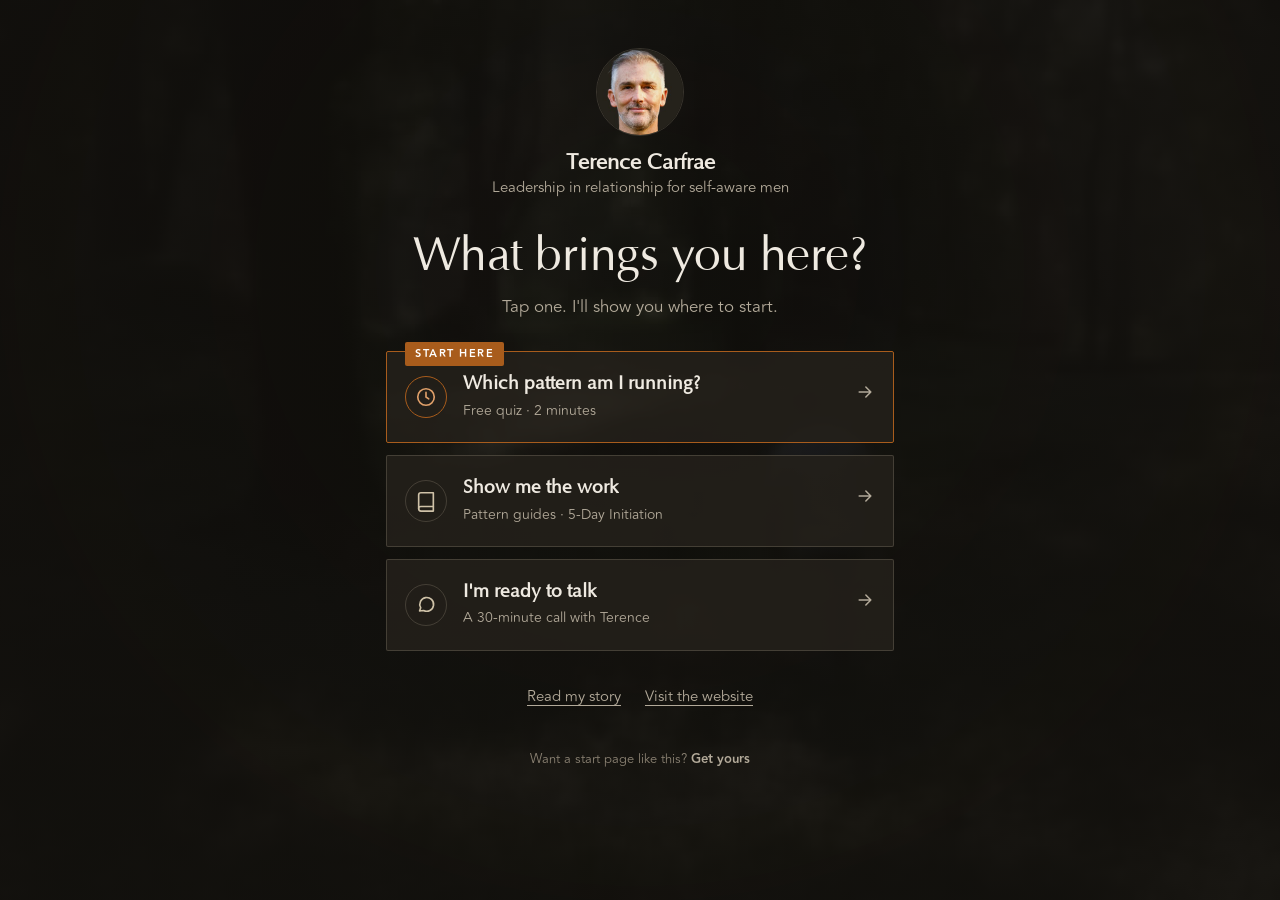
<file: b/start.html>
<!doctype html>
<html lang="en">
<head>
  <meta charset="utf-8">
  <meta name="viewport" content="width=device-width, initial-scale=1, viewport-fit=cover">
  <meta name="robots" content="noindex, nofollow">
  <title>Start Here | Terence Carfrae</title>
  <meta name="description" content="The quiz, the work, or a call with Terence. One tap and you'll know where to start.">
  <link rel="canonical" href="https://terencecarfrae.com/start">
  <meta property="og:type" content="website">
  <meta property="og:site_name" content="Terence Carfrae">
  <meta property="og:title" content="Start here">
  <meta property="og:description" content="The quiz, the work, or a call with Terence. One tap and you'll know where to start.">
  <meta property="og:url" content="https://terencecarfrae.com/start">
  <meta property="og:image" content="https://terencecarfrae.com/assets/img/social-preview.jpg">
  <meta name="twitter:card" content="summary_large_image">
  <link rel="icon" type="image/png" href="assets/img/favicon.png">
  <link rel="apple-touch-icon" href="assets/img/apple-touch-icon.png">
  <link rel="preload" as="font" type="font/ttf" href="assets/fonts/optima.ttf" crossorigin>
  <link rel="stylesheet" href="assets/site.css">
  <link rel="stylesheet" href="assets/type-optima.css">
  <style>
    /* A start-here page for his Instagram bio: one question, three answers that open in place. */
    body { min-height: 100vh; min-height: 100svh; position: relative; }
    .start-bg { position: fixed; inset: 0; z-index: -1; }
    .start-bg img { width: 100%; height: 100%; object-fit: cover; opacity: .45; filter: var(--grade); }
    .start-bg::after { content: ""; position: absolute; inset: 0; background: radial-gradient(ellipse at 50% 30%, rgba(18,16,13,.6), rgba(18,16,13,.92) 75%); }
    .page { max-width: 540px; margin: 0 auto; padding: 48px 16px 40px; }

    .me { text-align: center; margin-bottom: 30px; }
    .me img { width: 88px; height: 88px; border-radius: 50%; margin: 0 auto 14px; border: 1px solid var(--line-light); }
    .me .name { font-family: var(--display); font-weight: 900; font-size: 22px; line-height: 1.2; }
    .me .role { color: var(--muted-light); font-size: 15px; }

    h1 { font-size: clamp(36px, 9vw, 48px); text-align: center; margin-bottom: 10px; }
    .sub { text-align: center; color: var(--muted-light); font-size: 17px; margin-bottom: 30px; }

    .cards { display: grid; gap: 12px; }
    .card { background: rgba(37, 33, 27, .82); border: 1px solid var(--line-light); border-radius: var(--radius); position: relative; transition: border-color .2s; }
    .card:hover, .card.open { border-color: rgba(207, 194, 168, .5); }
    .card.primary { border-color: var(--cta); }
    .badge { position: absolute; top: -10px; left: 18px; background: var(--cta); color: #fff; font-size: 11px; font-weight: 700; letter-spacing: .14em; text-transform: uppercase; padding: 3px 10px; border-radius: var(--radius); }
    .card > button { display: flex; align-items: center; gap: 16px; width: 100%; padding: 20px 18px; min-height: 76px; background: none; border: 0; color: inherit; font: inherit; text-align: left; cursor: pointer; }
    .card .icon { flex: none; width: 42px; height: 42px; display: grid; place-items: center; border: 1px solid var(--line-light); border-radius: 50%; color: var(--sand); }
    .card.primary .icon { border-color: var(--cta); color: #e0a06a; }
    .card .label { flex: 1; min-width: 0; }
    .card .label strong { display: block; font-family: var(--display); font-weight: 900; font-size: 19px; line-height: 1.25; }
    .card .label span { display: block; color: var(--muted-light); font-size: 14px; margin-top: 3px; }
    .card .go { flex: none; color: var(--muted-light); transition: transform .25s; }
    .card.open .go { transform: rotate(90deg); }
    .panel { padding: 0 18px 22px; }
    .panel p { color: #d9d2c5; font-size: 16px; line-height: 1.6; }
    .panel .btn { width: 100%; white-space: normal; }
    .panel .fine { margin: 12px 0 0; font-size: 13px; color: var(--muted-light); text-align: center; }

    .offers { list-style: none; margin: 0; padding: 0; display: grid; gap: 10px; }
    .offers a { display: flex; align-items: center; gap: 14px; text-decoration: none; padding: 10px; border: 1px solid var(--line-light); border-radius: var(--radius); transition: border-color .2s, background .2s; }
    .offers a:hover { border-color: var(--sand); background: rgba(207, 194, 168, .06); }
    .offers img { width: 64px; height: 64px; object-fit: cover; flex: none; filter: var(--grade); }
    .offers b { display: block; font-family: var(--display); font-weight: 900; font-size: 17px; line-height: 1.25; }
    .offers small { display: block; color: var(--muted-light); font-size: 14px; margin-top: 2px; }

    .more { text-align: center; margin-top: 34px; display: flex; flex-wrap: wrap; justify-content: center; gap: 10px 24px; font-size: 15px; }
    .more a { color: var(--muted-light); text-underline-offset: 4px; }
    .more a:hover { color: var(--bone); }
    .credit { text-align: center; margin-top: 40px; font-size: 13px; }
    .credit a { color: var(--stone); text-decoration: none; }
    .credit a b { color: var(--muted-light); }
    .credit a:hover b { color: var(--bone); }

    .fade { animation: rise .6s ease both; }
    @keyframes rise { from { opacity: 0; transform: translateY(12px); } to { opacity: 1; transform: none; } }
    @media (prefers-reduced-motion: reduce) { .fade { animation: none; } .card .go { transition: none; } }
  </style>
</head>
<body>
<div class="start-bg"><img src="assets/img/forest-blur.jpg" alt="" width="1200" height="800"></div>

<main class="page">
  <div class="me fade">
    <img src="assets/img/terence-avatar.jpg" alt="Terence Carfrae" width="240" height="240">
    <div class="name">Terence Carfrae</div>
    <div class="role">Leadership in relationship for self-aware men</div>
  </div>

  <h1 class="fade" style="animation-delay:.1s">What brings you here?</h1>
  <p class="sub fade" style="animation-delay:.15s">Tap one. I'll show you where to start.</p>

  <div class="cards">
    <div class="card primary fade" style="animation-delay:.2s" id="quiz">
      <span class="badge">Start here</span>
      <button type="button" aria-expanded="false" aria-controls="p-quiz">
        <span class="icon"><svg width="22" height="22" viewBox="0 0 24 24" fill="none" stroke="currentColor" stroke-width="1.8" stroke-linecap="round" stroke-linejoin="round" aria-hidden="true"><circle cx="12" cy="12" r="9"/><path d="M12 7v5l3 2"/></svg></span>
        <span class="label"><strong>Which pattern am I running?</strong><span>Free quiz · 2 minutes</span></span>
        <span class="go" aria-hidden="true"><svg width="20" height="20" viewBox="0 0 24 24" fill="none" stroke="currentColor" stroke-width="1.8" stroke-linecap="round" stroke-linejoin="round"><path d="M5 12h14M13 6l6 6-6 6"/></svg></span>
      </button>
      <div class="panel" id="p-quiz" hidden>
        <p>The Nice Guy or the Peter Pan? Ten moments from a relationship. Pick the answer that's true, not the one you'd like to be true.</p>
        <a class="btn btn-cta" href="quiz.html#start">Begin the quiz <span class="arrow" aria-hidden="true">→</span></a>
        <p class="fine">Your result is free. The full guide comes by email if you want it.</p>
      </div>
    </div>

    <div class="card fade" style="animation-delay:.27s" id="work">
      <button type="button" aria-expanded="false" aria-controls="p-work">
        <span class="icon"><svg width="22" height="22" viewBox="0 0 24 24" fill="none" stroke="currentColor" stroke-width="1.8" stroke-linecap="round" stroke-linejoin="round" aria-hidden="true"><path d="M4 5.5A2.5 2.5 0 0 1 6.5 3H20v15H6.5A2.5 2.5 0 0 0 4 20.5z"/><path d="M4 20.5A2.5 2.5 0 0 0 6.5 23H20v-5"/></svg></span>
        <span class="label"><strong>Show me the work</strong><span>Pattern guides · 5-Day Initiation</span></span>
        <span class="go" aria-hidden="true"><svg width="20" height="20" viewBox="0 0 24 24" fill="none" stroke="currentColor" stroke-width="1.8" stroke-linecap="round" stroke-linejoin="round"><path d="M5 12h14M13 6l6 6-6 6"/></svg></span>
      </button>
      <div class="panel" id="p-work" hidden>
        <ul class="offers">
          <li><a href="https://terencecarfrae.com/nice-guy-pattern"><img src="assets/img/thumb-nice-guy.jpg" alt="" width="192" height="192"><span><b>The Nice Guy Pattern</b><small>Free guide</small></span></a></li>
          <li><a href="https://terencecarfrae.com/peter-pan-pattern"><img src="assets/img/thumb-peter-pan.jpg" alt="" width="192" height="192"><span><b>The Peter Pan Pattern</b><small>Free guide</small></span></a></li>
          <li><a href="https://terencecarfrae.com/5-day-initiation"><img src="assets/img/thumb-initiation.jpg" alt="" width="192" height="192"><span><b>The 5-Day Initiation</b><small>27 short videos · $47</small></span></a></li>
        </ul>
      </div>
    </div>

    <div class="card fade" style="animation-delay:.34s" id="talk">
      <button type="button" aria-expanded="false" aria-controls="p-talk">
        <span class="icon"><svg width="22" height="22" viewBox="0 0 24 24" fill="none" stroke="currentColor" stroke-width="1.8" stroke-linecap="round" stroke-linejoin="round" aria-hidden="true"><path d="M5 18.5l1.2-3.6A7.5 7.5 0 1 1 9.4 18l-4.4.5z"/></svg></span>
        <span class="label"><strong>I'm ready to talk</strong><span>A 30-minute call with Terence</span></span>
        <span class="go" aria-hidden="true"><svg width="20" height="20" viewBox="0 0 24 24" fill="none" stroke="currentColor" stroke-width="1.8" stroke-linecap="round" stroke-linejoin="round"><path d="M5 12h14M13 6l6 6-6 6"/></svg></span>
      </button>
      <div class="panel" id="p-talk" hidden>
        <p>Not a sales conversation. A conversation about where you are, and whether you're ready for twelve weeks of one-to-one work. Some men are. Some are not. Either is OK.</p>
        <a class="btn btn-cta" href="https://api.leadconnectorhq.com/widget/booking/Fzyb3TQTCbFdLibyNJw4">Book a call <span class="arrow" aria-hidden="true">→</span></a>
      </div>
    </div>
  </div>

  <div class="more">
    <a href="https://terencecarfrae.com/about">Read my story</a>
    <a href="index.html">Visit the website</a>
  </div>
  <div class="credit"><a href="https://www.awaken.digital/start?utm_source=terencecarfrae&amp;utm_medium=start-page" target="_blank" rel="noopener">Want a start page like this? <b>Get yours</b></a></div>
</main>

<script>
  // One answer open at a time. A link straight to an answer (start.html#work) opens it on arrival.
  const cards = [...document.querySelectorAll('.card')];
  function toggle(card, open) {
    const b = card.querySelector(':scope > button');
    card.classList.toggle('open', open);
    b.setAttribute('aria-expanded', String(open));
    card.querySelector('.panel').hidden = !open;
  }
  cards.forEach((card) => {
    card.querySelector(':scope > button').addEventListener('click', () => {
      const opening = !card.classList.contains('open');
      cards.forEach((c) => toggle(c, false));
      if (opening) toggle(card, true);
    });
  });
  const linked = location.hash && document.querySelector(`.card#${CSS.escape(location.hash.slice(1))}`);
  if (linked) toggle(linked, true);
</script>
</body>
</html>
</file>
<file: a/assets/site.css>
/* Terence Carfrae: homepage redesign prototype.
   Palette is taken from the logo mark: taupe top triangle, sand diamond, stone lower triangle. */

@font-face { font-family: "Avenir TC"; src: url("fonts/avenir-regular.ttf") format("truetype"); font-weight: 400; font-display: swap; }
@font-face { font-family: "Avenir TC"; src: url("fonts/avenir-black.ttf") format("truetype"); font-weight: 900; font-display: swap; }

:root {
  --ink: #12100d;
  --ink-2: #1a1713;
  --ink-3: #25211b;
  --bone: #efeae1;
  --bone-2: #e4ddd0;
  --sand: #cfc2a8;
  --cta: #a85c1c;
  --cta-hover: #8f4e17;
  --taupe: #a89c84;
  --stone: #8b8273;
  --text-dark: #1d1a16;
  --muted-dark: #5d564b;
  --text-light: #efeae1;
  --muted-light: #b3aa9a;
  --line-light: rgba(207, 194, 168, 0.2);
  --line-dark: rgba(29, 26, 22, 0.14);

  --display: "Avenir TC", "Avenir Next", Avenir, "Nunito Sans", "Segoe UI", sans-serif;
  --sans: "Avenir TC", "Avenir Next", Avenir, "Nunito Sans", "Segoe UI", sans-serif;

  /* One house grade for every photo, so the forest greens and the blue tee sit in the brand's warm range. */
  --grade: saturate(.72) sepia(.1) contrast(1.03);

  --gutter: clamp(16px, 5vw, 64px);
  --max: 1200px;
  --radius: 2px;
}

*, *::before, *::after { box-sizing: border-box; }
html { scroll-behavior: smooth; -webkit-text-size-adjust: 100%; }
body {
  margin: 0;
  background: var(--ink);
  color: var(--text-light);
  font-family: var(--sans);
  font-weight: 400;
  font-size: 18px;
  line-height: 1.65;
  -webkit-font-smoothing: antialiased;
}
img { display: block; max-width: 100%; height: auto; }
picture { display: contents; }
a { color: inherit; }
p { margin: 0 0 1em; }
h1, h2, h3 { font-family: var(--display); font-weight: 900; line-height: 1.08; margin: 0; letter-spacing: -0.01em; }
h1, h2, h3, .lede, .pull, .cost, .closer, .strong { text-wrap: balance; }
p, li { text-wrap: pretty; }

:focus-visible { outline: 2px solid var(--sand); outline-offset: 3px; }
.light :focus-visible { outline-color: var(--ink); }
.skip {
  position: absolute; left: 16px; top: -60px; z-index: 50; background: var(--sand); color: var(--ink);
  padding: 10px 16px; font-weight: 700; text-decoration: none; transition: top .2s;
}
.skip:focus { top: 12px; }
.sr-only { position: absolute; width: 1px; height: 1px; padding: 0; margin: -1px; overflow: hidden; clip: rect(0 0 0 0); white-space: nowrap; border: 0; }

.wrap { width: 100%; max-width: calc(var(--max) + 2 * var(--gutter)); margin: 0 auto; padding: 0 var(--gutter); }
.section { padding: clamp(80px, 11vw, 150px) 0; position: relative; }
.light { background: var(--bone); color: var(--text-dark); }
.light .muted { color: var(--muted-dark); }
.muted { color: var(--muted-light); }
.ink-2 { background: var(--ink-2); }

/* Section titles are the biggest text in each section; explanation sits smaller beneath. */
.title { font-size: clamp(40px, 6vw, 76px); }
.title-xl { font-size: clamp(46px, 7.4vw, 104px); line-height: 1.02; }
.lede { font-size: clamp(19px, 1.6vw, 22px); line-height: 1.6; max-width: 36em; }

/* Buttons */
.btn {
  display: inline-flex; align-items: center; justify-content: center; gap: 12px;
  font-family: var(--sans); font-weight: 700; font-size: 14px; letter-spacing: 0.14em; text-transform: uppercase;
  text-decoration: none; padding: 18px 30px; border-radius: var(--radius); white-space: nowrap;
  border: 1px solid transparent; cursor: pointer; transition: background .25s, color .25s, border-color .25s;
  min-height: 52px;
}
.btn .arrow { transition: transform .25s; }
.btn:hover .arrow { transform: translateX(4px); }
.btn-cta { background: var(--cta); color: #fff; }
.btn-cta:hover { background: var(--cta-hover); }
.btn-ghost { border-color: rgba(239, 234, 225, 0.45); color: var(--text-light); }
.btn-ghost:hover { border-color: var(--bone); background: rgba(239, 234, 225, 0.08); }
.btn-row { display: flex; flex-wrap: wrap; gap: 14px; align-items: center; }
@media (max-width: 520px) { .btn-row .btn { width: 100%; white-space: normal; } }

.text-link {
  font-weight: 700; font-size: 14px; letter-spacing: 0.14em; text-transform: uppercase; text-decoration: none;
  border-bottom: 1px solid currentColor; padding-bottom: 4px; display: inline-flex; gap: 10px; align-items: center;
}
.text-link .arrow { transition: transform .25s; }
.text-link:hover .arrow { transform: translateX(4px); }

/* Header: sits over the hero, then turns into a compact bar once the visitor scrolls. */
.site-header { position: fixed; top: 0; left: 0; right: 0; z-index: 30; padding: 22px 0; transition: background .3s, padding .3s, border-color .3s; border-bottom: 1px solid transparent; }
.site-header.scrolled { background: rgba(18, 16, 13, .92); -webkit-backdrop-filter: blur(10px); backdrop-filter: blur(10px); padding: 10px 0; border-bottom-color: var(--line-light); }
.site-header .wrap { display: flex; align-items: center; justify-content: space-between; gap: 24px; }
.brand img { height: 46px; width: auto; transition: height .3s; }
.site-header.scrolled .brand img { height: 36px; }
.nav { display: flex; align-items: center; gap: 28px; }
.nav a { text-decoration: none; font-size: 14px; letter-spacing: 0.08em; color: var(--text-light); opacity: .82; transition: opacity .2s; }
.nav a:hover { opacity: 1; }
.nav .btn { padding: 12px 20px; min-height: 0; font-size: 12px; opacity: 1; }
.nav .btn-cta { color: #fff; }
.menu { display: none; }
.quiz-short { display: none; }

@media (max-width: 1080px) {
  .nav .nav-link { display: none; }
  .menu { display: block; position: relative; }
  .menu summary {
    list-style: none; cursor: pointer; width: 44px; height: 44px; display: grid; place-items: center;
    border: 1px solid rgba(239, 234, 225, 0.35); border-radius: var(--radius);
  }
  .menu summary::-webkit-details-marker { display: none; }
  .menu summary span, .menu summary span::before, .menu summary span::after {
    display: block; width: 18px; height: 1px; background: var(--bone); position: relative; content: "";
  }
  .menu summary span::before { position: absolute; top: -6px; }
  .menu summary span::after { position: absolute; top: 6px; }
  .menu-panel {
    position: absolute; right: 0; top: 54px; background: var(--ink-2); border: 1px solid var(--line-light);
    padding: 10px 0; min-width: 230px; display: flex; flex-direction: column;
  }
  .menu-panel a { padding: 13px 22px; text-decoration: none; font-size: 16px; opacity: 1; }
  .menu-panel a:hover { background: var(--ink-3); }
}
@media (max-width: 520px) {
  .brand img { height: 34px; }
  .site-header.scrolled .brand img { height: 30px; }
  .nav { gap: 10px; }
  .nav .btn { padding: 11px 14px; letter-spacing: 0.1em; }
}
@media (max-width: 420px) {
  .quiz-long { display: none; }
  .quiz-short { display: inline; }
}

/* Hero: the man walking into the light. The photo file is mirrored so he walks on the right. */
.hero {
  min-height: 100vh; min-height: 100svh; display: flex; align-items: flex-end; position: relative; overflow: hidden;
  padding: 140px 0 clamp(56px, 9vw, 110px);
}
.hero-bg { position: absolute; inset: 0; }
.hero-bg img { width: 100%; height: 100%; object-fit: cover; object-position: 50% 50%; filter: var(--grade); }
.hero-bg::after {
  content: ""; position: absolute; inset: 0;
  background:
    linear-gradient(180deg, rgba(18,16,13,.55) 0%, rgba(18,16,13,0) 26%),
    linear-gradient(0deg, rgba(18,16,13,.96) 0%, rgba(18,16,13,.55) 38%, rgba(18,16,13,0) 70%),
    linear-gradient(90deg, rgba(18,16,13,.55) 0%, rgba(18,16,13,0) 60%);
}
.hero .wrap { position: relative; }
.hero h1 { max-width: 9.2em; font-size: clamp(44px, 5.8vw, 84px); }
.hero h1 em { font-style: normal; color: var(--sand); display: block; }
.hero .lede { margin: 28px 0 36px; color: #d9d2c5; max-width: 30em; }
.hero-actions { display: flex; flex-wrap: wrap; align-items: center; gap: 18px 30px; }
.hero-note { margin-top: 18px; font-size: 14px; color: var(--muted-light); letter-spacing: 0.02em; }
@media (max-width: 700px) {
  .hero { padding-bottom: 44px; }
  .hero-bg img { object-position: 63% 50%; }
  .hero-bg::after {
    background:
      linear-gradient(180deg, rgba(18,16,13,.6) 0%, rgba(18,16,13,0) 22%),
      linear-gradient(0deg, rgba(18,16,13,.97) 0%, rgba(18,16,13,.78) 48%, rgba(18,16,13,.1) 78%);
  }
  .hero .lede { margin: 20px 0 28px; }
}

/* Two patterns */
.patterns-head { text-align: center; max-width: 820px; margin: 0 auto clamp(48px, 7vw, 80px); }
.patterns-head .lede { margin: 22px auto 0; }
.patterns { display: grid; grid-template-columns: 1fr auto 1fr; gap: clamp(20px, 3vw, 44px); align-items: stretch; }
.pattern {
  background: #f7f3ec; border: 1px solid var(--line-dark); padding: clamp(30px, 4vw, 52px);
  display: flex; flex-direction: column;
}
.pattern h3 { font-size: clamp(34px, 3.6vw, 48px); margin-bottom: 8px; }
.pattern .tagline { font-family: var(--display); font-style: italic; color: var(--muted-dark); font-size: 19px; margin-bottom: 28px; }
.pattern ul { list-style: none; padding: 0; margin: 0 0 28px; }
.pattern li { padding: 14px 0 14px 30px; border-top: 1px solid var(--line-dark); position: relative; }
.pattern li::before { content: ""; position: absolute; left: 2px; top: 25px; width: 12px; height: 1px; background: var(--taupe); }
.pattern .cost { font-family: var(--display); font-size: 21px; line-height: 1.45; color: #3a342c; margin-bottom: 30px; }
.pattern .text-link { margin-top: auto; align-self: flex-start; }
.or { display: flex; flex-direction: column; align-items: center; justify-content: center; gap: 14px; }
.or svg { width: 40px; height: auto; }
.or span { font-family: var(--display); font-size: 22px; color: var(--muted-dark); font-style: italic; }
.or::before, .or::after { content: ""; width: 1px; flex: 1; background: var(--line-dark); }

.quiz-strip {
  margin-top: clamp(40px, 6vw, 64px); display: flex; align-items: center; justify-content: space-between; gap: 24px;
  border-top: 1px solid var(--line-dark); padding-top: clamp(28px, 4vw, 40px); flex-wrap: wrap;
}
.quiz-strip h3 { font-size: clamp(28px, 3vw, 38px); }
.quiz-strip p { margin: 6px 0 0; }

@media (max-width: 860px) {
  .patterns { grid-template-columns: 1fr; }
  .or { flex-direction: row; padding: 4px 0; }
  .or::before, .or::after { width: auto; height: 1px; flex: 1; }
}

/* Same root */
.root-grid { display: grid; grid-template-columns: 1.05fr 1fr; gap: clamp(40px, 7vw, 110px); align-items: center; }
.root-copy .title { margin-bottom: 30px; }
.root-copy p { font-size: 19px; }
.root-copy .pair { display: grid; grid-template-columns: 1fr 1fr; gap: 26px; margin: 34px 0; padding: 30px 0; border-top: 1px solid var(--line-light); border-bottom: 1px solid var(--line-light); }
.root-copy .pair h3 { font-size: 24px; margin: 0 0 8px; color: var(--sand); }
.root-copy .pair p { font-size: 16px; margin: 0; color: var(--muted-light); }
.triangle svg { width: 100%; height: auto; display: block; }
.triangle .small { font-size: 12px; }
.triangle figcaption { text-align: center; color: var(--muted-light); font-size: 15px; margin-top: 18px; }
@media (max-width: 900px) { .root-grid { grid-template-columns: 1fr; } .triangle { max-width: 520px; margin: 0 auto; } }
@media (max-width: 480px) { .root-copy .pair { grid-template-columns: 1fr; } .triangle .small { font-size: 17px; } }

/* Split sections: photo on one half, copy on the other (About, the Initiation). */
.split-section { display: grid; grid-template-columns: 1fr 1fr; min-height: 760px; }
.split-photo { position: relative; overflow: hidden; }
.split-photo img { position: absolute; inset: 0; width: 100%; height: 100%; object-fit: cover; filter: var(--grade); }
.split-copy { padding: clamp(64px, 9vw, 130px) var(--gutter); display: flex; flex-direction: column; justify-content: center; max-width: 680px; }
.split-copy .title { margin-bottom: 34px; }
.split-copy p { font-size: 19px; }
.about .split-photo img { object-position: 22% 30%; }
.about .title span { color: var(--stone); }
.about .pull { font-family: var(--display); font-size: clamp(26px, 2.6vw, 34px); line-height: 1.3; color: var(--text-dark); margin: 16px 0 36px; padding-left: 24px; border-left: 2px solid var(--taupe); }
.initiation .split-photo img { object-position: 55% 40%; }
.initiation .split-copy { margin-left: auto; }
.initiation .title { margin-bottom: 22px; }
.facts { display: flex; margin: 30px 0 26px; border-top: 1px solid var(--line-dark); border-bottom: 1px solid var(--line-dark); }
.facts div { flex: 1; padding: 18px 0; text-align: center; }
.facts div + div { border-left: 1px solid var(--line-dark); }
.facts strong { display: block; font-family: var(--display); font-weight: 900; font-size: 40px; line-height: 1.1; }
.facts span { font-size: 13px; letter-spacing: .12em; text-transform: uppercase; color: var(--muted-dark); }
.initiation .detail { font-size: 17px; color: var(--muted-dark); }
.price-line { font-size: 14px; color: var(--muted-dark); margin-top: 14px; }
.price-line strong { font-family: var(--display); font-weight: 900; font-size: 30px; color: var(--text-dark); margin-right: 10px; vertical-align: -3px; }
@media (max-width: 900px) {
  .split-section { grid-template-columns: 1fr; min-height: 0; }
  .split-photo { aspect-ratio: 4 / 3; }
  .initiation .split-photo { order: -1; }
  .initiation .split-copy { margin-left: 0; }
}

/* Path */
.path-head { display: flex; justify-content: space-between; align-items: flex-end; gap: 30px; margin-bottom: clamp(48px, 7vw, 80px); flex-wrap: wrap; }
.path-head .lede { margin: 18px 0 0; }
.steps { display: grid; grid-template-columns: repeat(3, 1fr); border-top: 1px solid var(--line-light); }
.step { padding: 44px 36px 10px 0; display: flex; flex-direction: column; }
.step + .step { padding-left: 36px; border-left: 1px solid var(--line-light); }
.step .num { font-family: var(--display); font-weight: 900; font-size: 52px; line-height: 1; color: var(--stone); display: block; margin-bottom: 20px; }
.step h3 { font-size: 34px; margin-bottom: 6px; }
.step .what { color: var(--sand); font-weight: 700; font-size: 14px; letter-spacing: 0.12em; text-transform: uppercase; margin-bottom: 20px; }
.step p { font-size: 17px; color: #cfc7b9; }
.step .closer { font-family: var(--display); font-style: italic; color: var(--text-light); font-size: 19px; }
.step .links { margin-top: auto; padding-top: 8px; display: flex; flex-wrap: wrap; gap: 14px 26px; }
@media (max-width: 900px) {
  .steps { grid-template-columns: 1fr; }
  .step, .step + .step { padding: 36px 0 28px; border-left: 0; border-top: 1px solid var(--line-light); }
  .step:first-child { border-top: 0; }
  .step .num { font-size: 44px; }
}

/* Proof */
.proof { display: grid; grid-template-columns: 1fr 1fr; gap: clamp(36px, 6vw, 90px); align-items: center; }
.proof-img img { width: 100%; aspect-ratio: 4 / 3; object-fit: cover; object-position: 50% 78%; filter: var(--grade); }
.proof .title { margin-bottom: 28px; }
.proof p { font-size: 19px; }
.proof .strong { font-family: var(--display); font-size: clamp(24px, 2.4vw, 30px); line-height: 1.35; color: var(--text-light); margin-top: 28px; }
.quotes { display: grid; grid-template-columns: repeat(3, 1fr); gap: clamp(20px, 3vw, 40px); margin-top: clamp(64px, 8vw, 100px); padding-top: clamp(40px, 5vw, 56px); border-top: 1px solid var(--line-light); }
.quotes-title { grid-column: 1 / -1; font-size: clamp(28px, 3vw, 38px); margin-bottom: 4px; }
.quote { margin: 0; display: flex; flex-direction: column; }
.quote h4 { font-family: var(--display); font-weight: 900; font-size: 22px; color: var(--sand); margin: 0 0 14px; }
.quote blockquote { margin: 0 0 18px; font-size: 16px; line-height: 1.65; color: #d4ccbe; }
.quote figcaption { margin-top: auto; font-size: 13px; letter-spacing: .14em; text-transform: uppercase; color: var(--muted-light); }
.call-line { margin-top: 34px; display: flex; flex-wrap: wrap; align-items: center; gap: 16px 24px; }
.call-line p { margin: 0; font-size: 17px; }
@media (max-width: 900px) { .proof, .quotes { grid-template-columns: 1fr; } }

/* Close: the same man, now walking with her. Photo on the right half, words on the left. */
.close { position: relative; overflow: hidden; padding: clamp(120px, 16vw, 220px) 0; }
.close-bg { position: absolute; inset: 0 0 0 45%; }
.close-bg img { width: 100%; height: 100%; object-fit: cover; object-position: 50% 40%; filter: var(--grade); }
.close-bg::after { content: ""; position: absolute; inset: 0; background: linear-gradient(90deg, var(--ink) 0%, rgba(18,16,13,0) 40%); }
.close .wrap { position: relative; }
.close .title-xl { max-width: 9em; margin: 0 0 28px; }
.close .lede { margin: 0 0 40px; max-width: 24em; color: #d9d2c5; }
.close .sub-links { margin-top: 26px; font-size: 15px; color: var(--muted-light); }
.close .sub-links a { color: var(--text-light); }
@media (max-width: 900px) {
  .close-bg { inset: 0; }
  .close-bg::after { background: rgba(18, 16, 13, .62); }
}

/* Footer */
.site-footer { background: var(--ink); border-top: 1px solid var(--line-light); padding: 56px 0 40px; font-size: 15px; }
.foot { display: flex; flex-direction: column; align-items: center; gap: 28px; text-align: center; }
.foot img { height: 40px; width: auto; }
.foot nav { display: flex; flex-wrap: wrap; justify-content: center; gap: 12px 28px; }
.foot a { text-decoration: none; color: var(--muted-light); }
.foot a:hover { color: var(--bone); }
.legal { margin-top: 40px; color: var(--stone); font-size: 13px; display: flex; gap: 10px 20px; flex-wrap: wrap; justify-content: center; text-align: center; }

/* Reveal on scroll. Only hidden when JS is running, so the page never goes blank without it. */
.js .reveal { opacity: 0; transform: translateY(24px); transition: opacity 1s ease, transform 1s ease; }
.js .reveal.in { opacity: 1; transform: none; }
@media (prefers-reduced-motion: reduce) {
  .js .reveal { opacity: 1; transform: none; transition: none; }
  html { scroll-behavior: auto; }
  *, *::before, *::after { transition-duration: 0s !important; animation-duration: 0s !important; }
}
</file>
<file: b/assets/site.css>
/* Terence Carfrae: homepage redesign prototype.
   Palette is taken from the logo mark: taupe top triangle, sand diamond, stone lower triangle. */

@font-face { font-family: "Avenir TC"; src: url("fonts/avenir-regular.ttf") format("truetype"); font-weight: 400; font-display: swap; }
@font-face { font-family: "Avenir TC"; src: url("fonts/avenir-black.ttf") format("truetype"); font-weight: 900; font-display: swap; }

:root {
  --ink: #12100d;
  --ink-2: #1a1713;
  --ink-3: #25211b;
  --bone: #efeae1;
  --bone-2: #e4ddd0;
  --sand: #cfc2a8;
  --cta: #a85c1c;
  --cta-hover: #8f4e17;
  --taupe: #a89c84;
  --stone: #8b8273;
  --text-dark: #1d1a16;
  --muted-dark: #5d564b;
  --text-light: #efeae1;
  --muted-light: #b3aa9a;
  --line-light: rgba(207, 194, 168, 0.2);
  --line-dark: rgba(29, 26, 22, 0.14);

  --display: "Avenir TC", "Avenir Next", Avenir, "Nunito Sans", "Segoe UI", sans-serif;
  --sans: "Avenir TC", "Avenir Next", Avenir, "Nunito Sans", "Segoe UI", sans-serif;

  /* One house grade for every photo, so the forest greens and the blue tee sit in the brand's warm range. */
  --grade: saturate(.72) sepia(.1) contrast(1.03);

  --gutter: clamp(16px, 5vw, 64px);
  --max: 1200px;
  --radius: 2px;
}

*, *::before, *::after { box-sizing: border-box; }
html { scroll-behavior: smooth; -webkit-text-size-adjust: 100%; }
body {
  margin: 0;
  background: var(--ink);
  color: var(--text-light);
  font-family: var(--sans);
  font-weight: 400;
  font-size: 18px;
  line-height: 1.65;
  -webkit-font-smoothing: antialiased;
}
img { display: block; max-width: 100%; height: auto; }
picture { display: contents; }
a { color: inherit; }
p { margin: 0 0 1em; }
h1, h2, h3 { font-family: var(--display); font-weight: 900; line-height: 1.08; margin: 0; letter-spacing: -0.01em; }
h1, h2, h3, .lede, .pull, .cost, .closer, .strong { text-wrap: balance; }
p, li { text-wrap: pretty; }

:focus-visible { outline: 2px solid var(--sand); outline-offset: 3px; }
.light :focus-visible { outline-color: var(--ink); }
.skip {
  position: absolute; left: 16px; top: -60px; z-index: 50; background: var(--sand); color: var(--ink);
  padding: 10px 16px; font-weight: 700; text-decoration: none; transition: top .2s;
}
.skip:focus { top: 12px; }
.sr-only { position: absolute; width: 1px; height: 1px; padding: 0; margin: -1px; overflow: hidden; clip: rect(0 0 0 0); white-space: nowrap; border: 0; }

.wrap { width: 100%; max-width: calc(var(--max) + 2 * var(--gutter)); margin: 0 auto; padding: 0 var(--gutter); }
.section { padding: clamp(80px, 11vw, 150px) 0; position: relative; }
.light { background: var(--bone); color: var(--text-dark); }
.light .muted { color: var(--muted-dark); }
.muted { color: var(--muted-light); }
.ink-2 { background: var(--ink-2); }

/* Section titles are the biggest text in each section; explanation sits smaller beneath. */
.title { font-size: clamp(40px, 6vw, 76px); }
.title-xl { font-size: clamp(46px, 7.4vw, 104px); line-height: 1.02; }
.lede { font-size: clamp(19px, 1.6vw, 22px); line-height: 1.6; max-width: 36em; }

/* Buttons */
.btn {
  display: inline-flex; align-items: center; justify-content: center; gap: 12px;
  font-family: var(--sans); font-weight: 700; font-size: 14px; letter-spacing: 0.14em; text-transform: uppercase;
  text-decoration: none; padding: 18px 30px; border-radius: var(--radius); white-space: nowrap;
  border: 1px solid transparent; cursor: pointer; transition: background .25s, color .25s, border-color .25s;
  min-height: 52px;
}
.btn .arrow { transition: transform .25s; }
.btn:hover .arrow { transform: translateX(4px); }
.btn-cta { background: var(--cta); color: #fff; }
.btn-cta:hover { background: var(--cta-hover); }
.btn-ghost { border-color: rgba(239, 234, 225, 0.45); color: var(--text-light); }
.btn-ghost:hover { border-color: var(--bone); background: rgba(239, 234, 225, 0.08); }
.btn-row { display: flex; flex-wrap: wrap; gap: 14px; align-items: center; }
@media (max-width: 520px) { .btn-row .btn { width: 100%; white-space: normal; } }

.text-link {
  font-weight: 700; font-size: 14px; letter-spacing: 0.14em; text-transform: uppercase; text-decoration: none;
  border-bottom: 1px solid currentColor; padding-bottom: 4px; display: inline-flex; gap: 10px; align-items: center;
}
.text-link .arrow { transition: transform .25s; }
.text-link:hover .arrow { transform: translateX(4px); }

/* Header: sits over the hero, then turns into a compact bar once the visitor scrolls. */
.site-header { position: fixed; top: 0; left: 0; right: 0; z-index: 30; padding: 22px 0; transition: background .3s, padding .3s, border-color .3s; border-bottom: 1px solid transparent; }
.site-header.scrolled { background: rgba(18, 16, 13, .92); -webkit-backdrop-filter: blur(10px); backdrop-filter: blur(10px); padding: 10px 0; border-bottom-color: var(--line-light); }
.site-header .wrap { display: flex; align-items: center; justify-content: space-between; gap: 24px; }
.brand img { height: 46px; width: auto; transition: height .3s; }
.site-header.scrolled .brand img { height: 36px; }
.nav { display: flex; align-items: center; gap: 28px; }
.nav a { text-decoration: none; font-size: 14px; letter-spacing: 0.08em; color: var(--text-light); opacity: .82; transition: opacity .2s; }
.nav a:hover { opacity: 1; }
.nav .btn { padding: 12px 20px; min-height: 0; font-size: 12px; opacity: 1; }
.nav .btn-cta { color: #fff; }
.menu { display: none; }
.quiz-short { display: none; }

@media (max-width: 1080px) {
  .nav .nav-link { display: none; }
  .menu { display: block; position: relative; }
  .menu summary {
    list-style: none; cursor: pointer; width: 44px; height: 44px; display: grid; place-items: center;
    border: 1px solid rgba(239, 234, 225, 0.35); border-radius: var(--radius);
  }
  .menu summary::-webkit-details-marker { display: none; }
  .menu summary span, .menu summary span::before, .menu summary span::after {
    display: block; width: 18px; height: 1px; background: var(--bone); position: relative; content: "";
  }
  .menu summary span::before { position: absolute; top: -6px; }
  .menu summary span::after { position: absolute; top: 6px; }
  .menu-panel {
    position: absolute; right: 0; top: 54px; background: var(--ink-2); border: 1px solid var(--line-light);
    padding: 10px 0; min-width: 230px; display: flex; flex-direction: column;
  }
  .menu-panel a { padding: 13px 22px; text-decoration: none; font-size: 16px; opacity: 1; }
  .menu-panel a:hover { background: var(--ink-3); }
}
@media (max-width: 520px) {
  .brand img { height: 34px; }
  .site-header.scrolled .brand img { height: 30px; }
  .nav { gap: 10px; }
  .nav .btn { padding: 11px 14px; letter-spacing: 0.1em; }
}
@media (max-width: 420px) {
  .quiz-long { display: none; }
  .quiz-short { display: inline; }
}

/* Hero: the man walking into the light. The photo file is mirrored so he walks on the right. */
.hero {
  min-height: 100vh; min-height: 100svh; display: flex; align-items: flex-end; position: relative; overflow: hidden;
  padding: 140px 0 clamp(56px, 9vw, 110px);
}
.hero-bg { position: absolute; inset: 0; }
.hero-bg img { width: 100%; height: 100%; object-fit: cover; object-position: 50% 50%; filter: var(--grade); }
.hero-bg::after {
  content: ""; position: absolute; inset: 0;
  background:
    linear-gradient(180deg, rgba(18,16,13,.55) 0%, rgba(18,16,13,0) 26%),
    linear-gradient(0deg, rgba(18,16,13,.96) 0%, rgba(18,16,13,.55) 38%, rgba(18,16,13,0) 70%),
    linear-gradient(90deg, rgba(18,16,13,.55) 0%, rgba(18,16,13,0) 60%);
}
.hero .wrap { position: relative; }
.hero h1 { max-width: 9.2em; font-size: clamp(44px, 5.8vw, 84px); }
.hero h1 em { font-style: normal; color: var(--sand); display: block; }
.hero .lede { margin: 28px 0 36px; color: #d9d2c5; max-width: 30em; }
.hero-actions { display: flex; flex-wrap: wrap; align-items: center; gap: 18px 30px; }
.hero-note { margin-top: 18px; font-size: 14px; color: var(--muted-light); letter-spacing: 0.02em; }
@media (max-width: 700px) {
  .hero { padding-bottom: 44px; }
  .hero-bg img { object-position: 63% 50%; }
  .hero-bg::after {
    background:
      linear-gradient(180deg, rgba(18,16,13,.6) 0%, rgba(18,16,13,0) 22%),
      linear-gradient(0deg, rgba(18,16,13,.97) 0%, rgba(18,16,13,.78) 48%, rgba(18,16,13,.1) 78%);
  }
  .hero .lede { margin: 20px 0 28px; }
}

/* Two patterns */
.patterns-head { text-align: center; max-width: 820px; margin: 0 auto clamp(48px, 7vw, 80px); }
.patterns-head .lede { margin: 22px auto 0; }
.patterns { display: grid; grid-template-columns: 1fr auto 1fr; gap: clamp(20px, 3vw, 44px); align-items: stretch; }
.pattern {
  background: #f7f3ec; border: 1px solid var(--line-dark); padding: clamp(30px, 4vw, 52px);
  display: flex; flex-direction: column;
}
.pattern h3 { font-size: clamp(34px, 3.6vw, 48px); margin-bottom: 8px; }
.pattern .tagline { font-family: var(--display); font-style: italic; color: var(--muted-dark); font-size: 19px; margin-bottom: 28px; }
.pattern ul { list-style: none; padding: 0; margin: 0 0 28px; }
.pattern li { padding: 14px 0 14px 30px; border-top: 1px solid var(--line-dark); position: relative; }
.pattern li::before { content: ""; position: absolute; left: 2px; top: 25px; width: 12px; height: 1px; background: var(--taupe); }
.pattern .cost { font-family: var(--display); font-size: 21px; line-height: 1.45; color: #3a342c; margin-bottom: 30px; }
.pattern .text-link { margin-top: auto; align-self: flex-start; }
.or { display: flex; flex-direction: column; align-items: center; justify-content: center; gap: 14px; }
.or svg { width: 40px; height: auto; }
.or span { font-family: var(--display); font-size: 22px; color: var(--muted-dark); font-style: italic; }
.or::before, .or::after { content: ""; width: 1px; flex: 1; background: var(--line-dark); }

.quiz-strip {
  margin-top: clamp(40px, 6vw, 64px); display: flex; align-items: center; justify-content: space-between; gap: 24px;
  border-top: 1px solid var(--line-dark); padding-top: clamp(28px, 4vw, 40px); flex-wrap: wrap;
}
.quiz-strip h3 { font-size: clamp(28px, 3vw, 38px); }
.quiz-strip p { margin: 6px 0 0; }

@media (max-width: 860px) {
  .patterns { grid-template-columns: 1fr; }
  .or { flex-direction: row; padding: 4px 0; }
  .or::before, .or::after { width: auto; height: 1px; flex: 1; }
}

/* Same root */
.root-grid { display: grid; grid-template-columns: 1.05fr 1fr; gap: clamp(40px, 7vw, 110px); align-items: center; }
.root-copy .title { margin-bottom: 30px; }
.root-copy p { font-size: 19px; }
.root-copy .pair { display: grid; grid-template-columns: 1fr 1fr; gap: 26px; margin: 34px 0; padding: 30px 0; border-top: 1px solid var(--line-light); border-bottom: 1px solid var(--line-light); }
.root-copy .pair h3 { font-size: 24px; margin: 0 0 8px; color: var(--sand); }
.root-copy .pair p { font-size: 16px; margin: 0; color: var(--muted-light); }
.triangle svg { width: 100%; height: auto; display: block; }
.triangle .small { font-size: 12px; }
.triangle figcaption { text-align: center; color: var(--muted-light); font-size: 15px; margin-top: 18px; }
@media (max-width: 900px) { .root-grid { grid-template-columns: 1fr; } .triangle { max-width: 520px; margin: 0 auto; } }
@media (max-width: 480px) { .root-copy .pair { grid-template-columns: 1fr; } .triangle .small { font-size: 17px; } }

/* Split sections: photo on one half, copy on the other (About, the Initiation). */
.split-section { display: grid; grid-template-columns: 1fr 1fr; min-height: 760px; }
.split-photo { position: relative; overflow: hidden; }
.split-photo img { position: absolute; inset: 0; width: 100%; height: 100%; object-fit: cover; filter: var(--grade); }
.split-copy { padding: clamp(64px, 9vw, 130px) var(--gutter); display: flex; flex-direction: column; justify-content: center; max-width: 680px; }
.split-copy .title { margin-bottom: 34px; }
.split-copy p { font-size: 19px; }
.about .split-photo img { object-position: 22% 30%; }
.about .title span { color: var(--stone); }
.about .pull { font-family: var(--display); font-size: clamp(26px, 2.6vw, 34px); line-height: 1.3; color: var(--text-dark); margin: 16px 0 36px; padding-left: 24px; border-left: 2px solid var(--taupe); }
.initiation .split-photo img { object-position: 55% 40%; }
.initiation .split-copy { margin-left: auto; }
.initiation .title { margin-bottom: 22px; }
.facts { display: flex; margin: 30px 0 26px; border-top: 1px solid var(--line-dark); border-bottom: 1px solid var(--line-dark); }
.facts div { flex: 1; padding: 18px 0; text-align: center; }
.facts div + div { border-left: 1px solid var(--line-dark); }
.facts strong { display: block; font-family: var(--display); font-weight: 900; font-size: 40px; line-height: 1.1; }
.facts span { font-size: 13px; letter-spacing: .12em; text-transform: uppercase; color: var(--muted-dark); }
.initiation .detail { font-size: 17px; color: var(--muted-dark); }
.price-line { font-size: 14px; color: var(--muted-dark); margin-top: 14px; }
.price-line strong { font-family: var(--display); font-weight: 900; font-size: 30px; color: var(--text-dark); margin-right: 10px; vertical-align: -3px; }
@media (max-width: 900px) {
  .split-section { grid-template-columns: 1fr; min-height: 0; }
  .split-photo { aspect-ratio: 4 / 3; }
  .initiation .split-photo { order: -1; }
  .initiation .split-copy { margin-left: 0; }
}

/* Path */
.path-head { display: flex; justify-content: space-between; align-items: flex-end; gap: 30px; margin-bottom: clamp(48px, 7vw, 80px); flex-wrap: wrap; }
.path-head .lede { margin: 18px 0 0; }
.steps { display: grid; grid-template-columns: repeat(3, 1fr); border-top: 1px solid var(--line-light); }
.step { padding: 44px 36px 10px 0; display: flex; flex-direction: column; }
.step + .step { padding-left: 36px; border-left: 1px solid var(--line-light); }
.step .num { font-family: var(--display); font-weight: 900; font-size: 52px; line-height: 1; color: var(--stone); display: block; margin-bottom: 20px; }
.step h3 { font-size: 34px; margin-bottom: 6px; }
.step .what { color: var(--sand); font-weight: 700; font-size: 14px; letter-spacing: 0.12em; text-transform: uppercase; margin-bottom: 20px; }
.step p { font-size: 17px; color: #cfc7b9; }
.step .closer { font-family: var(--display); font-style: italic; color: var(--text-light); font-size: 19px; }
.step .links { margin-top: auto; padding-top: 8px; display: flex; flex-wrap: wrap; gap: 14px 26px; }
@media (max-width: 900px) {
  .steps { grid-template-columns: 1fr; }
  .step, .step + .step { padding: 36px 0 28px; border-left: 0; border-top: 1px solid var(--line-light); }
  .step:first-child { border-top: 0; }
  .step .num { font-size: 44px; }
}

/* Proof */
.proof { display: grid; grid-template-columns: 1fr 1fr; gap: clamp(36px, 6vw, 90px); align-items: center; }
.proof-img img { width: 100%; aspect-ratio: 4 / 3; object-fit: cover; object-position: 50% 78%; filter: var(--grade); }
.proof .title { margin-bottom: 28px; }
.proof p { font-size: 19px; }
.proof .strong { font-family: var(--display); font-size: clamp(24px, 2.4vw, 30px); line-height: 1.35; color: var(--text-light); margin-top: 28px; }
.quotes { display: grid; grid-template-columns: repeat(3, 1fr); gap: clamp(20px, 3vw, 40px); margin-top: clamp(64px, 8vw, 100px); padding-top: clamp(40px, 5vw, 56px); border-top: 1px solid var(--line-light); }
.quotes-title { grid-column: 1 / -1; font-size: clamp(28px, 3vw, 38px); margin-bottom: 4px; }
.quote { margin: 0; display: flex; flex-direction: column; }
.quote h4 { font-family: var(--display); font-weight: 900; font-size: 22px; color: var(--sand); margin: 0 0 14px; }
.quote blockquote { margin: 0 0 18px; font-size: 16px; line-height: 1.65; color: #d4ccbe; }
.quote figcaption { margin-top: auto; font-size: 13px; letter-spacing: .14em; text-transform: uppercase; color: var(--muted-light); }
.call-line { margin-top: 34px; display: flex; flex-wrap: wrap; align-items: center; gap: 16px 24px; }
.call-line p { margin: 0; font-size: 17px; }
@media (max-width: 900px) { .proof, .quotes { grid-template-columns: 1fr; } }

/* Close: the same man, now walking with her. Photo on the right half, words on the left. */
.close { position: relative; overflow: hidden; padding: clamp(120px, 16vw, 220px) 0; }
.close-bg { position: absolute; inset: 0 0 0 45%; }
.close-bg img { width: 100%; height: 100%; object-fit: cover; object-position: 50% 40%; filter: var(--grade); }
.close-bg::after { content: ""; position: absolute; inset: 0; background: linear-gradient(90deg, var(--ink) 0%, rgba(18,16,13,0) 40%); }
.close .wrap { position: relative; }
.close .title-xl { max-width: 9em; margin: 0 0 28px; }
.close .lede { margin: 0 0 40px; max-width: 24em; color: #d9d2c5; }
.close .sub-links { margin-top: 26px; font-size: 15px; color: var(--muted-light); }
.close .sub-links a { color: var(--text-light); }
@media (max-width: 900px) {
  .close-bg { inset: 0; }
  .close-bg::after { background: rgba(18, 16, 13, .62); }
}

/* Footer */
.site-footer { background: var(--ink); border-top: 1px solid var(--line-light); padding: 56px 0 40px; font-size: 15px; }
.foot { display: flex; flex-direction: column; align-items: center; gap: 28px; text-align: center; }
.foot img { height: 40px; width: auto; }
.foot nav { display: flex; flex-wrap: wrap; justify-content: center; gap: 12px 28px; }
.foot a { text-decoration: none; color: var(--muted-light); }
.foot a:hover { color: var(--bone); }
.legal { margin-top: 40px; color: var(--stone); font-size: 13px; display: flex; gap: 10px 20px; flex-wrap: wrap; justify-content: center; text-align: center; }

/* Reveal on scroll. Only hidden when JS is running, so the page never goes blank without it. */
.js .reveal { opacity: 0; transform: translateY(24px); transition: opacity 1s ease, transform 1s ease; }
.js .reveal.in { opacity: 1; transform: none; }
@media (prefers-reduced-motion: reduce) {
  .js .reveal { opacity: 1; transform: none; transition: none; }
  html { scroll-behavior: auto; }
  *, *::before, *::after { transition-duration: 0s !important; animation-duration: 0s !important; }
}
</file>
<file: b/assets/type-optima.css>
/* Version B type: Optima headings with Avenir Book body, from Terence's brand font folder.
   Load after site.css to swap the type; colours and layout stay as in site.css. */

@font-face { font-family: "Optima TC"; src: local("Optima Regular"), local("Optima-Regular"), url("fonts/optima.ttf") format("truetype"); font-weight: 400; font-display: swap; }
@font-face { font-family: "Avenir Book TC"; src: url("fonts/avenir-book.ttf") format("truetype"); font-weight: 400; font-display: swap; }
@font-face { font-family: "Avenir Book TC"; src: url("fonts/avenir-heavy.ttf") format("truetype"); font-weight: 700; font-display: swap; }

:root {
  --display: "Optima TC", Optima, "Candara", "Segoe UI", sans-serif;
  --sans: "Avenir Book TC", "Avenir Next", Avenir, "Nunito Sans", "Segoe UI", sans-serif;
}

h1, h2, h3, .facts strong, .price-line strong, .quote h4, .step .num, .split-legend strong, .me .name, .card .label strong, .offers b { font-weight: 400; }

.triangle svg text { font-family: var(--display); }
.triangle svg text[font-weight="900"] { font-weight: 400; font-size: 22px; }
.triangle svg text[y="30"] { font-size: 26px; }
.triangle svg text.small { font-family: var(--sans); }
</file>
